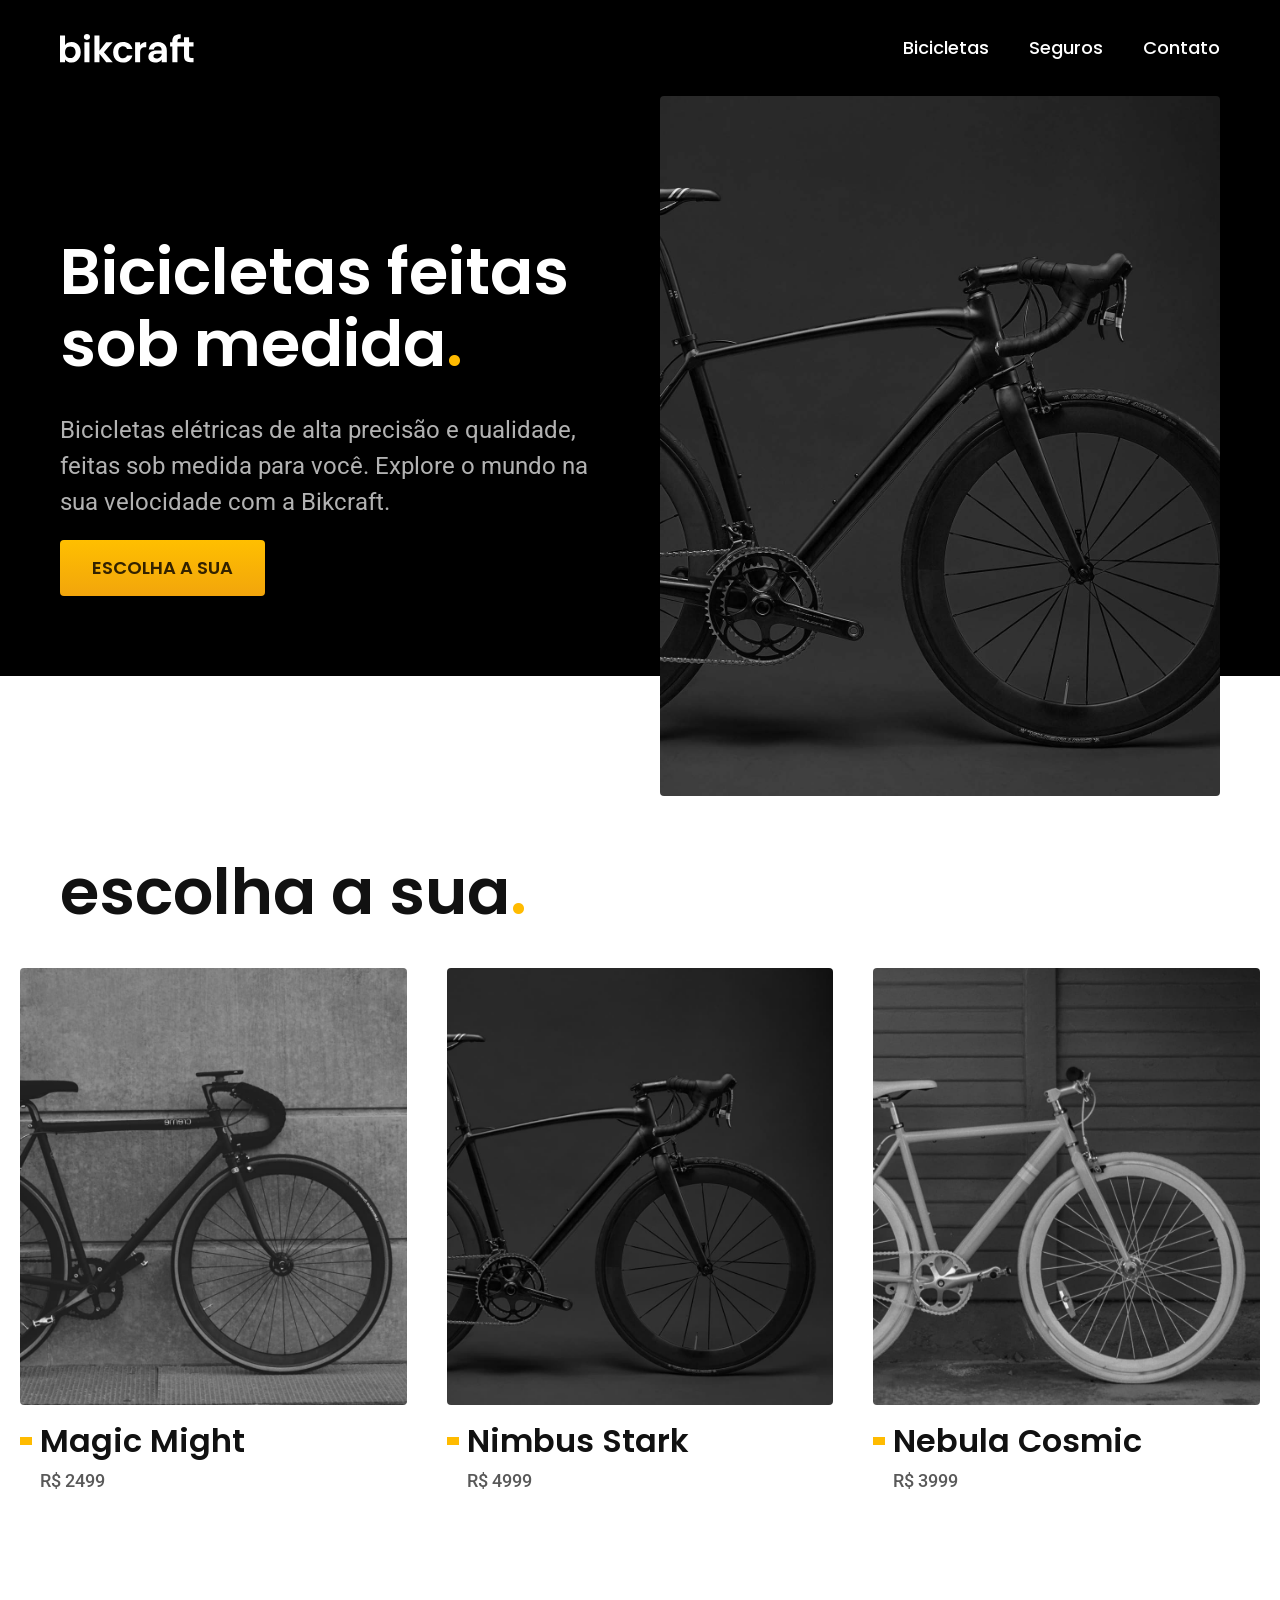
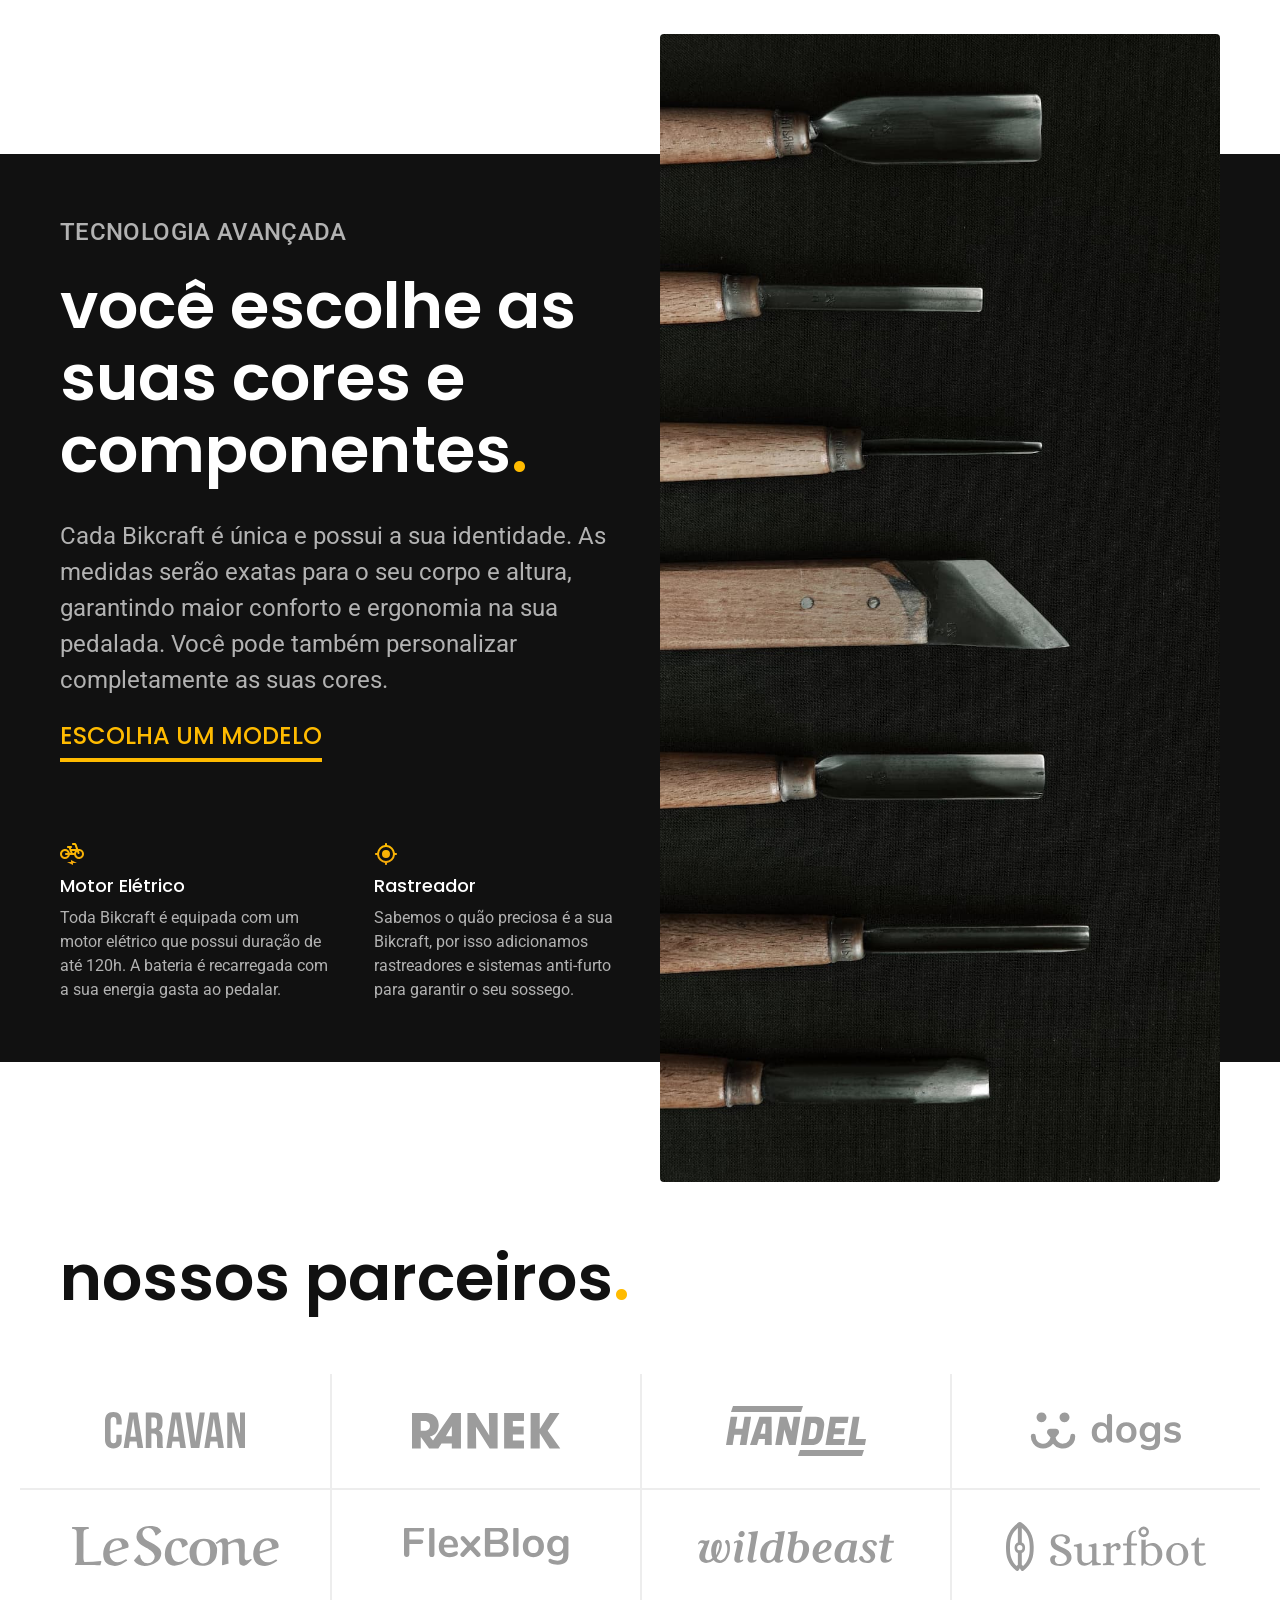
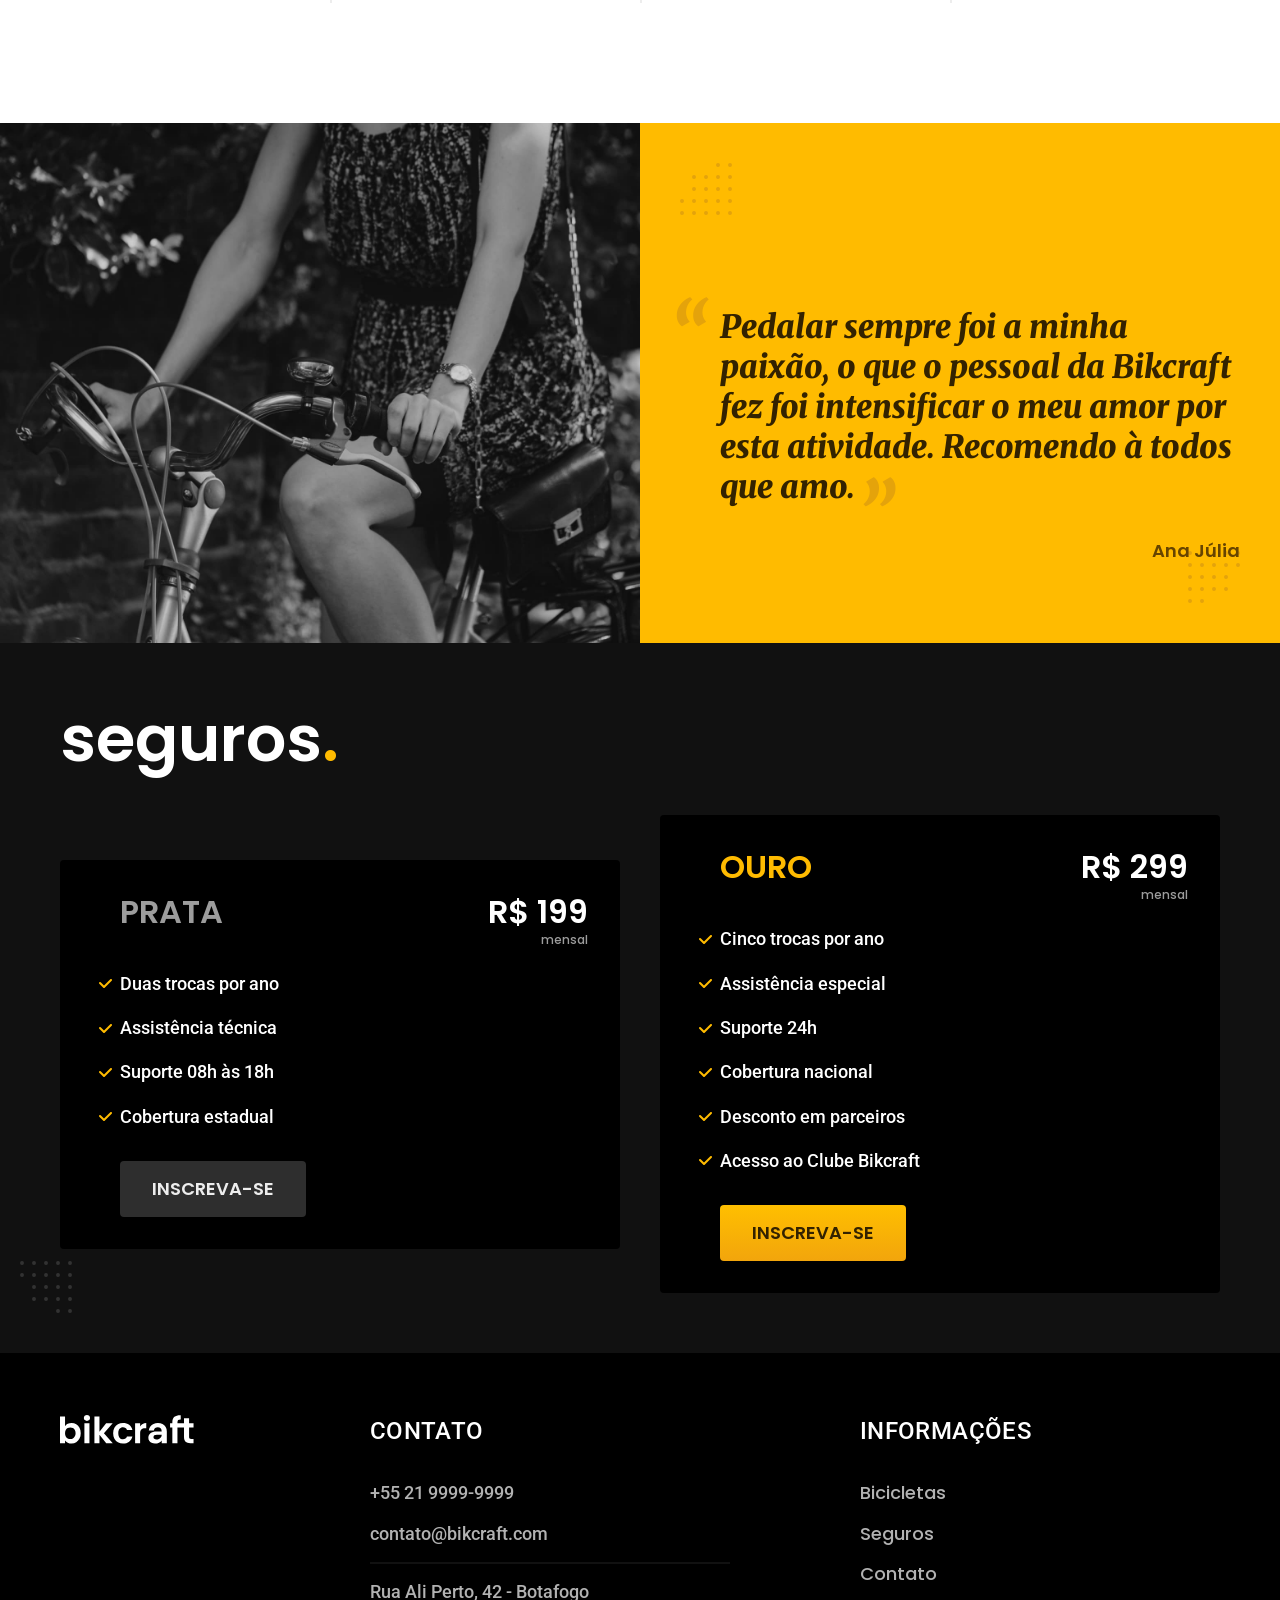
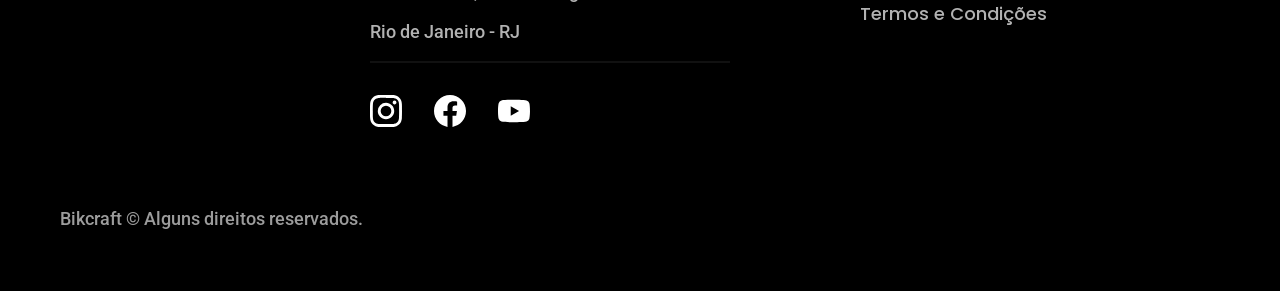
<file: index.html>
<!DOCTYPE html>
<html lang="pt-br">

<head>
  <meta charset="UTF-8">
  <meta name="viewport" content="width=device-width, initial-scale=1.0">
  <title>Bikcraft - Bicicletas Elétricas</title>
  <meta name="description" content="Bicicletas elétricas de alta precisão e qualidade,  feitas sob medida para o cliente. Explore o mundo na sua velocidade com a Bikcraft.">

  <link rel="icon" href="./favicon.svg" type="image/svg+xml">

  <link href="./css/style.css" rel="preload" as="style">
  <link href="./css/style.css" rel="stylesheet">

  <link rel="preconnect" href="https://fonts.googleapis.com">
  <link rel="preconnect" href="https://fonts.gstatic.com" crossorigin>
  <link href="https://fonts.googleapis.com/css2?family=Merriweather:ital,wght@1,900&family=Poppins:wght@500;600&family=Roboto:wght@400;500&display=swap" rel="stylesheet">
</head>

<body id="home">
  <header class="header-bg">
    <div class="header container">
      <a href="./">
        <img src="./img/bikcraft.svg" alt="Bikcraft" width="136" height="32">
      </a>
      <nav aria-label="primaria">
        <ul class="header-menu font-1-m cor-0">
          <li><a href="./bicicletas.html">Bicicletas</a></li>
          <li><a href="./seguros.html">Seguros</a></li>
          <li><a href="./contato.html">Contato</a></li>
        </ul>
      </nav>
    </div>
  </header>

  <main class="introducao-bg">
    <div class="introducao container">
      <div class="introducao-conteudo">
        <h1 class="font-1-xxl cor-0">Bicicletas feitas sob medida<span class="cor-p1">.</span></h1>
        <p class="font-2-l cor-5">Bicicletas elétricas de alta precisão e qualidade, feitas sob medida para você. Explore o mundo na sua velocidade com a Bikcraft.</p>
        <a class="botao" href="./bicicletas.html">Escolha a sua</a>
      </div>
      <picture>
        <source media="(max-width: 800px)" srcset="./img/bicicletas/nimbus.jpg">
        <img src="./img/fotos/introducao.jpg" alt="Bicicleta preta com motor elétrico" width="640" height="800">
      </picture>
    </div>
  </main>

  <article class="bicicletas-lista">
    <h2 class="container font-1-xxl">escolha a sua<span class="cor-p1">.</span></h2>

    <ul>
      <li>
        <a href="./bicicletas/magic.html">
          <img src="./img/bicicletas/magic-home.jpg" alt="Bicicleta preta" width="460" height="520">
          <h3 class="font-1-xl">Magic Might</h3>
          <span class="font-2-m cor-8">R$ 2499</span>
        </a>
      </li>
      <li>
        <a href="./bicicletas/nimbus.html">
          <img src="./img/bicicletas/nimbus-home.jpg" alt="Bicicleta preta" width="460" height="520">
          <h3 class="font-1-xl">Nimbus Stark</h3>
          <span class="font-2-m cor-8">R$ 4999</span>
        </a>
      </li>
      <li>
        <a href="./bicicletas/nebula.html">
          <img src="./img/bicicletas/nebula-home.jpg" alt="Bicicleta branca" width="460" height="520">
          <h3 class="font-1-xl">Nebula Cosmic</h3>
          <span class="font-2-m cor-8">R$ 3999</span>
        </a>
      </li>
    </ul>
  </article>

  <article class="tecnologia-bg">
    <div class="tecnologia container">
      <div class="tecnologia-conteudo">
        <span class="font-2-l-b cor-5">Tecnologia Avançada</span>
        <h2 class="font-1-xxl cor-0">você escolhe as<br>suas cores e<br>componentes<span class="cor-p1">.</span></h2>
        <p class="font-2-l cor-5">Cada Bikcraft é única e possui a sua identidade. As medidas serão exatas para o seu corpo e altura, garantindo maior conforto e ergonomia na sua pedalada. Você pode também personalizar completamente as suas cores.</p>
        <a class="link" href="./bicicletas.html">Escolha um modelo</a>
        <div class="tecnologia-vantagens">
          <div>
            <img src="./img/icones/eletrica.svg" alt="" width="24" height="24">
            <h3 class="font-1-m cor-0">Motor Elétrico</h3>
            <p class="font-2-s cor-5">Toda Bikcraft é equipada com um motor elétrico que possui duração de até 120h. A bateria é recarregada com a sua energia gasta ao pedalar.</p>
          </div>
          <div>
            <img src="./img/icones/rastreador.svg" alt="" width="24" height="24">
            <h3 class="font-1-m cor-0">Rastreador</h3>
            <p class="font-2-s cor-5">Sabemos o quão preciosa é a sua Bikcraft, por isso adicionamos rastreadores e sistemas anti-furto para garantir o seu sossego.</p>
          </div>
        </div>
      </div>
      <div class="tecnologia-imagem">
        <img src="./img/fotos/tecnologia.jpg" alt="" width="700" height="1120">
      </div>
    </div>
  </article>

  <section class="parceiros" aria-label="Nossos Parceiros">
    <h2 class="container font-1-xxl">nossos parceiros<span class="cor-p1">.</span></h2>
    <ul>
      <li><img src="./img/parceiros/caravan.svg" alt="Caravan" width="140" height="38"></li>
      <li><img src="./img/parceiros/ranek.svg" alt="Ranek" width="149" height="36"></li>
      <li><img src="./img/parceiros/handel.svg" alt="Handel" width="140" height="50"></li>
      <li><img src="./img/parceiros/dogs.svg" alt="Dogs" width="152" height="39"></li>
      <li><img src="./img/parceiros/lescone.svg" alt="LeScone" width="208" height="41"></li>
      <li><img src="./img/parceiros/flexblog.svg" alt="FlexBlog" width="165" height="38"></li>
      <li><img src="./img/parceiros/wildbeast.svg" alt="Wildbeast" width="196" height="34"></li>
      <li><img src="./img/parceiros/surfbot.svg" alt="Surfbot" width="200" height="49"></li>
    </ul>
  </section>

  <section class="depoimento" aria-label="Depoimento">
    <div>
      <img src="./img/fotos/depoimento.jpg" alt="Pessoa pedalando uma bicileta Bikcraft" width="780" height="680">
    </div>
    <div class="depoimento-conteudo">
      <blockquote class="font-1-xl cor-p5">
        <p>Pedalar sempre foi a minha paixão, o que o pessoal da Bikcraft fez foi intensificar o meu amor por esta atividade. Recomendo à todos que amo.</p>
      </blockquote>
      <span class="font-1-m-b cor-p4">Ana Júlia</span>
    </div>
  </section>

  <article class="seguros-bg">
    <div class="seguros container">
      <h2 class="font-1-xxl cor-0">seguros<span class="cor-p1">.</span></h2>
      <div class="seguros-item">
        <h3 class="font-1-xl cor-6">PRATA</h3>
        <span class="font-1-xl cor-0">R$ 199 <span class="font-1-xs cor-6">mensal</span></span>
        <ul class="font-2-m cor-0">
          <li>Duas trocas por ano</li>
          <li>Assistência técnica</li>
          <li>Suporte 08h às 18h</li>
          <li>Cobertura estadual</li>
        </ul>
        <a class="botao secundario" href="./orcamento.html?tipo=seguro&produto=prata">Inscreva-se</a>
      </div>
      <div class="seguros-item">
        <h3 class="font-1-xl cor-p1">OURO</h3>
        <span class="font-1-xl cor-0">R$ 299 <span class="font-1-xs cor-6">mensal</span></span>
        <ul class="font-2-m cor-0">
          <li>Cinco trocas por ano</li>
          <li>Assistência especial</li>
          <li>Suporte 24h</li>
          <li>Cobertura nacional</li>
          <li>Desconto em parceiros</li>
          <li>Acesso ao Clube Bikcraft</li>
        </ul>
        <a class="botao" href="./orcamento.html?tipo=seguro&produto=ouro">Inscreva-se</a>
      </div>
    </div>
  </article>

  <footer class="footer-bg">
    <div class="footer container">
      <img src="./img/bikcraft.svg" alt="Bikcraft" width="136" height="32">
      <div class="footer-contato">
        <h3 class="font-2-l-b cor-0">Contato</h3>
        <ul class="font-2-m cor-5">
          <li>+55 21 9999-9999</li>
          <li>contato@bikcraft.com</li>
          <li>Rua Ali Perto, 42 - Botafogo</li>
          <li>Rio de Janeiro - RJ</li>
        </ul>
        <div class="footer-redes">
          <a href="./"><img src="./img/redes/instagram.svg" alt="Instagram" width="32" height="32"></a>
          <a href="./"><img src="./img/redes/facebook.svg" alt="Facebook" width="32" height="32"></a>
          <a href="./"><img src="./img/redes/youtube.svg" alt="Youtube" width="32" height="32"></a>
        </div>
      </div>
      <div class="footer-informacoes">
        <h3 class="font-2-l-b cor-0">Informações</h3>
        <nav>
          <ul class="font-1-m cor-5">
            <li><a href="./bicicletas.html">Bicicletas</a></li>
            <li><a href="./seguros.html">Seguros</a></li>
            <li><a href="./contato.html">Contato</a></li>
            <li><a href="./termos.html">Termos e Condições</a></li>
          </ul>
        </nav>
      </div>
      <p class="font-2-m cor-6 footer-copy">Bikcraft © Alguns direitos reservados.</p>
    </div>
  </footer>

  <script src="./js/script.js"></script>
</body>

</html>
</file>
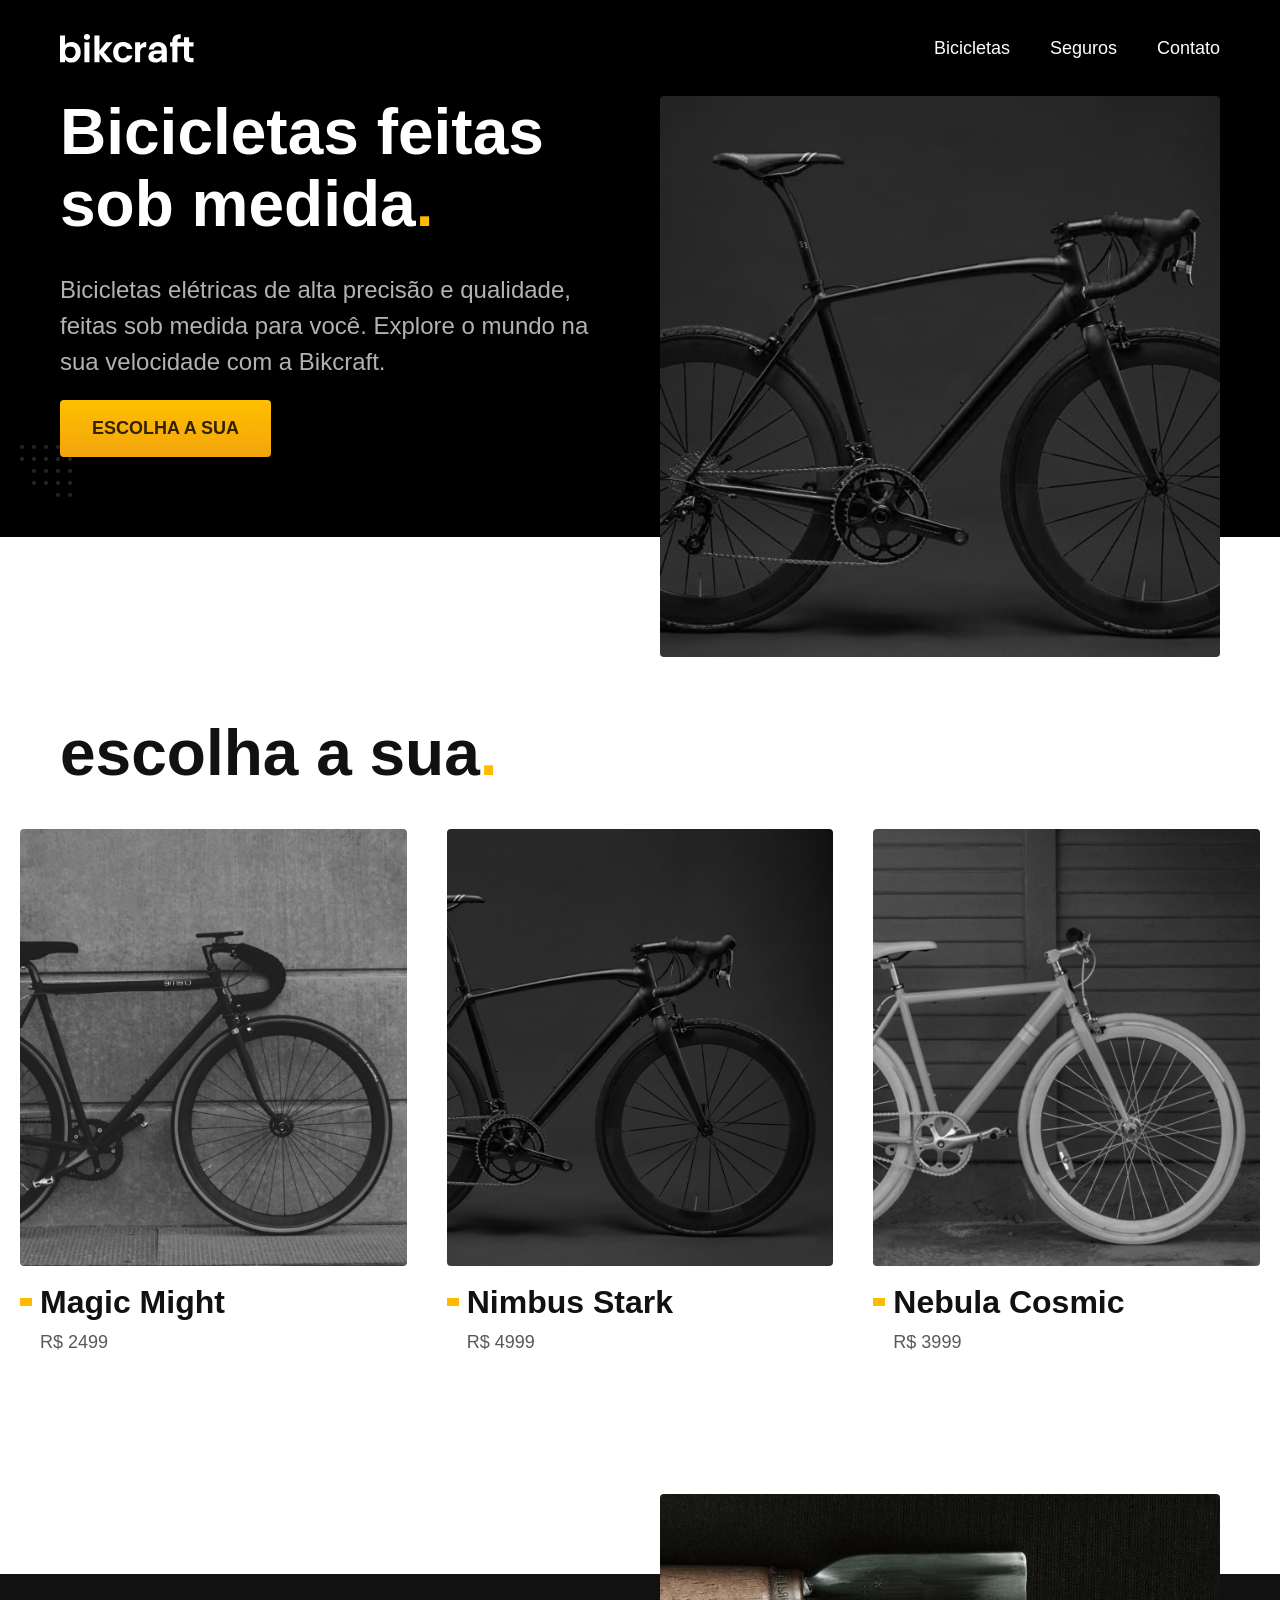
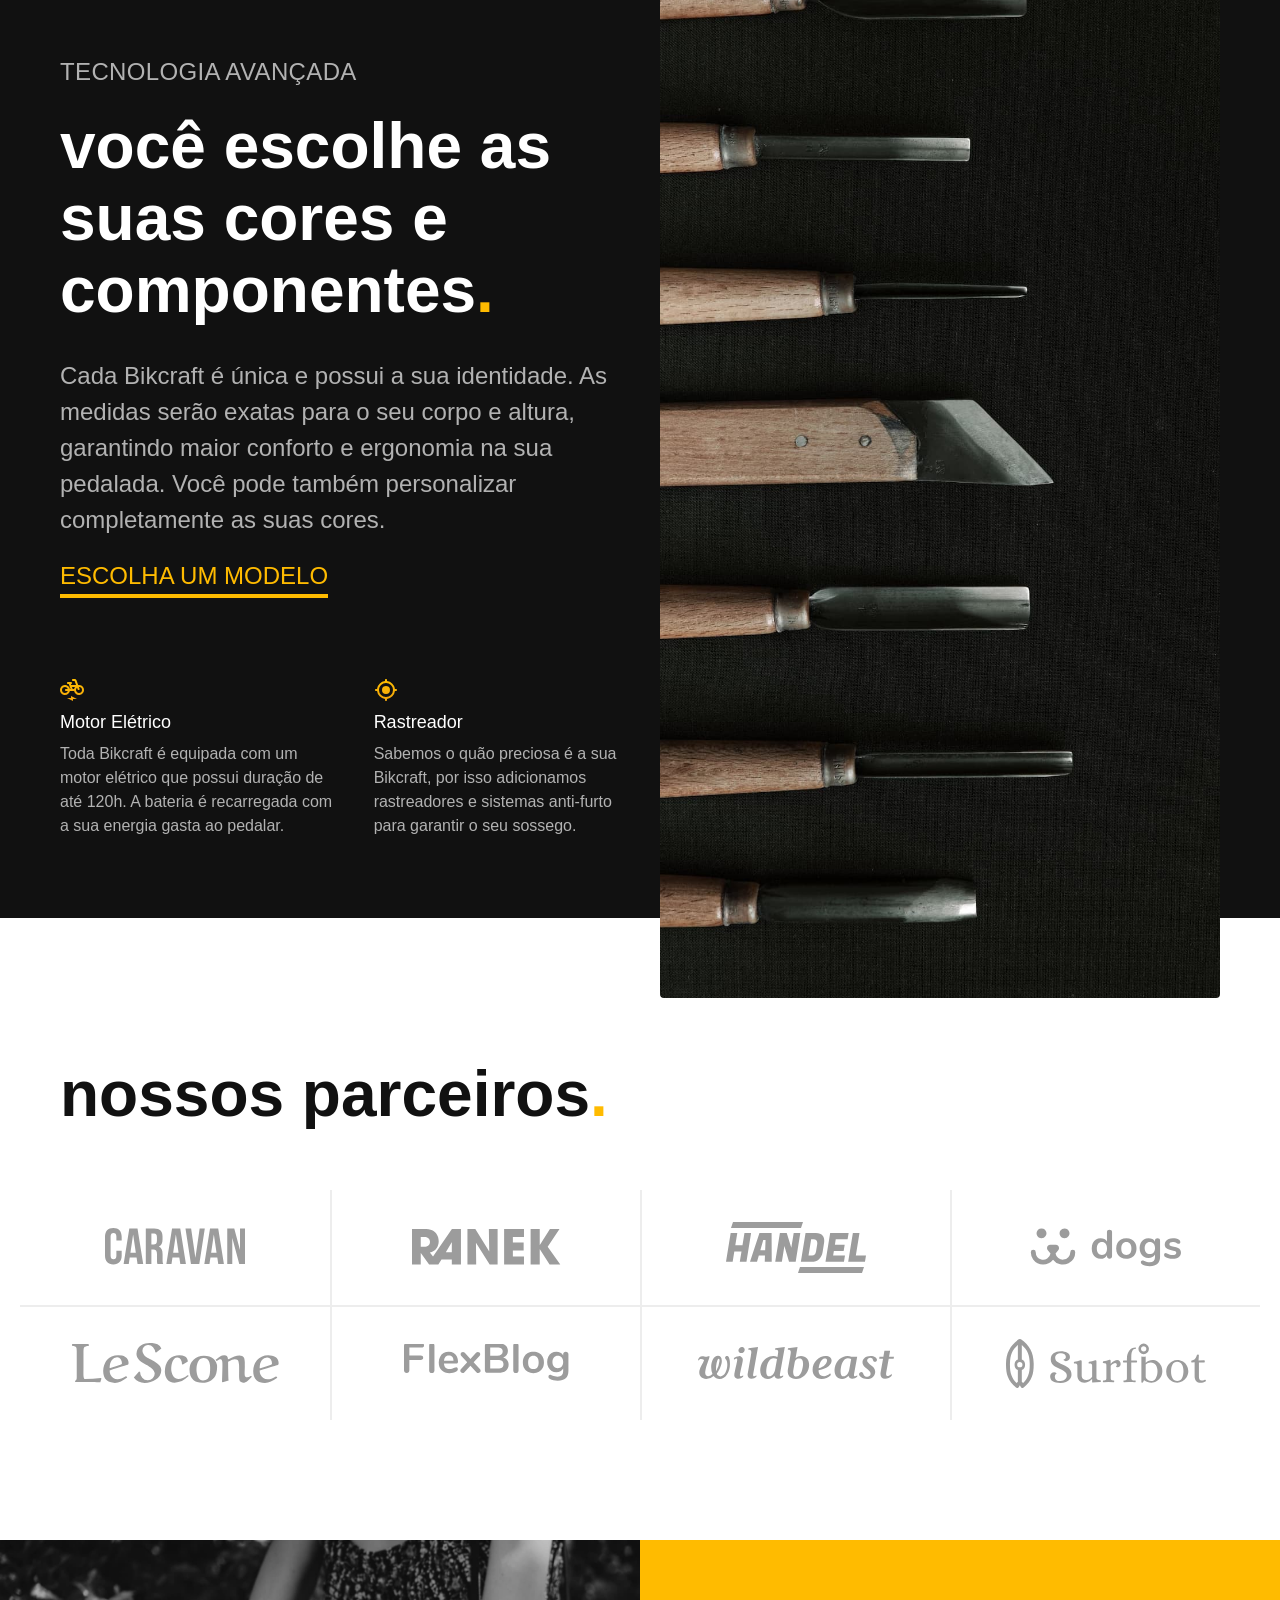
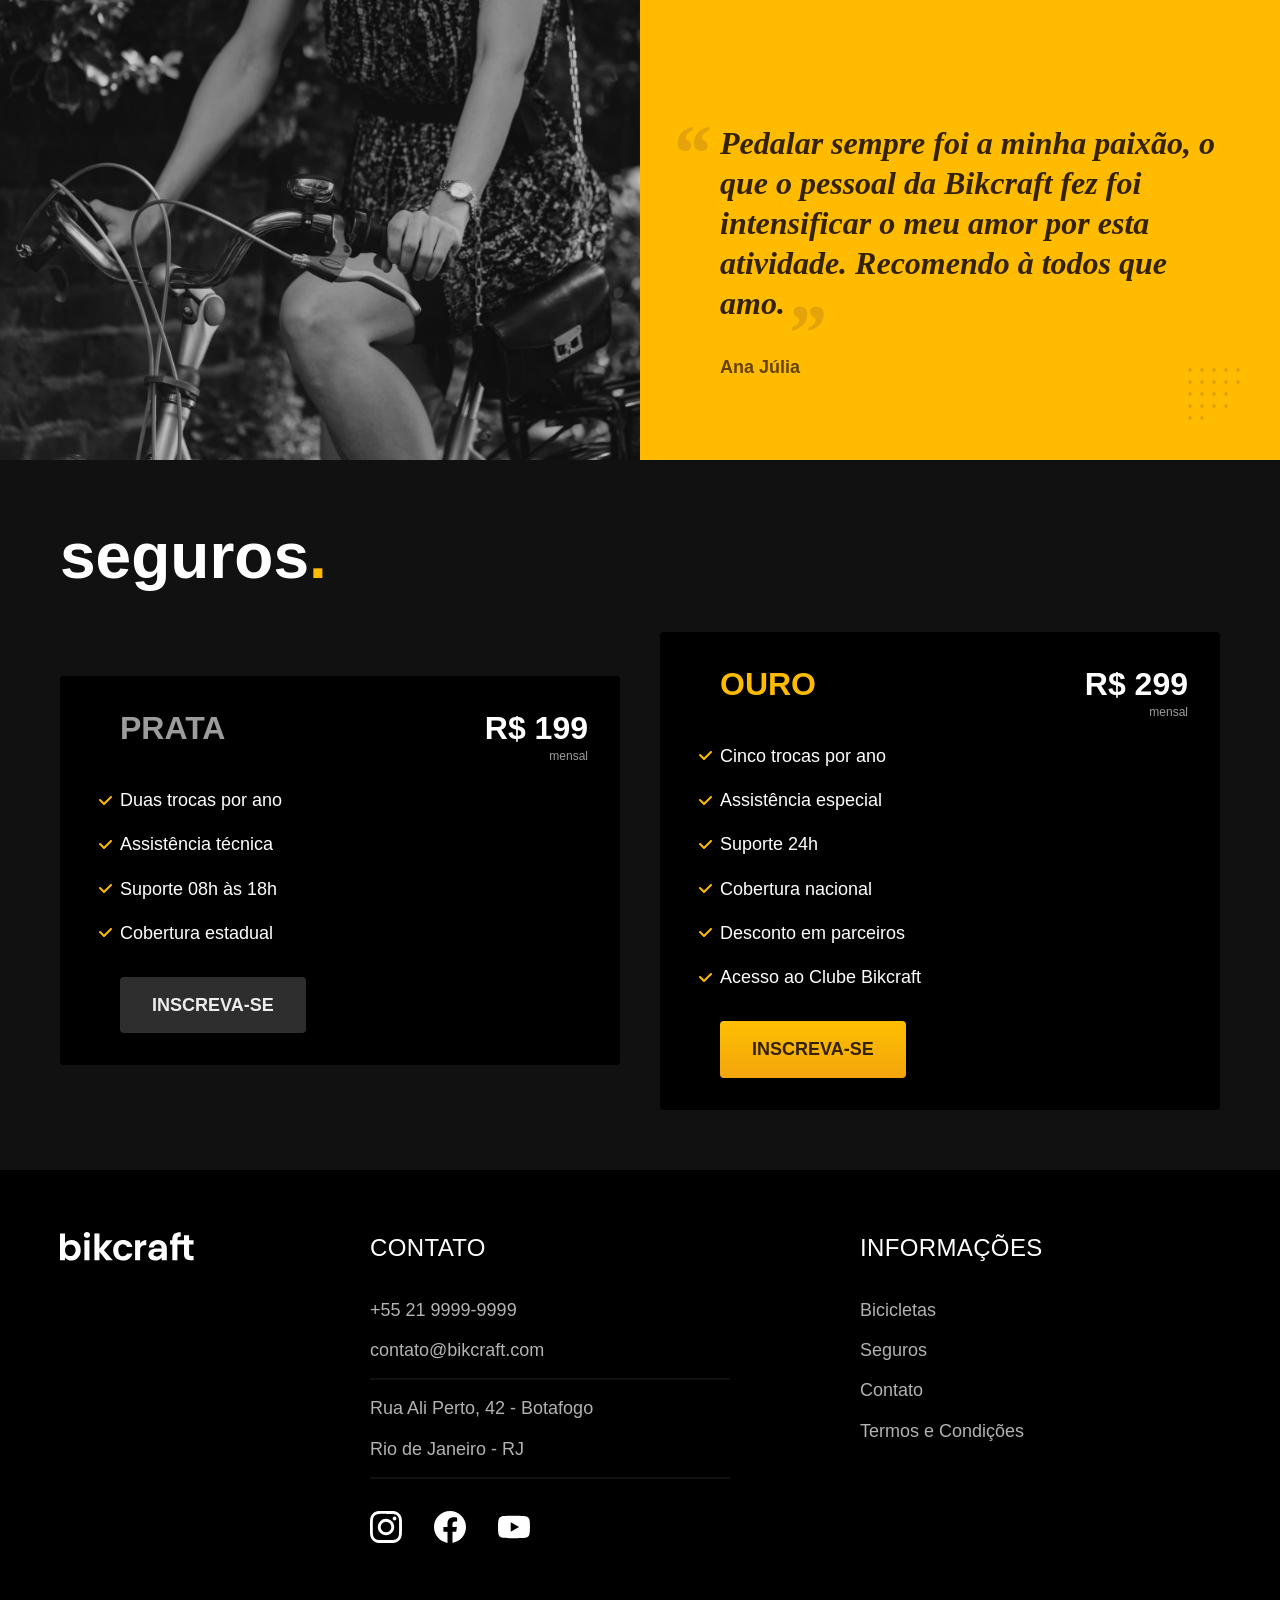
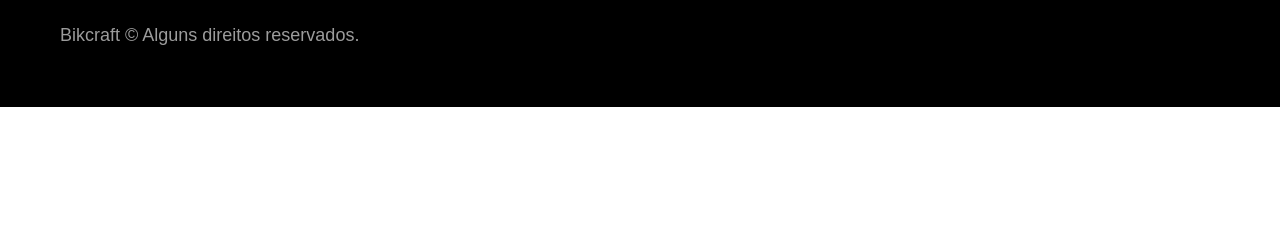
<file: img/bikcraft/index.html>
<!DOCTYPE html>
<html lang="pt-br">

<head>
  <meta charset="UTF-8">
  <meta name="viewport" content="width=device-width, initial-scale=1.0">

  <title>Bikcraft - Bicicletas Elétricas</title>
  <meta name="description" content="Bicicletas elétricas de alta precisão e qualidade, feitas sob medida para o cliente. Explore o mundo na sua velocidade com a Bikcraft.">

  <link rel="preload" href="./css/style.css" as="style">
  <link rel="stylesheet" href="./css/style.css">
</head>

<body>
  <header class="header-bg">
    <div class="header container">
      <a href="./">
        <img src="./img/bikcraft.svg" width="136" height="32" alt="Bikcraft">
      </a>

      <nav aria-label="primaria">
        <ul class="header-menu font-1-m cor-0">
          <li><a href="./bicicletas.html">Bicicletas</a></li>
          <li><a href="./seguros.html">Seguros</a></li>
          <li><a href="./contato.html">Contato</a></li>
        </ul>
      </nav>
    </div>
  </header>

  <main class="introducao-bg">
    <div class="introducao container">
      <div class="introducao-conteudo">
        <h1 class="font-1-xxl cor-0">Bicicletas feitas sob medida<span class="cor-p1">.</span></h1>
        <p class="font-2-l cor-5">Bicicletas elétricas de alta precisão e qualidade, feitas sob medida para você. Explore o mundo na sua velocidade com a Bikcraft.</p>
        <a class="botao" href="./bicicletas.html">Escolha a sua</a>
      </div>
      <picture>
        <source media="(max-width: 800px)" srcset="./img/bicicletas/nimbus.jpg">
        <img src="./img/fotos/introducao.jpg" width="1280" height="1600" alt="Bicicleta elétrica preta.">
      </picture>
    </div>
  </main>

  <article class="bicicletas-lista">
    <h2 class="container font-1-xxl">escolha a sua<span class="cor-p1">.</span></h2>

    <ul>
      <li>
        <a href="./bicicletas/magic.html">
          <img src="./img/bicicletas/magic-home.jpg" alt="Bicicleta preta" width="920" height="1040">
          <h3 class="font-1-xl">Magic Might</h3>
          <span class="font-2-m cor-8">R$ 2499</span>
        </a>
      </li>
      <li>
        <a href="./bicicletas/nimbus.html">
          <img src="./img/bicicletas/nimbus-home.jpg" alt="Bicicleta preta" width="920" height="1040">
          <h3 class="font-1-xl">Nimbus Stark</h3>
          <span class="font-2-m cor-8">R$ 4999</span>
        </a>
      </li>
      <li>
        <a href="./bicicletas/nebula.html">
          <img src="./img/bicicletas/nebula-home.jpg" alt="Bicicleta preta" width="920" height="1040">
          <h3 class="font-1-xl">Nebula Cosmic</h3>
          <span class="font-2-m cor-8">R$ 3999</span>
        </a>
      </li>
    </ul>
  </article>

  <article class="tecnologia-bg">
    <div class="tecnologia container">
      <div class="tecnologia-conteudo">
        <span class="font-2-l-b cor-5">Tecnologia Avançada</span>
        <h2 class="font-1-xxl cor-0">você escolhe as suas cores e componentes<span class="cor-p1">.</span></h2>
        <p class="font-2-l cor-5">Cada Bikcraft é única e possui a sua identidade. As medidas serão exatas para o seu corpo e altura, garantindo maior conforto e ergonomia na sua pedalada. Você pode também personalizar completamente as suas cores.</p>
        <a class="link" href="./bicicletas.html">Escolha um modelo</a>
        <div class="tecnologia-vantagens">
          <div>
            <img src="./img/icones/eletrica.svg" width="24" height="24" alt="">
            <h3 class="font-1-m cor-0">Motor Elétrico</h3>
            <p class="font-2-s cor-5">Toda Bikcraft é equipada com um motor elétrico que possui duração de até 120h. A bateria é recarregada com a sua energia gasta ao pedalar.</p>
          </div>
          <div>
            <img src="./img/icones/rastreador.svg" width="24" height="24" alt="">
            <h3 class="font-1-m cor-0">Rastreador</h3>
            <p class="font-2-s cor-5">Sabemos o quão preciosa é a sua Bikcraft, por isso adicionamos rastreadores e sistemas anti-furto para garantir o seu sossego.</p>
          </div>
        </div>
      </div>
      <div class="tecnologia-imagem">
        <img src="./img/fotos/tecnologia.jpg" width="1200" height="1920" alt="">
      </div>
    </div>
  </article>

  <section class="parceiros" aria-label="Nossos Parceiros">
    <h2 class="container font-1-xxl">nossos parceiros<span class="cor-p1">.</span></h2>

    <ul>
      <li><img src="./img/parceiros/caravan.svg" alt="Caravan" width="140" height="38"></li>
      <li><img src="./img/parceiros/ranek.svg" alt="Ranek" width="149" height="36"></li>
      <li><img src="./img/parceiros/handel.svg" alt="Handel" width="140" height="50"></li>
      <li><img src="./img/parceiros/dogs.svg" alt="Dogs" width="152" height="39"></li>
      <li><img src="./img/parceiros/lescone.svg" alt="LeScone" width="208" height="41"></li>
      <li><img src="./img/parceiros/flexblog.svg" alt="FlexBlog" width="165" height="38"></li>
      <li><img src="./img/parceiros/wildbeast.svg" alt="Wildbeast" width="196" height="34"></li>
      <li><img src="./img/parceiros/surfbot.svg" alt="Surfbot" width="200" height="49"></li>
    </ul>
  </section>

  <section class="depoimento" aria-label="Depoimento">
    <div>
      <img src="./img/fotos/depoimento.jpg" width="1560" height="1360" alt="Pessoa pedalando uma bicicleta Bikcraft">
    </div>
    <div class="depoimento-conteudo">
      <blockquote class="font-1-xl cor-p5">
        <p>Pedalar sempre foi a minha paixão, o que o pessoal da Bikcraft fez foi intensificar o meu amor por esta atividade. Recomendo à todos que amo.</p>
      </blockquote>
      <span class="font-1-m-b cor-p4">Ana Júlia</span>
    </div>
  </section>

  <article class="seguros-bg">
    <div class="seguros container">
      <h2 class="font-1-xxl cor-0">seguros<span class="cor-p1">.</span></h2>
      <div class="seguros-item">
        <h3 class="font-1-xl cor-6">PRATA</h3>
        <span class="font-1-xl cor-0">R$ 199 <span class="font-1-xs cor-6">mensal</span></span>
        <ul class="font-2-m cor-0">
          <li>Duas trocas por ano</li>
          <li>Assistência técnica</li>
          <li>Suporte 08h às 18h</li>
          <li>Cobertura estadual</li>
        </ul>
        <a class="botao secundario" href="./orcamento.html">Inscreva-se</a>
      </div>

      <div class="seguros-item">
        <h3 class="font-1-xl cor-p1">OURO</h3>
        <span class="font-1-xl cor-0">R$ 299 <span class="font-1-xs cor-6">mensal</span></span>
        <ul class="font-2-m cor-0">
          <li>Cinco trocas por ano</li>
          <li>Assistência especial</li>
          <li>Suporte 24h</li>
          <li>Cobertura nacional</li>
          <li>Desconto em parceiros</li>
          <li>Acesso ao Clube Bikcraft</li>
        </ul>
        <a class="botao" href="./orcamento.html">Inscreva-se</a>
      </div>
    </div>
  </article>

  <footer class="footer-bg">
    <div class="footer container">
      <img src="./img/bikcraft.svg" width="136" height="32" alt="Bikcraft">
      <div class="footer-contato">
        <h3 class="font-2-l-b cor-0">Contato</h3>
        <ul class="font-2-m cor-5">
          <li><a href="tel:+552199999999">+55 21 9999-9999</a></li>
          <li><a href="mailto:contato@bikcraft.com">contato@bikcraft.com</a></li>
          <li>Rua Ali Perto, 42 - Botafogo</li>
          <li>Rio de Janeiro - RJ</li>
        </ul>
        <div class="footer-redes">
          <a href="./">
            <img src="./img/redes/instagram.svg" width="32" height="32" alt="Instagram">
          </a>
          <a href="./">
            <img src="./img/redes/facebook.svg" width="32" height="32" alt="Facebook">
          </a>
          <a href="./">
            <img src="./img/redes/youtube.svg" width="32" height="32" alt="Youtube">
          </a>
        </div>
      </div>
      <div class="footer-informacoes">
        <h3 class="font-2-l-b cor-0">Informações</h3>
        <nav>
          <ul class="font-1-m cor-5">
            <li><a href="./bicicletas.html">Bicicletas</a></li>
            <li><a href="./seguros.html">Seguros</a></li>
            <li><a href="./contato.html">Contato</a></li>
            <li><a href="./termos.html">Termos e Condições</a></li>
          </ul>
        </nav>
      </div>
      <p class="footer-copy font-2-m cor-6">Bikcraft © Alguns direitos reservados.</p>
    </div>
  </footer>
</body>

</html>
</file>
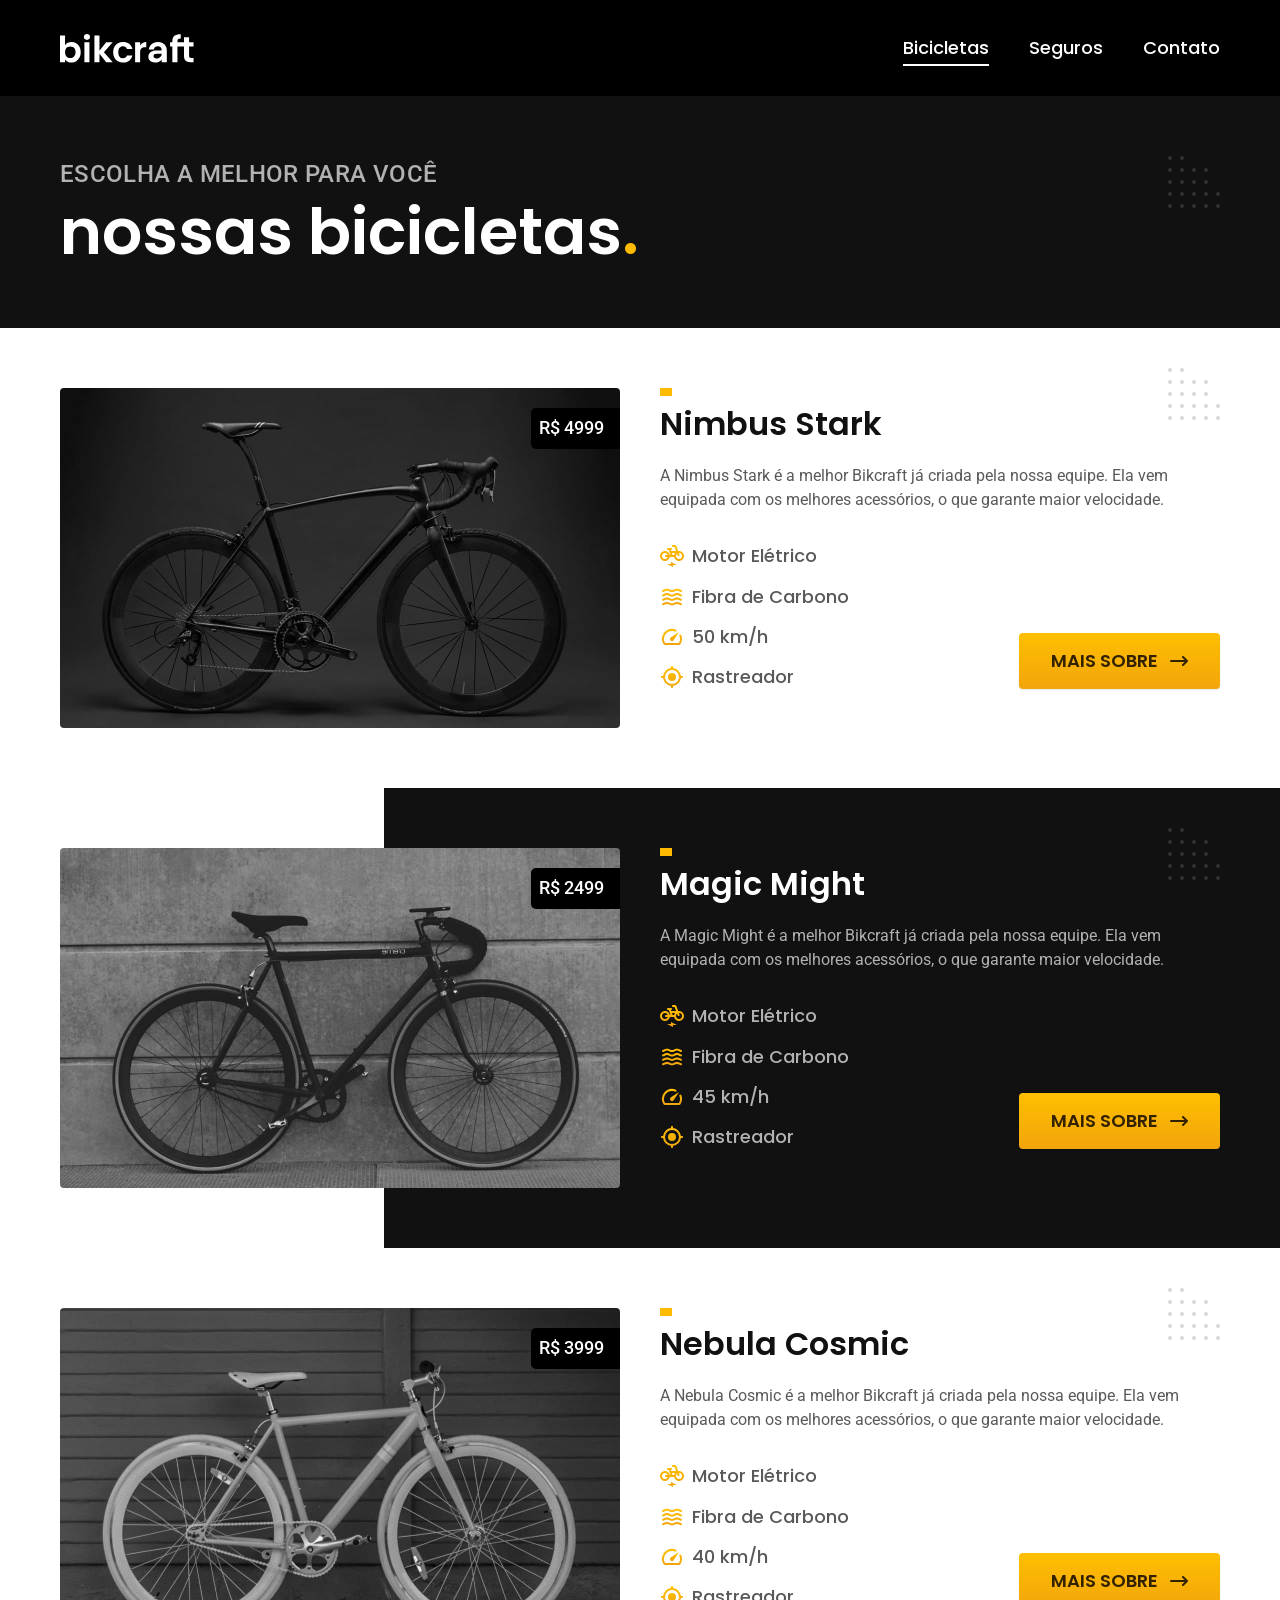
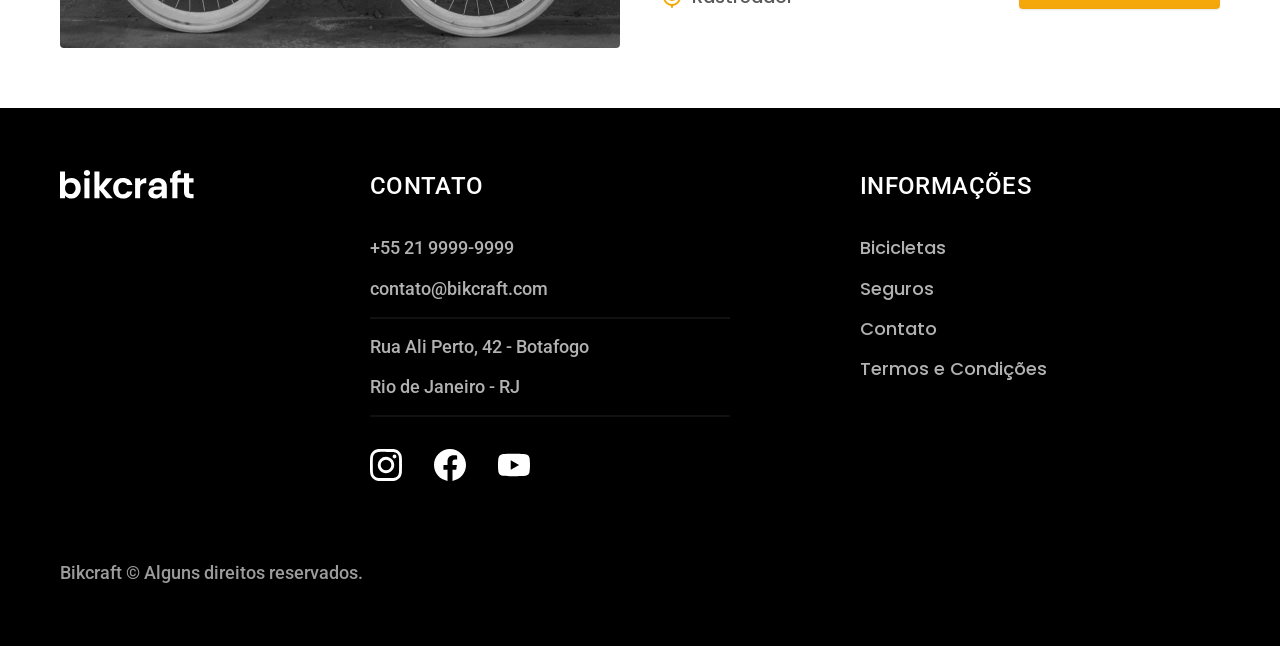
<file: bicicletas.html>
<!DOCTYPE html>
<html lang="pt-br">

<head>
  <meta charset="UTF-8">
  <meta name="viewport" content="width=device-width, initial-scale=1.0">
  <title>Bicicletas | Bikcraft</title>
  <meta name="description" content="Bicicletas elétricas de alta precisão e qualidade,  feitas sob medida para o cliente. Explore o mundo na sua velocidade com a Bikcraft.">

  <link rel="icon" href="./favicon.svg" type="image/svg+xml">

  <link href="./css/style.css" rel="preload" as="style">
  <link href="./css/style.css" rel="stylesheet">

  <link rel="preconnect" href="https://fonts.googleapis.com">
  <link rel="preconnect" href="https://fonts.gstatic.com" crossorigin>
  <link href="https://fonts.googleapis.com/css2?family=Merriweather:ital,wght@1,900&family=Poppins:wght@500;600&family=Roboto:wght@400;500&display=swap" rel="stylesheet">
</head>

<body id="bicicletas">
  <header class="header-bg">
    <div class="header container">
      <a href="./">
        <img src="./img/bikcraft.svg" alt="Bikcraft" width="136" height="32">
      </a>
      <nav aria-label="primaria">
        <ul class="header-menu font-1-m cor-0">
          <li><a href="./bicicletas.html">Bicicletas</a></li>
          <li><a href="./seguros.html">Seguros</a></li>
          <li><a href="./contato.html">Contato</a></li>
        </ul>
      </nav>
    </div>
  </header>

  <main>
    <div class="titulo">
      <div class="container">
        <p class="font-2-l-b cor-5">Escolha a melhor para você</p>
        <h1 class="font-1-xxl cor-0">nossas bicicletas<span class="cor-p1">.</span></h1>
      </div>
    </div>

    <div class="bicicletas-bg">
      <div class="bicicletas container">
        <div class="bicicletas-imagem">
          <img src="./img/bicicletas/nimbus.jpg" alt="Bicicleta preta" width="1120" height="680">
          <span class="font-2-m cor-0">R$ 4999</span>
        </div>
        <div class="bicicletas-conteudo">
          <h2 class="font-1-xl">Nimbus Stark</h2>
          <p class="font-2-s cor-8">A Nimbus Stark é a melhor Bikcraft já criada pela nossa equipe. Ela vem equipada com os melhores acessórios, o que garante maior velocidade.</p>
          <ul class="font-1-m cor-8">
            <li><img src="./img/icones/eletrica.svg" alt=""><span>Motor Elétrico</span></li>
            <li><img src="./img/icones/carbono.svg" alt=""><span>Fibra de Carbono</span></li>
            <li><img src="./img/icones/velocidade.svg" alt=""><span>50 km/h</span></li>
            <li><img src="./img/icones/rastreador.svg" alt=""><span>Rastreador</span></li>
          </ul>
          <a class="botao seta" href="./bicicletas/nimbus.html">Mais Sobre</a>
        </div>
      </div>
    </div>

    <div class="bicicletas-bg">
      <div class="bicicletas container">
        <div class="bicicletas-imagem">
          <img src="./img/bicicletas/magic.jpg" alt="Bicicleta preta" width="1120" height="680">
          <span class="font-2-m cor-0">R$ 2499</span>
        </div>
        <div class="bicicletas-conteudo">
          <h2 class="font-1-xl cor-0">Magic Might</h2>
          <p class="font-2-s cor-5">A Magic Might é a melhor Bikcraft já criada pela nossa equipe. Ela vem equipada com os melhores acessórios, o que garante maior velocidade.</p>
          <ul class="font-1-m cor-5">
            <li><img src="./img/icones/eletrica.svg" alt=""><span>Motor Elétrico</span></li>
            <li><img src="./img/icones/carbono.svg" alt=""><span>Fibra de Carbono</span></li>
            <li><img src="./img/icones/velocidade.svg" alt=""><span>45 km/h</span></li>
            <li><img src="./img/icones/rastreador.svg" alt=""><span>Rastreador</span></li>
          </ul>
          <a class="botao seta" href="./bicicletas/magic.html">Mais Sobre</a>
        </div>
      </div>
    </div>

    <div class="bicicletas-bg">
      <div class="bicicletas container">
        <div class="bicicletas-imagem">
          <img src="./img/bicicletas/nebula.jpg" alt="Bicicleta branca" width="1120" height="680">
          <span class="font-2-m cor-0">R$ 3999</span>
        </div>
        <div class="bicicletas-conteudo">
          <h2 class="font-1-xl">Nebula Cosmic</h2>
          <p class="font-2-s cor-8">A Nebula Cosmic é a melhor Bikcraft já criada pela nossa equipe. Ela vem equipada com os melhores acessórios, o que garante maior velocidade.</p>
          <ul class="font-1-m cor-8">
            <li><img src="./img/icones/eletrica.svg" alt=""><span>Motor Elétrico</span></li>
            <li><img src="./img/icones/carbono.svg" alt=""><span>Fibra de Carbono</span></li>
            <li><img src="./img/icones/velocidade.svg" alt=""><span>40 km/h</span></li>
            <li><img src="./img/icones/rastreador.svg" alt=""><span>Rastreador</span></li>
          </ul>
          <a class="botao seta" href="./bicicletas/nebula.html">Mais Sobre</a>
        </div>
      </div>
    </div>
  </main>

  <footer class="footer-bg">
    <div class="footer container">
      <img src="./img/bikcraft.svg" alt="Bikcraft">
      <div class="footer-contato">
        <h3 class="font-2-l-b cor-0">Contato</h3>
        <ul class="font-2-m cor-5">
          <li>+55 21 9999-9999</li>
          <li>contato@bikcraft.com</li>
          <li>Rua Ali Perto, 42 - Botafogo</li>
          <li>Rio de Janeiro - RJ</li>
        </ul>
        <div class="footer-redes">
          <a href="./"><img src="./img/redes/instagram.svg" alt="Instagram"></a>
          <a href="./"><img src="./img/redes/facebook.svg" alt="Facebook"></a>
          <a href="./"><img src="./img/redes/youtube.svg" alt="Youtube"></a>
        </div>
      </div>
      <div class="footer-informacoes">
        <h3 class="font-2-l-b cor-0">Informações</h3>
        <nav>
          <ul class="font-1-m cor-5">
            <li><a href="./bicicletas.html">Bicicletas</a></li>
            <li><a href="./seguros.html">Seguros</a></li>
            <li><a href="./contato.html">Contato</a></li>
            <li><a href="./termos.html">Termos e Condições</a></li>
          </ul>
        </nav>
      </div>
      <p class="font-2-m cor-6 footer-copy">Bikcraft © Alguns direitos reservados.</p>
    </div>
  </footer>

  <script src="./js/script.js"></script>
</body>

</html>
</file>
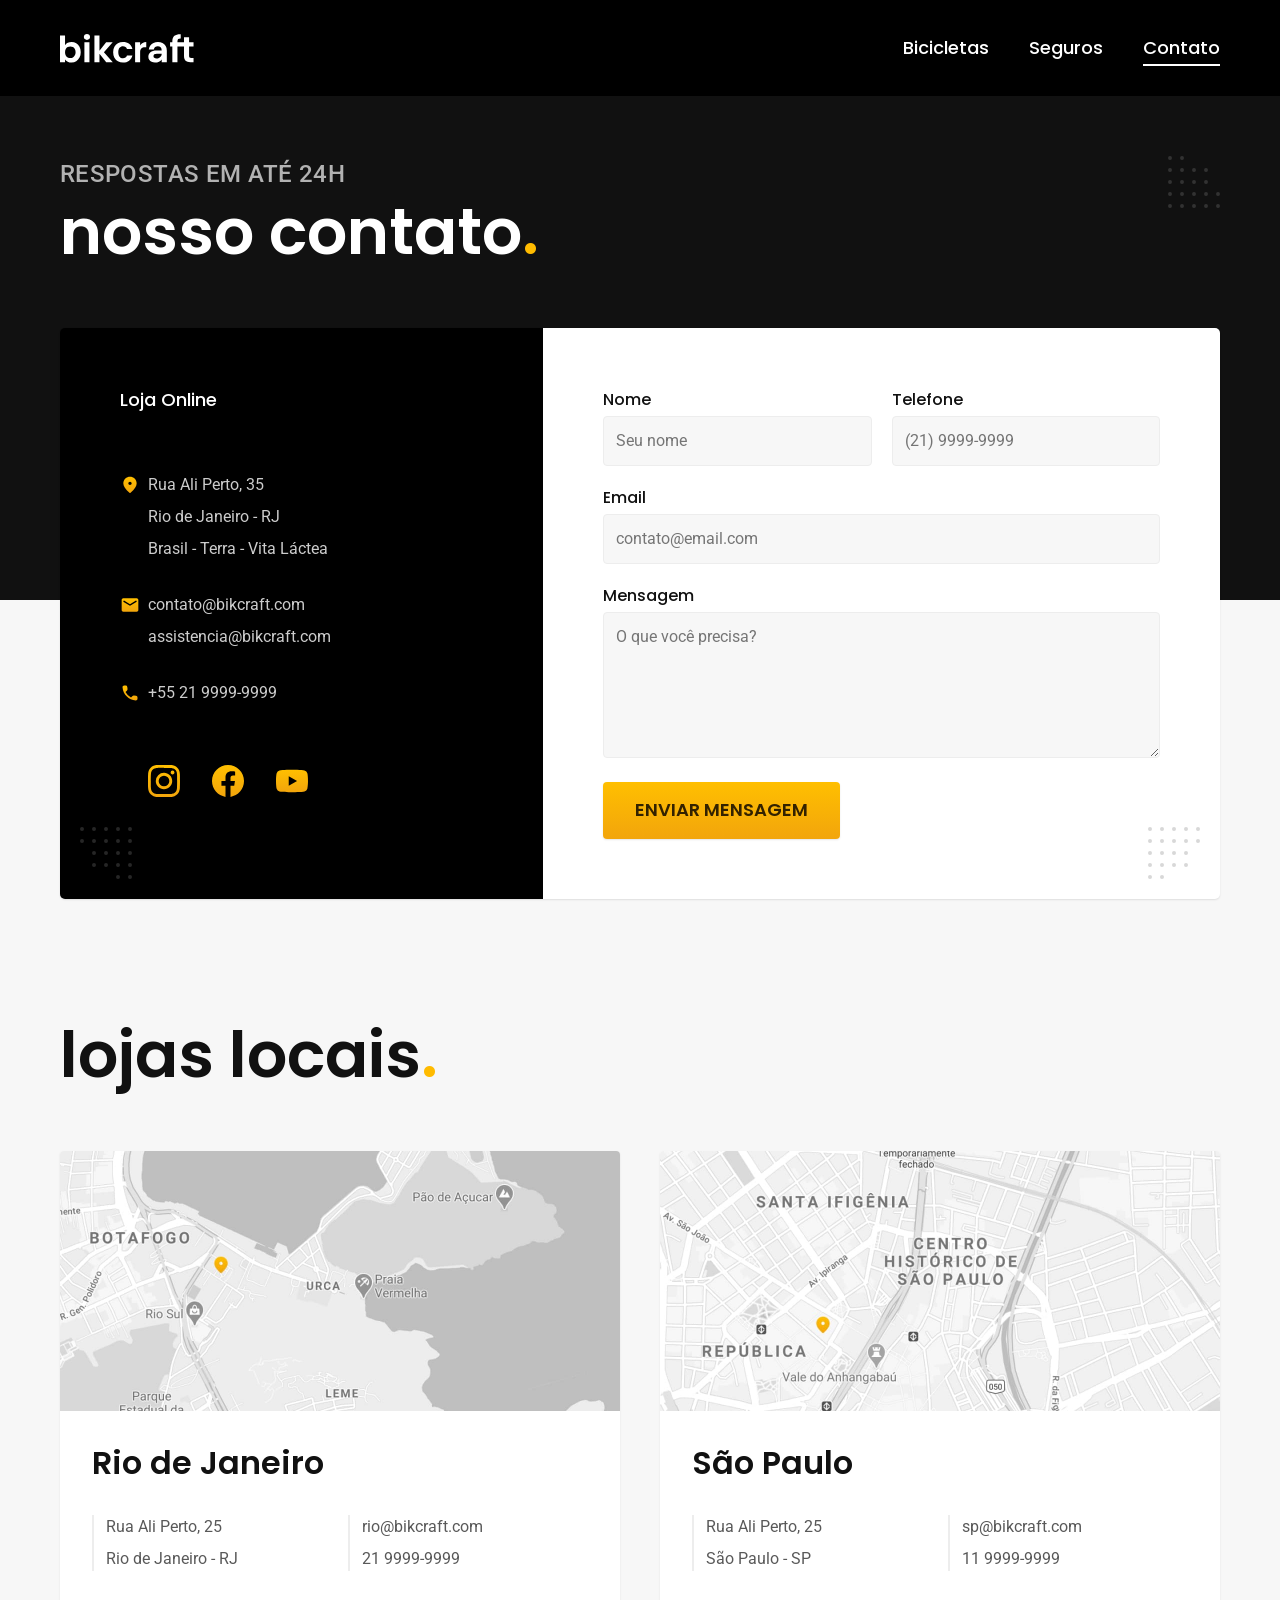
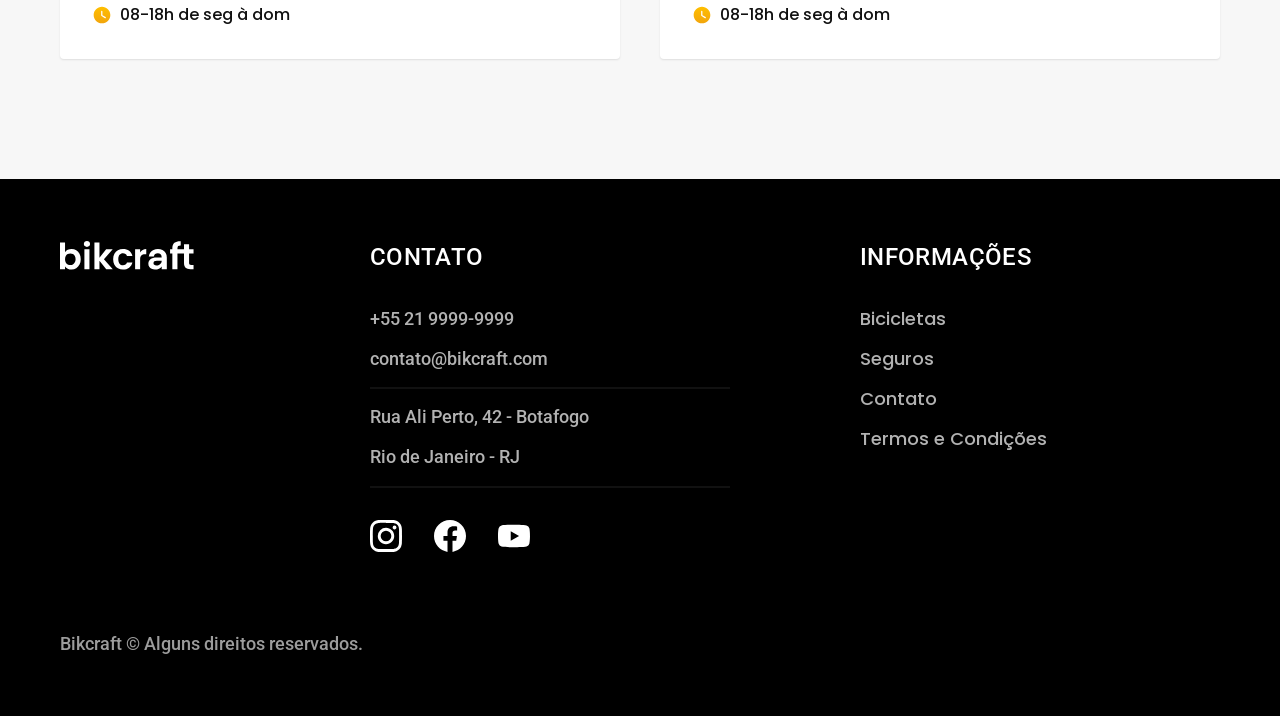
<file: contato.html>
<!DOCTYPE html>
<html lang="pt-br">

<head>
  <meta charset="UTF-8">
  <meta name="viewport" content="width=device-width, initial-scale=1.0">
  <title>Contato | Bikcraft</title>
  <meta name="description" content="Bicicletas elétricas de alta precisão e qualidade,  feitas sob medida para o cliente. Explore o mundo na sua velocidade com a Bikcraft.">

  <link rel="icon" href="./favicon.svg" type="image/svg+xml">

  <link href="./css/style.css" rel="preload" as="style">
  <link href="./css/style.css" rel="stylesheet">

  <link rel="preconnect" href="https://fonts.googleapis.com">
  <link rel="preconnect" href="https://fonts.gstatic.com" crossorigin>
  <link href="https://fonts.googleapis.com/css2?family=Merriweather:ital,wght@1,900&family=Poppins:wght@500;600&family=Roboto:wght@400;500&display=swap" rel="stylesheet">
</head>

<body id="contato">
  <header class="header-bg">
    <div class="header container">
      <a href="./">
        <img src="./img/bikcraft.svg" alt="Bikcraft" width="136" height="32">
      </a>
      <nav aria-label="primaria">
        <ul class="header-menu font-1-m cor-0">
          <li><a href="./bicicletas.html">Bicicletas</a></li>
          <li><a href="./seguros.html">Seguros</a></li>
          <li><a href="./contato.html">Contato</a></li>
        </ul>
      </nav>
    </div>
  </header>

  <main>
    <div class="titulo">
      <div class="container">
        <p class="font-2-l-b cor-5">Respostas em até 24h</p>
        <h1 class="font-1-xxl cor-0">nosso contato<span class="cor-p1">.</span></h1>
      </div>
    </div>

    <div class="contato container">
      <section class="contato-dados" aria-label="Endereço">
        <h2 class="cor-0 font-1-m">Loja Online</h2>
        <div class="contato-endereco font-2-s cor-4">
          <p>Rua Ali Perto, 35</p>
          <p>Rio de Janeiro - RJ</p>
          <p>Brasil - Terra - Vita Láctea</p>
        </div>
        <address class="contato-meios font-2-s cor-4">
          <a href="mailto:contato@bikcraft.com">contato@bikcraft.com</a>
          <a href="mailto:assistencia@bikcraft.com">assistencia@bikcraft.com</a>
          <a href="tel:+552199999999">+55 21 9999-9999</a>
        </address>
        <div class="contato-redes">
          <a href="./"><img src="./img/redes/instagram-p.svg" alt="Instagram"></a>
          <a href="./"><img src="./img/redes/facebook-p.svg" alt="Facebook"></a>
          <a href="./"><img src="./img/redes/youtube-p.svg" alt="Youtube"></a>
        </div>
      </section>
      <section class="contato-formulario" aria-label="Formulário">
        <form class="form" action="./">
          <div>
            <label for="nome">Nome</label>
            <input type="text" id="nome" name="nome" placeholder="Seu nome">
          </div>
          <div>
            <label for="telefone">Telefone</label>
            <input type="text" id="telefone" name="telefone" placeholder="(21) 9999-9999">
          </div>
          <div class="col-2">
            <label for="email">Email</label>
            <input type="email" id="email" name="email" placeholder="contato@email.com">
          </div>
          <div class="col-2">
            <label for="mensagem">Mensagem</label>
            <textarea id="mensagem" name="mensagem" placeholder="O que você precisa?" rows="5"></textarea>
          </div>
          <button class="botao col-2">Enviar Mensagem</button>
        </form>
      </section>
    </div>
  </main>

  <article class="lojas container">
    <h2 class="font-1-xxl">lojas locais<span class="cor-p1">.</span></h2>
    <div class="lojas-item">
      <img src="./img/lojas/rj.jpg" alt="mapa marcando o endereço da loja no Rio de Janeiro" width="560" height="260">
      <div class="lojas-conteudo">
        <h3 class="font-1-xl">Rio de Janeiro</h3>
        <div class="lojas-dados font-2-s cor-8">
          <p>Rua Ali Perto, 25</p>
          <p>Rio de Janeiro - RJ</p>
        </div>
        <div class="lojas-dados font-2-s cor-8">
          <a href="mailto:rio@bikcraft.com">rio@bikcraft.com</a>
          <a href="tel:+552199999999">21 9999-9999</a>
        </div>
        <p class="lojas-tempo font-1-s"><img src="./img/icones/horario.svg" alt="">08-18h de seg à dom</p>
      </div>
    </div>
    <div class="lojas-item">
      <img src="./img/lojas/sp.jpg" alt="mapa marcando o endereço da loja no Rio de Janeiro">
      <div class="lojas-conteudo">
        <h3 class="font-1-xl">São Paulo</h3>
        <div class="lojas-dados font-2-s cor-8">
          <p>Rua Ali Perto, 25</p>
          <p>São Paulo - SP</p>
        </div>
        <div class="lojas-dados font-2-s cor-8">
          <a href="mailto:rio@bikcraft.com">sp@bikcraft.com</a>
          <a href="tel:+551199999999">11 9999-9999</a>
        </div>
        <p class="lojas-tempo font-1-s"><img src="./img/icones/horario.svg" alt="">08-18h de seg à dom</p>
      </div>
    </div>
  </article>

  <footer class="footer-bg">
    <div class="footer container">
      <img src="./img/bikcraft.svg" alt="Bikcraft">
      <div class="footer-contato">
        <h3 class="font-2-l-b cor-0">Contato</h3>
        <ul class="font-2-m cor-5">
          <li>+55 21 9999-9999</li>
          <li>contato@bikcraft.com</li>
          <li>Rua Ali Perto, 42 - Botafogo</li>
          <li>Rio de Janeiro - RJ</li>
        </ul>
        <div class="footer-redes">
          <a href="./"><img src="./img/redes/instagram.svg" alt="Instagram"></a>
          <a href="./"><img src="./img/redes/facebook.svg" alt="Facebook"></a>
          <a href="./"><img src="./img/redes/youtube.svg" alt="Youtube"></a>
        </div>
      </div>
      <div class="footer-informacoes">
        <h3 class="font-2-l-b cor-0">Informações</h3>
        <nav>
          <ul class="font-1-m cor-5">
            <li><a href="./bicicletas.html">Bicicletas</a></li>
            <li><a href="./seguros.html">Seguros</a></li>
            <li><a href="./contato.html">Contato</a></li>
            <li><a href="./termos.html">Termos e Condições</a></li>
          </ul>
        </nav>
      </div>
      <p class="font-2-m cor-6 footer-copy">Bikcraft © Alguns direitos reservados.</p>
    </div>
  </footer>

  <script src="./js/script.js"></script>
</body>

</html>
</file>
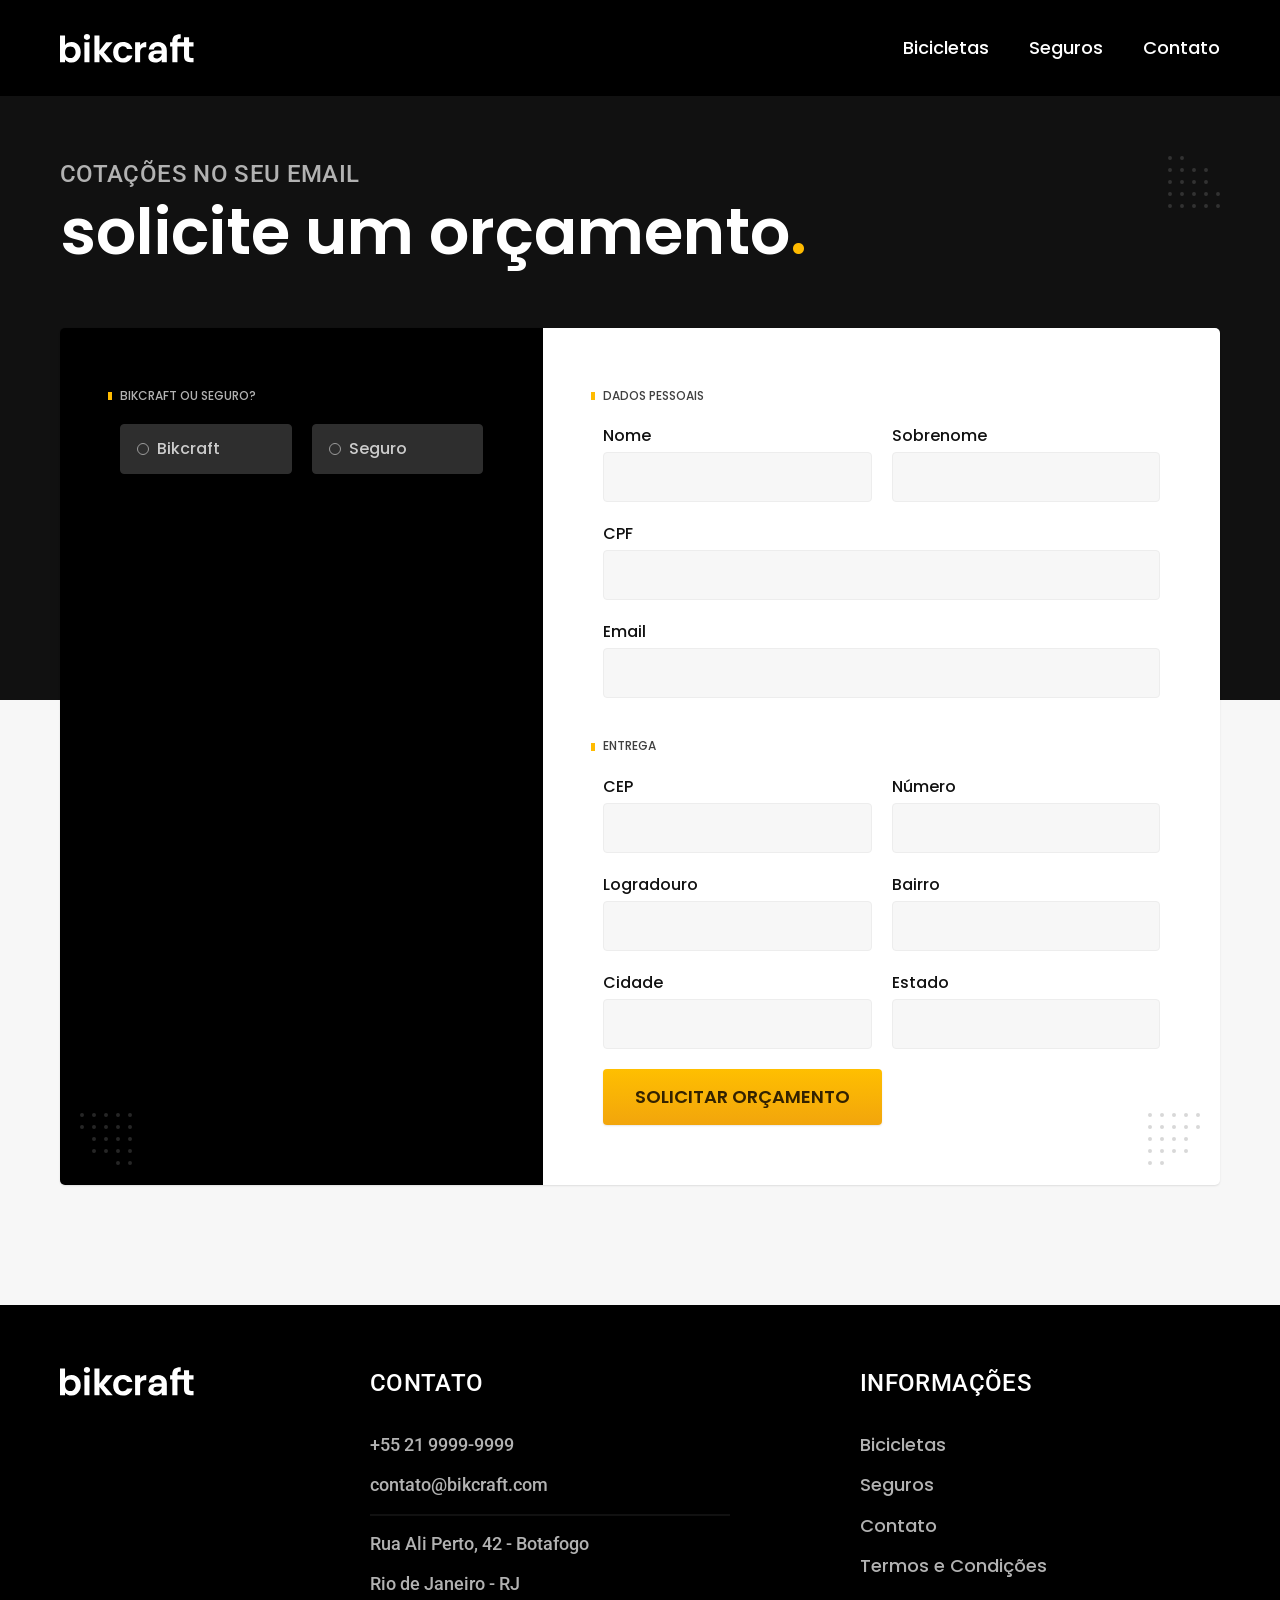
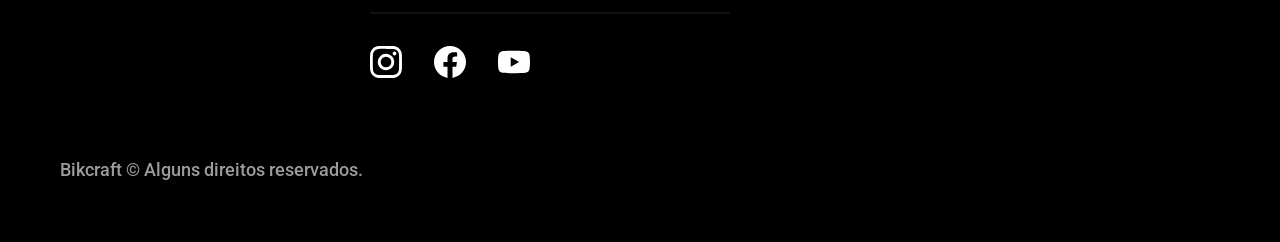
<file: orcamento.html>
<!DOCTYPE html>
<html lang="pt-br">

<head>
  <meta charset="UTF-8">
  <meta name="viewport" content="width=device-width, initial-scale=1.0">
  <title>Orçamento | Bikcraft</title>
  <meta name="description" content="Bicicletas elétricas de alta precisão e qualidade,  feitas sob medida para o cliente. Explore o mundo na sua velocidade com a Bikcraft.">

  <link rel="icon" href="./favicon.svg" type="image/svg+xml">

  <link href="./css/style.css" rel="preload" as="style">
  <link href="./css/style.css" rel="stylesheet">

  <link rel="preconnect" href="https://fonts.googleapis.com">
  <link rel="preconnect" href="https://fonts.gstatic.com" crossorigin>
  <link href="https://fonts.googleapis.com/css2?family=Merriweather:ital,wght@1,900&family=Poppins:wght@500;600&family=Roboto:wght@400;500&display=swap" rel="stylesheet">
</head>

<body id="orcamento">
  <header class="header-bg">
    <div class="header container">
      <a href="./">
        <img src="./img/bikcraft.svg" alt="Bikcraft" width="136" height="32">
      </a>
      <nav aria-label="primaria">
        <ul class="header-menu font-1-m cor-0">
          <li><a href="./bicicletas.html">Bicicletas</a></li>
          <li><a href="./seguros.html">Seguros</a></li>
          <li><a href="./contato.html">Contato</a></li>
        </ul>
      </nav>
    </div>
  </header>

  <main>
    <div class="titulo">
      <div class="container">
        <p class="font-2-l-b cor-5">Cotações no seu email</p>
        <h1 class="font-1-xxl cor-0">solicite um orçamento<span class="cor-p1">.</span></h1>
      </div>
    </div>

    <form class="orcamento container" action="./">
      <!-- Produto -->
      <div class="orcamento-produto">
        <h2 class="font-1-xs cor-5">Bikcraft ou Seguro?</h2>

        <input type="radio" name="tipo" value="bikcraft" id="bikcraft">
        <label for="bikcraft">Bikcraft</label>

        <input type="radio" name="tipo" value="seguro" id="seguro">
        <label for="seguro">Seguro</label>

        <div class="orcamento-conteudo" id="orcamento-bikcraft">
          <h2 class="font-1-xs cor-5">Escolha a sua:</h2>

          <input type="radio" name="produto" value="nimbus" id="nimbus">
          <label for="nimbus">Nimbus Stark <span>R$ 4999</span></label>
          <div class="radio-detalhes">
            <ul class="font-1-xs cor-8">
              <li><img src="./img/icones/eletrica.svg" alt=""> Motor Elétrico</li>
              <li><img src="./img/icones/carbono.svg" alt=""> Fibra de Carbono</li>
              <li><img src="./img/icones/velocidade.svg" alt=""> 50 km/h</li>
              <li><img src="./img/icones/rastreador.svg" alt=""> Rastreador</li>
            </ul>
            <img src="./img/bicicletas/nimbus.jpg" alt="Bicicleta preta">
          </div>

          <input type="radio" name="produto" value="magic" id="magic">
          <label for="magic">Magic Might <span>R$ 2499</span></label>
          <div class="radio-detalhes">
            <ul class="font-1-xs cor-8">
              <li><img src="./img/icones/eletrica.svg" alt=""> Motor Elétrico</li>
              <li><img src="./img/icones/carbono.svg" alt=""> Fibra de Carbono</li>
              <li><img src="./img/icones/velocidade.svg" alt=""> 45 km/h</li>
              <li><img src="./img/icones/rastreador.svg" alt=""> Rastreador</li>
            </ul>
            <img src="./img/bicicletas/magic.jpg" alt="Bicicleta preta">
          </div>

          <input type="radio" name="produto" value="nebula" id="nebula">
          <label for="nebula">Nebula Cosmic <span>R$ 3999</span></label>
          <div class="radio-detalhes">
            <ul class="font-1-xs cor-8">
              <li><img src="./img/icones/eletrica.svg" alt=""> Motor Elétrico</li>
              <li><img src="./img/icones/carbono.svg" alt=""> Fibra de Carbono</li>
              <li><img src="./img/icones/velocidade.svg" alt=""> 40 km/h</li>
              <li><img src="./img/icones/rastreador.svg" alt=""> Rastreador</li>
            </ul>
            <img src="./img/bicicletas/nebula.jpg" alt="Bicicleta preta">
          </div>
        </div>

        <div class="orcamento-conteudo" id="orcamento-seguro">
          <h2 class="font-1-xs cor-5">Escolha o plano:</h2>

          <input type="radio" name="produto" value="prata" id="prata">
          <label for="prata" class="font-1-s cor-4">Prata <span>R$ 199</span></label>

          <input type="radio" name="produto" value="ouro" id="ouro">
          <label for="ouro" class="font-1-s cor-4">Ouro <span>R$ 299</span></label>
        </div>
      </div>

      <!-- Dados -->
      <div class="orcamento-dados form">
        <h2 class="font-1-xs cor-9 col-2">dados pessoais</h2>
        <div>
          <label for="nome">Nome</label>
          <input type="text" id="nome" name="nome">
        </div>
        <div>
          <label for="sobrenome">Sobrenome</label>
          <input type="text" id="sobrenome" name="sobrenome">
        </div>
        <div class="col-2">
          <label for="CPF">CPF</label>
          <input type="text" id="CPF" name="CPF">
        </div>
        <div class="col-2">
          <label for="email">Email</label>
          <input type="text" id="email" name="email">
        </div>
        <h2 class="font-1-xs cor-9 col-2">entrega</h2>
        <div>
          <label for="cep">CEP</label>
          <input type="text" id="cep" name="cep">
        </div>
        <div>
          <label for="numero">Número</label>
          <input type="text" id="numero" name="numero">
        </div>
        <div>
          <label for="logradouro">Logradouro</label>
          <input type="text" id="logradouro" name="logradouro">
        </div>
        <div>
          <label for="bairro">Bairro</label>
          <input type="text" id="bairro" name="bairro">
        </div>
        <div>
          <label for="cidade">Cidade</label>
          <input type="text" id="cidade" name="cidade">
        </div>
        <div>
          <label for="estado">Estado</label>
          <input type="text" id="estado" name="estado">
        </div>
        <button class="botao col-2">Solicitar Orçamento</button>
      </div>
    </form>
  </main>

  <footer class="footer-bg">
    <div class="footer container">
      <img src="./img/bikcraft.svg" alt="Bikcraft">
      <div class="footer-contato">
        <h3 class="font-2-l-b cor-0">Contato</h3>
        <ul class="font-2-m cor-5">
          <li>+55 21 9999-9999</li>
          <li>contato@bikcraft.com</li>
          <li>Rua Ali Perto, 42 - Botafogo</li>
          <li>Rio de Janeiro - RJ</li>
        </ul>
        <div class="footer-redes">
          <a href="./"><img src="./img/redes/instagram.svg" alt="Instagram"></a>
          <a href="./"><img src="./img/redes/facebook.svg" alt="Facebook"></a>
          <a href="./"><img src="./img/redes/youtube.svg" alt="Youtube"></a>
        </div>
      </div>
      <div class="footer-informacoes">
        <h3 class="font-2-l-b cor-0">Informações</h3>
        <nav>
          <ul class="font-1-m cor-5">
            <li><a href="./bicicletas.html">Bicicletas</a></li>
            <li><a href="./seguros.html">Seguros</a></li>
            <li><a href="./contato.html">Contato</a></li>
            <li><a href="./termos.html">Termos e Condições</a></li>
          </ul>
        </nav>
      </div>
      <p class="font-2-m cor-6 footer-copy">Bikcraft © Alguns direitos reservados.</p>
    </div>
  </footer>

  <script src="./js/script.js"></script>
</body>

</html>
</file>
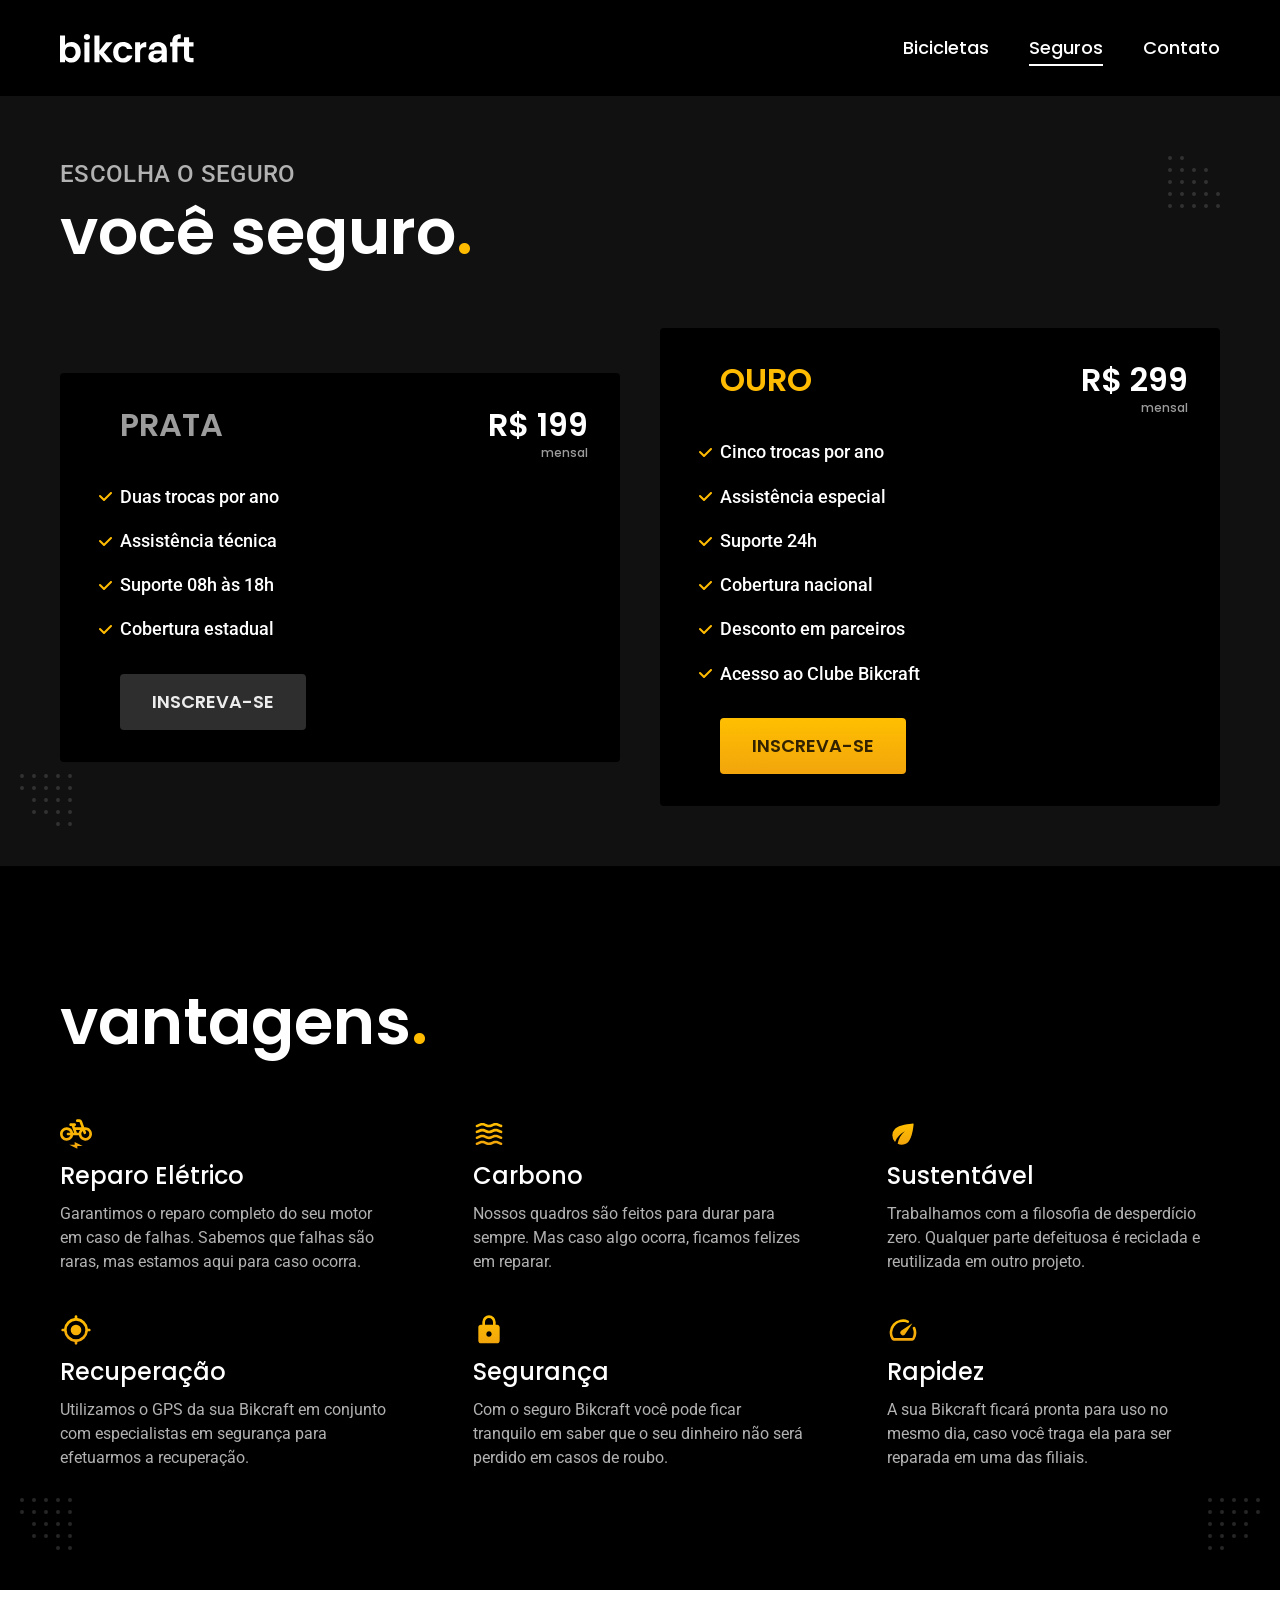
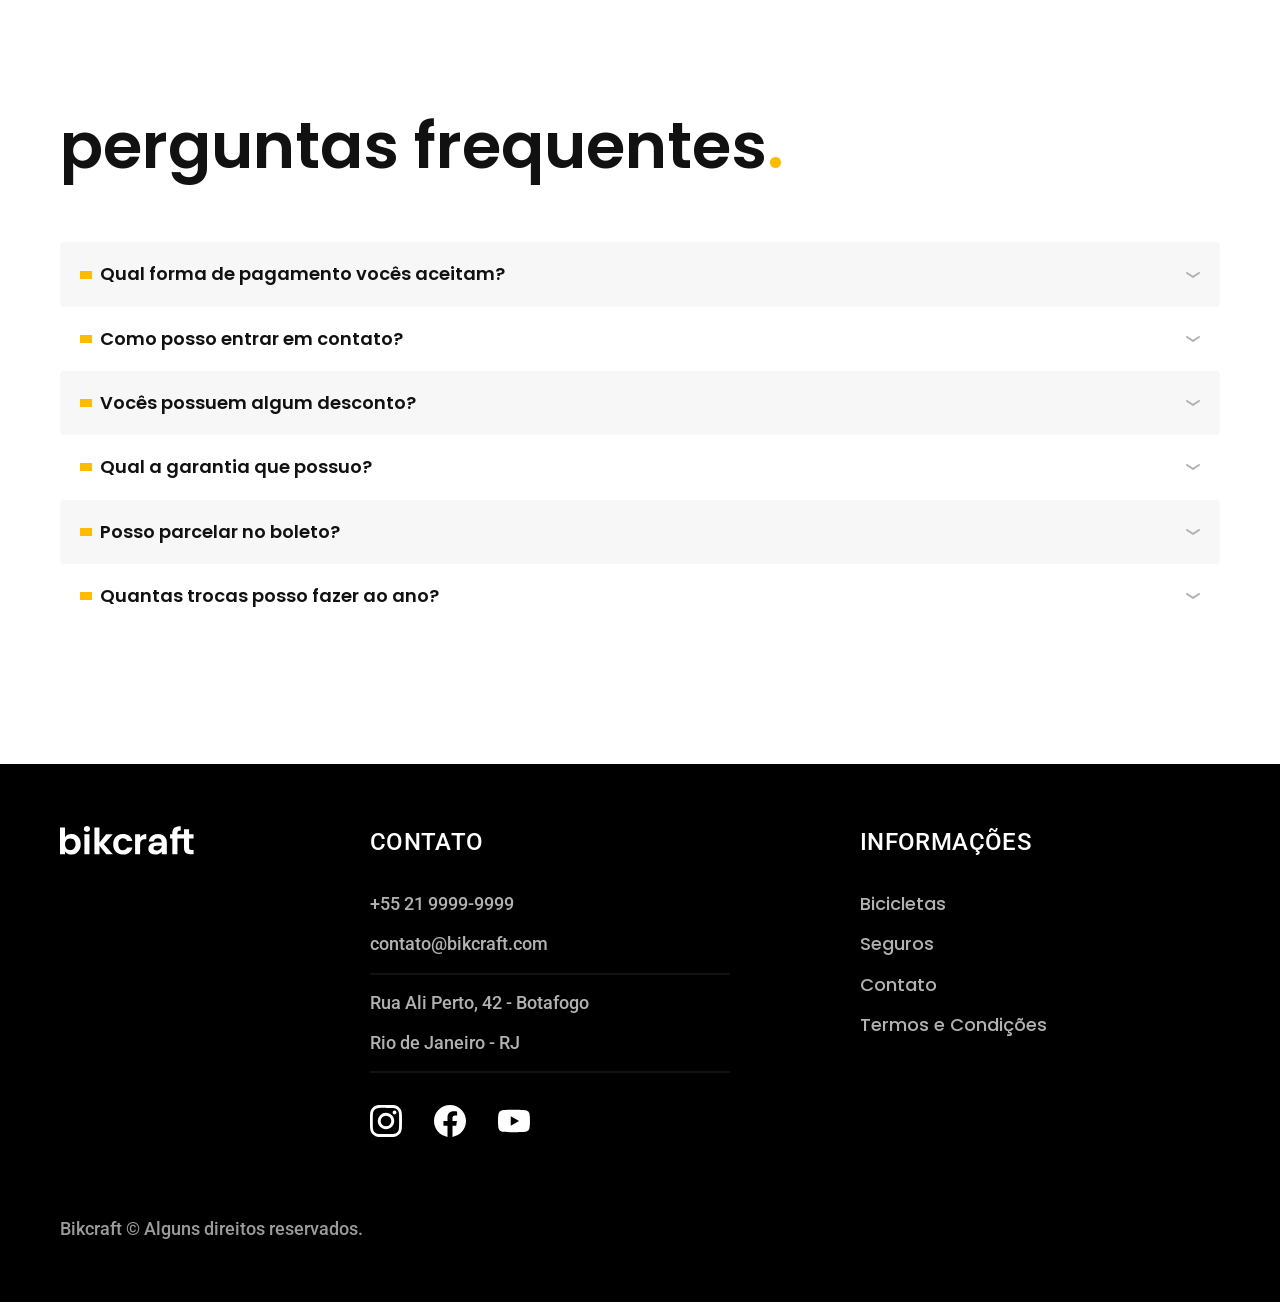
<file: seguros.html>
<!DOCTYPE html>
<html lang="pt-br">

<head>
  <meta charset="UTF-8">
  <meta name="viewport" content="width=device-width, initial-scale=1.0">
  <title>Seguros | Bikcraft</title>
  <meta name="description" content="Bicicletas elétricas de alta precisão e qualidade,  feitas sob medida para o cliente. Explore o mundo na sua velocidade com a Bikcraft.">

  <link rel="icon" href="./favicon.svg" type="image/svg+xml">

  <link href="./css/style.css" rel="preload" as="style">
  <link href="./css/style.css" rel="stylesheet">

  <link rel="preconnect" href="https://fonts.googleapis.com">
  <link rel="preconnect" href="https://fonts.gstatic.com" crossorigin>
  <link href="https://fonts.googleapis.com/css2?family=Merriweather:ital,wght@1,900&family=Poppins:wght@500;600&family=Roboto:wght@400;500&display=swap" rel="stylesheet">
</head>

<body id="seguros">
  <header class="header-bg">
    <div class="header container">
      <a href="./">
        <img src="./img/bikcraft.svg" alt="Bikcraft" width="136" height="32">
      </a>
      <nav aria-label="primaria">
        <ul class="header-menu font-1-m cor-0">
          <li><a href="./bicicletas.html">Bicicletas</a></li>
          <li><a href="./seguros.html">Seguros</a></li>
          <li><a href="./contato.html">Contato</a></li>
        </ul>
      </nav>
    </div>
  </header>

  <main class="seguros-bg">
    <div class="titulo">
      <div class="container">
        <p class="font-2-l-b cor-5">Escolha o seguro</p>
        <h1 class="font-1-xxl cor-0">você seguro<span class="cor-p1">.</span></h1>
      </div>
    </div>

    <div class="seguros container">
      <div class="seguros-item">
        <h3 class="font-1-xl cor-6">PRATA</h3>
        <span class="font-1-xl cor-0">R$ 199 <span class="font-1-xs cor-6">mensal</span></span>
        <ul class="font-2-m cor-0">
          <li>Duas trocas por ano</li>
          <li>Assistência técnica</li>
          <li>Suporte 08h às 18h</li>
          <li>Cobertura estadual</li>
        </ul>
        <a class="botao secundario" href="./orcamento.html?tipo=seguro&produto=prata">Inscreva-se</a>
      </div>
      <div class="seguros-item">
        <h3 class="font-1-xl cor-p1">OURO</h3>
        <span class="font-1-xl cor-0">R$ 299 <span class="font-1-xs cor-6">mensal</span></span>
        <ul class="font-2-m cor-0">
          <li>Cinco trocas por ano</li>
          <li>Assistência especial</li>
          <li>Suporte 24h</li>
          <li>Cobertura nacional</li>
          <li>Desconto em parceiros</li>
          <li>Acesso ao Clube Bikcraft</li>
        </ul>
        <a class="botao" href="./orcamento.html?tipo=seguro&produto=ouro">Inscreva-se</a>
      </div>
    </div>
  </main>

  <article class="vantagens-bg">
    <div class="vantagens container">
      <h2 class="font-1-xxl cor-0">vantagens<span class="cor-p1">.</span></h2>
      <ul>
        <li>
          <img src="./img/icones/eletrica.svg" alt="">
          <h3 class="font-1-l cor-0">Reparo Elétrico</h3>
          <p class="font-2-s cor-5">Garantimos o reparo completo do seu motor em caso de falhas. Sabemos que falhas são raras, mas estamos aqui para caso ocorra.</p>
        </li>
        <li>
          <img src="./img/icones/carbono.svg" alt="">
          <h3 class="font-1-l cor-0">Carbono</h3>
          <p class="font-2-s cor-5">Nossos quadros são feitos para durar para sempre. Mas caso algo ocorra, ficamos felizes em reparar.</p>
        </li>
        <li>
          <img src="./img/icones/sustentavel.svg" alt="">
          <h3 class="font-1-l cor-0">Sustentável</h3>
          <p class="font-2-s cor-5">Trabalhamos com a filosofia de desperdício zero. Qualquer parte defeituosa é reciclada e reutilizada em outro projeto.</p>
        </li>
        <li>
          <img src="./img/icones/rastreador.svg" alt="">
          <h3 class="font-1-l cor-0">Recuperação</h3>
          <p class="font-2-s cor-5">Utilizamos o GPS da sua Bikcraft em conjunto com especialistas em segurança para efetuarmos a recuperação.</p>
        </li>
        <li>
          <img src="./img/icones/seguro.svg" alt="">
          <h3 class="font-1-l cor-0">Segurança</h3>
          <p class="font-2-s cor-5">Com o seguro Bikcraft você pode ficar tranquilo em saber que o seu dinheiro não será perdido em casos de roubo.</p>
        </li>
        <li>
          <img src="./img/icones/velocidade.svg" alt="">
          <h3 class="font-1-l cor-0">Rapidez</h3>
          <p class="font-2-s cor-5">A sua Bikcraft ficará pronta para uso no mesmo dia, caso você traga ela para ser reparada em uma das filiais.</p>
        </li>
      </ul>
    </div>
  </article>

  <article class="perguntas container">
    <h2 class="font-1-xxl">perguntas frequentes<span class="cor-p1">.</span></h2>
    <dl>
      <div>
        <dt class="font-1-m-b">Qual forma de pagamento vocês aceitam?</dt>
        <dd class="font-2-s cor-9">Aceitamos pagamentos parcelados em todos os cartões de crédito. Para pagamentos à vista também aceitarmos PIX e Boleto através do PagSeguro.</dd>
      </div>
      <div>
        <dt class="font-1-m-b">Como posso entrar em contato?</dt>
        <dd class="font-2-s cor-9">Aceitamos pagamentos parcelados em todos os cartões de crédito. Para pagamentos à vista também aceitarmos PIX e Boleto através do PagSeguro.</dd>
      </div>
      <div>
        <dt class="font-1-m-b">Vocês possuem algum desconto?</dt>
        <dd class="font-2-s cor-9">Aceitamos pagamentos parcelados em todos os cartões de crédito. Para pagamentos à vista também aceitarmos PIX e Boleto através do PagSeguro.</dd>
      </div>
      <div>
        <dt class="font-1-m-b">Qual a garantia que possuo?</dt>
        <dd class="font-2-s cor-9">Aceitamos pagamentos parcelados em todos os cartões de crédito. Para pagamentos à vista também aceitarmos PIX e Boleto através do PagSeguro.</dd>
      </div>
      <div>
        <dt class="font-1-m-b">Posso parcelar no boleto?</dt>
        <dd class="font-2-s cor-9">Aceitamos pagamentos parcelados em todos os cartões de crédito. Para pagamentos à vista também aceitarmos PIX e Boleto através do PagSeguro.</dd>
      </div>
      <div>
        <dt class="font-1-m-b">Quantas trocas posso fazer ao ano?</dt>
        <dd class="font-2-s cor-9">Aceitamos pagamentos parcelados em todos os cartões de crédito. Para pagamentos à vista também aceitarmos PIX e Boleto através do PagSeguro.</dd>
      </div>
    </dl>
  </article>

  <footer class="footer-bg">
    <div class="footer container">
      <img src="./img/bikcraft.svg" alt="Bikcraft">
      <div class="footer-contato">
        <h3 class="font-2-l-b cor-0">Contato</h3>
        <ul class="font-2-m cor-5">
          <li>+55 21 9999-9999</li>
          <li>contato@bikcraft.com</li>
          <li>Rua Ali Perto, 42 - Botafogo</li>
          <li>Rio de Janeiro - RJ</li>
        </ul>
        <div class="footer-redes">
          <a href="./"><img src="./img/redes/instagram.svg" alt="Instagram"></a>
          <a href="./"><img src="./img/redes/facebook.svg" alt="Facebook"></a>
          <a href="./"><img src="./img/redes/youtube.svg" alt="Youtube"></a>
        </div>
      </div>
      <div class="footer-informacoes">
        <h3 class="font-2-l-b cor-0">Informações</h3>
        <nav>
          <ul class="font-1-m cor-5">
            <li><a href="./bicicletas.html">Bicicletas</a></li>
            <li><a href="./seguros.html">Seguros</a></li>
            <li><a href="./contato.html">Contato</a></li>
            <li><a href="./termos.html">Termos e Condições</a></li>
          </ul>
        </nav>
      </div>
      <p class="font-2-m cor-6 footer-copy">Bikcraft © Alguns direitos reservados.</p>
    </div>
  </footer>

  <script src="./js/script.js"></script>
</body>

</html>
</file>
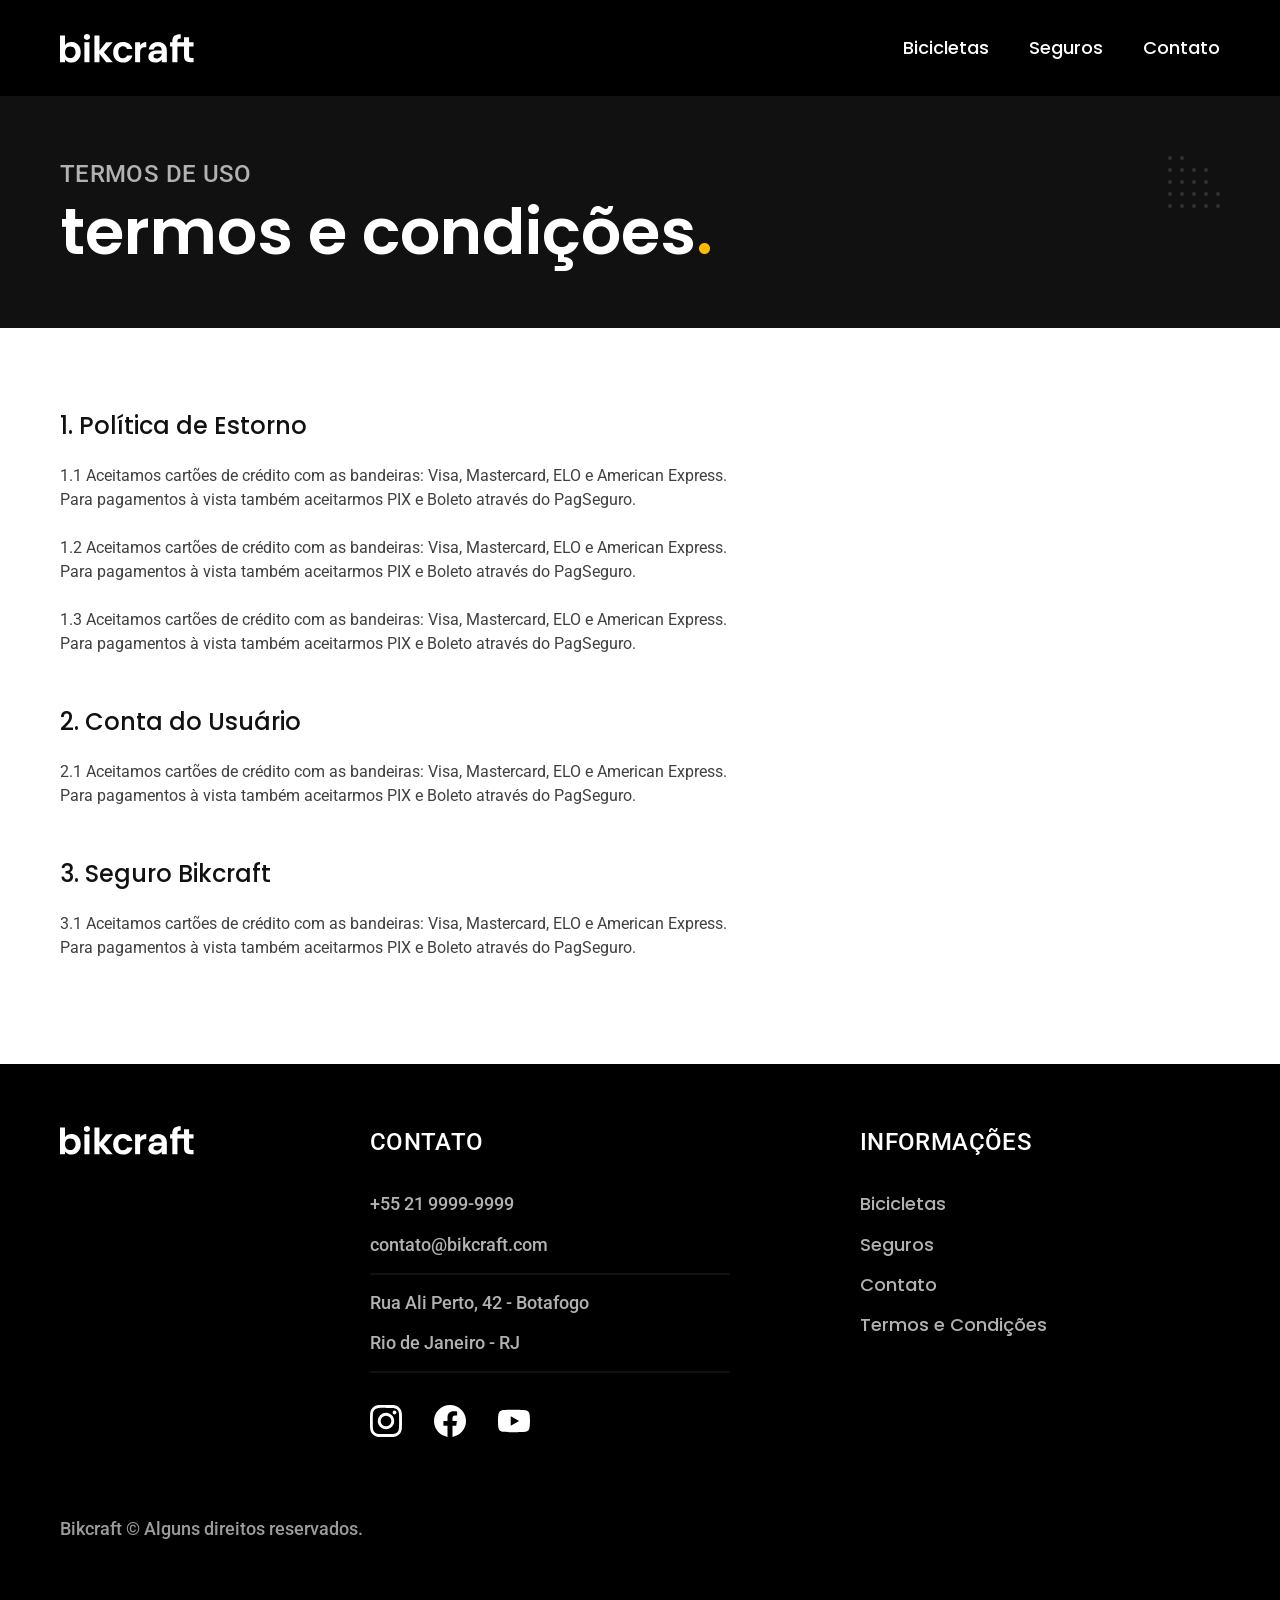
<file: termos.html>
<!DOCTYPE html>
<html lang="pt-br">

<head>
  <meta charset="UTF-8">
  <meta name="viewport" content="width=device-width, initial-scale=1.0">
  <title>Termos e Condições | Bikcraft</title>
  <meta name="description" content="Bicicletas elétricas de alta precisão e qualidade,  feitas sob medida para o cliente. Explore o mundo na sua velocidade com a Bikcraft.">

  <link rel="icon" href="./favicon.svg" type="image/svg+xml">

  <link href="./css/style.css" rel="preload" as="style">
  <link href="./css/style.css" rel="stylesheet">

  <link rel="preconnect" href="https://fonts.googleapis.com">
  <link rel="preconnect" href="https://fonts.gstatic.com" crossorigin>
  <link href="https://fonts.googleapis.com/css2?family=Merriweather:ital,wght@1,900&family=Poppins:wght@500;600&family=Roboto:wght@400;500&display=swap" rel="stylesheet">
</head>

<body id="termos">
  <header class="header-bg">
    <div class="header container">
      <a href="./">
        <img src="./img/bikcraft.svg" alt="Bikcraft" width="136" height="32">
      </a>
      <nav aria-label="primaria">
        <ul class="header-menu font-1-m cor-0">
          <li><a href="./bicicletas.html">Bicicletas</a></li>
          <li><a href="./seguros.html">Seguros</a></li>
          <li><a href="./contato.html">Contato</a></li>
        </ul>
      </nav>
    </div>
  </header>

  <main>
    <div class="titulo">
      <div class="container">
        <p class="font-2-l-b cor-5">Termos de uso</p>
        <h1 class="font-1-xxl cor-0">termos e condições<span class="cor-p1">.</span></h1>
      </div>
    </div>

    <div class="termos font-2-s cor-10 container">
      <h2 class="font-1-l cor-11">1. Política de Estorno</h2>
      <p>1.1 Aceitamos cartões de crédito com as bandeiras: Visa, Mastercard, ELO e American Express. Para pagamentos à vista também aceitarmos PIX e Boleto através do PagSeguro.</p>
      <p>1.2 Aceitamos cartões de crédito com as bandeiras: Visa, Mastercard, ELO e American Express. Para pagamentos à vista também aceitarmos PIX e Boleto através do PagSeguro.</p>
      <p>1.3 Aceitamos cartões de crédito com as bandeiras: Visa, Mastercard, ELO e American Express. Para pagamentos à vista também aceitarmos PIX e Boleto através do PagSeguro.</p>
      <h2 class="font-1-l cor-11">2. Conta do Usuário</h2>
      <p>2.1 Aceitamos cartões de crédito com as bandeiras: Visa, Mastercard, ELO e American Express. Para pagamentos à vista também aceitarmos PIX e Boleto através do PagSeguro.</p>
      <h2 class="font-1-l cor-11">3. Seguro Bikcraft</h2>
      <p>3.1 Aceitamos cartões de crédito com as bandeiras: Visa, Mastercard, ELO e American Express. Para pagamentos à vista também aceitarmos PIX e Boleto através do PagSeguro.</p>
    </div>
  </main>

  <footer class="footer-bg">
    <div class="footer container">
      <img src="./img/bikcraft.svg" alt="Bikcraft">
      <div class="footer-contato">
        <h3 class="font-2-l-b cor-0">Contato</h3>
        <ul class="font-2-m cor-5">
          <li>+55 21 9999-9999</li>
          <li>contato@bikcraft.com</li>
          <li>Rua Ali Perto, 42 - Botafogo</li>
          <li>Rio de Janeiro - RJ</li>
        </ul>
        <div class="footer-redes">
          <a href="./"><img src="./img/redes/instagram.svg" alt="Instagram"></a>
          <a href="./"><img src="./img/redes/facebook.svg" alt="Facebook"></a>
          <a href="./"><img src="./img/redes/youtube.svg" alt="Youtube"></a>
        </div>
      </div>
      <div class="footer-informacoes">
        <h3 class="font-2-l-b cor-0">Informações</h3>
        <nav>
          <ul class="font-1-m cor-5">
            <li><a href="./bicicletas.html">Bicicletas</a></li>
            <li><a href="./seguros.html">Seguros</a></li>
            <li><a href="./contato.html">Contato</a></li>
            <li><a href="./termos.html">Termos e Condições</a></li>
          </ul>
        </nav>
      </div>
      <p class="font-2-m cor-6 footer-copy">Bikcraft © Alguns direitos reservados.</p>
    </div>
  </footer>

  <script src="./js/script.js"></script>
</body>

</html>
</file>
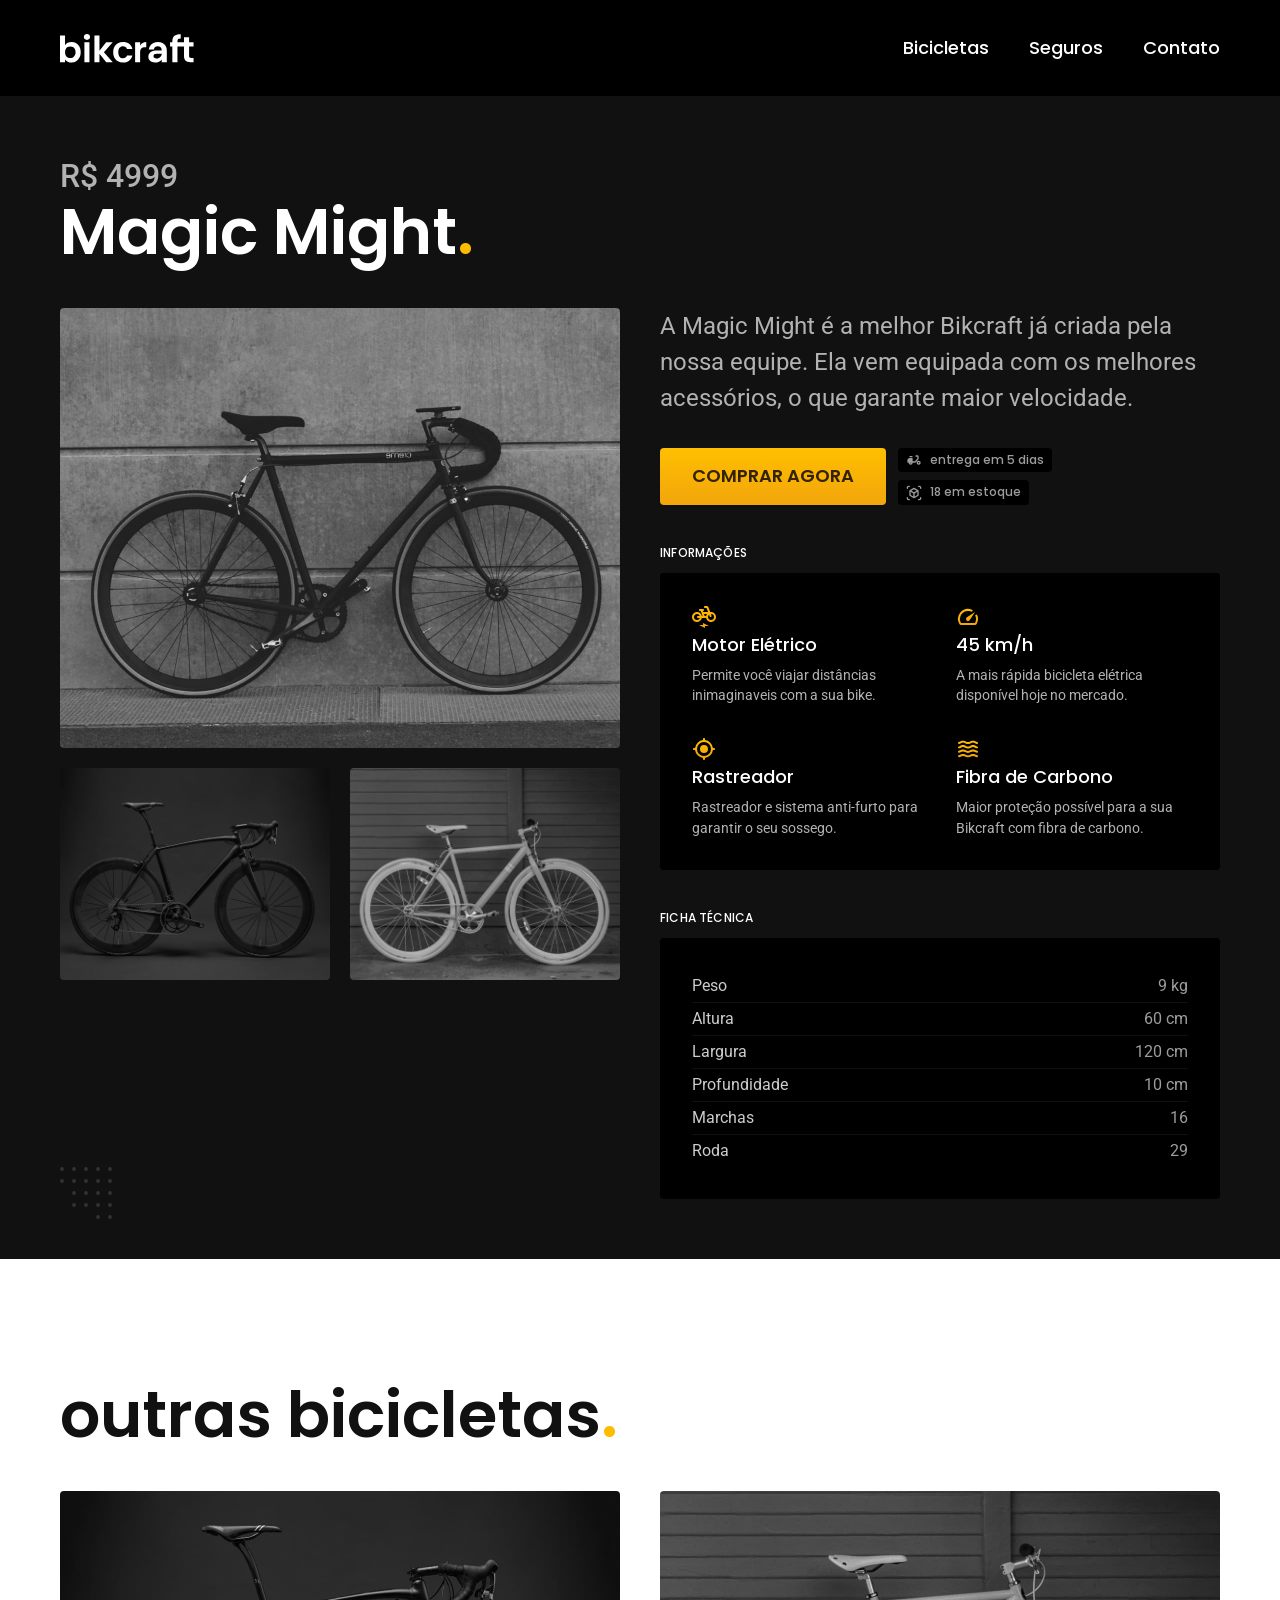
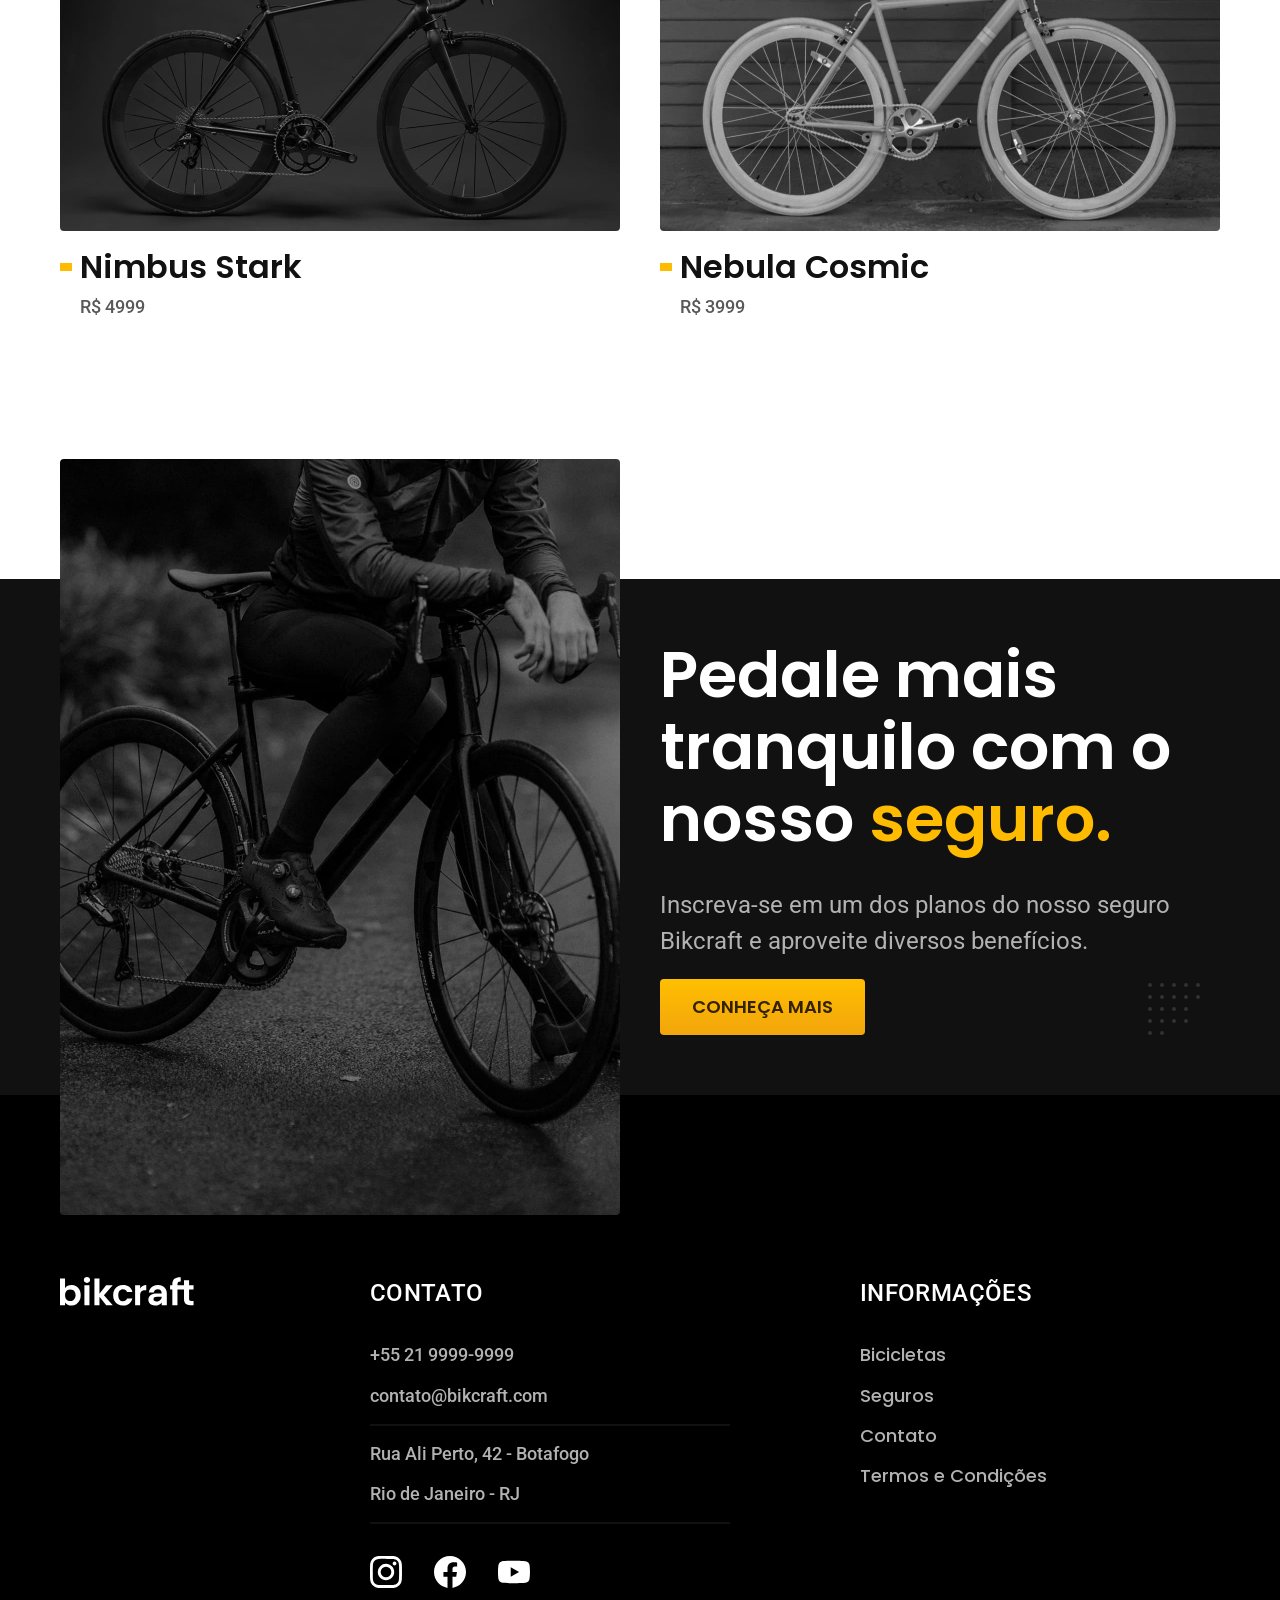
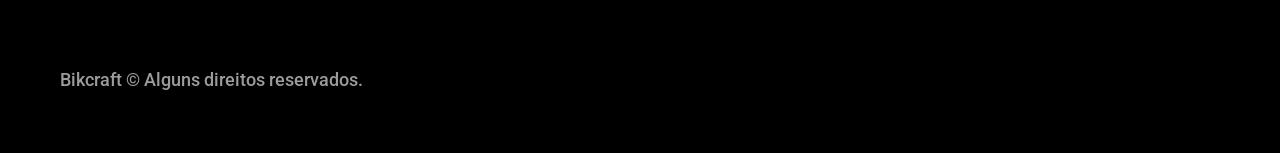
<file: bicicletas/magic.html>
<!DOCTYPE html>
<html lang="pt-br">

<head>
  <meta charset="UTF-8">
  <meta name="viewport" content="width=device-width, initial-scale=1.0">
  <title>Magic | Bikcraft</title>
  <meta name="description" content="Bicicletas elétricas de alta precisão e qualidade, feitas sob medida para o cliente. Explore o mundo na sua velocidade com a Bikcraft.">

  <link rel="icon" href="./favicon.svg" type="image/svg+xml">

  <link href="../css/style.css" rel="preload" as="style">
  <link href="../css/style.css" rel="stylesheet">

  <link rel="preconnect" href="https://fonts.googleapis.com">
  <link rel="preconnect" href="https://fonts.gstatic.com" crossorigin>
  <link href="https://fonts.googleapis.com/css2?family=Merriweather:ital,wght@1,900&family=Poppins:wght@500;600&family=Roboto:wght@400;500&display=swap" rel="stylesheet">
</head>

<body id="bicicleta">
  <header class="header-bg">
    <div class="header container">
      <a href="../">
        <img src="../img/bikcraft.svg" alt="Bikcraft" width="136" height="32">
      </a>
      <nav aria-label="primaria">
        <ul class="header-menu font-1-m cor-0">
          <li><a href="../bicicletas.html">Bicicletas</a></li>
          <li><a href="../seguros.html">Seguros</a></li>
          <li><a href="../contato.html">Contato</a></li>
        </ul>
      </nav>
    </div>
  </header>

  <main class="bicicleta-bg">
    <div class="bicicleta container">
      <div class="bicicleta-titulo">
        <span class="font-2-xl cor-5">R$ 4999</span>
        <h1 class="font-1-xxl cor-0">Magic Might<span class="cor-p1">.</span></h1>
      </div>
      <div class="bicicleta-imagens">
        <img src="../img/bicicleta/nimbus2.jpg" alt="Bicicleta preta" width="560" height="440">
        <img src="../img/bicicleta/nimbus1.jpg" alt="Bicicleta preta" width="560" height="440">
        <img src="../img/bicicleta/nimbus3.jpg" alt="Bicicleta branca" width="560" height="440">
      </div>
      <div class="bicicleta-conteudo">
        <p class="font-2-l cor-5">A Magic Might é a melhor Bikcraft já criada pela nossa equipe. Ela vem equipada com os melhores acessórios, o que garante maior velocidade.</p>
        <div class="bicicleta-comprar">
          <a class="botao" href="../orcamento.html?tipo=bikcraft&produto=magic">Comprar Agora</a>
          <span class="font-1-xs cor-6"><img src="../img/icones/entrega.svg" alt=""> entrega em 5 dias</span>
          <span class="font-1-xs cor-6"><img src="../img/icones/estoque.svg" alt=""> 18 em estoque</span>
        </div>
        <h2 class="font-1-xs cor-0">Informações</h2>
        <ul class="bicicleta-informacoes">
          <li>
            <img src="../img/icones/eletrica.svg" alt="">
            <h3 class="font-1-m cor-0">Motor Elétrico</h3>
            <p class="font-2-xs cor-5">Permite você viajar distâncias inimaginaveis com a sua bike.</p>
          </li>
          <li>
            <img src="../img/icones/velocidade.svg" alt="">
            <h3 class="font-1-m cor-0">45 km/h</h3>
            <p class="font-2-xs cor-5">A mais rápida bicicleta elétrica disponível hoje no mercado.</p>
          </li>
          <li>
            <img src="../img/icones/rastreador.svg" alt="">
            <h3 class="font-1-m cor-0">Rastreador</h3>
            <p class="font-2-xs cor-5">Rastreador e sistema anti-furto para garantir o seu sossego.</p>
          </li>
          <li>
            <img src="../img/icones/carbono.svg" alt="">
            <h3 class="font-1-m cor-0">Fibra de Carbono</h3>
            <p class="font-2-xs cor-5">Maior proteção possível para a sua Bikcraft com fibra de carbono.</p>
          </li>
        </ul>
        <h2 class="font-1-xs cor-0">Ficha Técnica</h2>
        <ul class="bicicleta-ficha font-2-s cor-4">
          <li>Peso <span>9 kg</span></li>
          <li>Altura <span>60 cm</span></li>
          <li>Largura <span>120 cm</span></li>
          <li>Profundidade <span>10 cm</span></li>
          <li>Marchas <span>16</span></li>
          <li>Roda <span>29</span></li>
        </ul>
      </div>
    </div>
  </main>

  <article class="bicicletas-lista container">
    <h2 class="font-1-xxl">outras bicicletas<span class="cor-p1">.</span></h2>
    <ul>
      <li>
        <a href="./nimbus.html">
          <img src="../img/bicicletas/nimbus.jpg" alt="Bicicleta preta">
          <h3 class="font-1-xl">Nimbus Stark</h3>
          <span class="font-2-m cor-8">R$ 4999</span>
        </a>
      </li>
      <li>
        <a href="./nebula.html">
          <img src="../img/bicicletas/nebula.jpg" alt="Bicicleta branca">
          <h3 class="font-1-xl">Nebula Cosmic</h3>
          <span class="font-2-m cor-8">R$ 3999</span>
        </a>
      </li>
    </ul>
  </article>

  <article class="seguro-bg">
    <div class="seguro container">
      <div class="seguro-imagem">
        <img src="../img/fotos/seguros.jpg" alt="Pessoa parada em cima de uma bicicleta">
      </div>
      <div class="seguro-conteudo">
        <h2 class="font-1-xxl cor-0">Pedale mais tranquilo com o nosso <span class="cor-p1">seguro.</span></h2>
        <p class="font-2-l cor-5">Inscreva-se em um dos planos do nosso seguro Bikcraft e aproveite diversos benefícios.</p>
        <a class="botao" href="../seguros.html">Conheça Mais</a>
      </div>
    </div>
  </article>

  <footer class="footer-bg">
    <div class="footer container">
      <img src="../img/bikcraft.svg" alt="Bikcraft">
      <div class="footer-contato">
        <h3 class="font-2-l-b cor-0">Contato</h3>
        <ul class="font-2-m cor-5">
          <li>+55 21 9999-9999</li>
          <li>contato@bikcraft.com</li>
          <li>Rua Ali Perto, 42 - Botafogo</li>
          <li>Rio de Janeiro - RJ</li>
        </ul>
        <div class="footer-redes">
          <a href="./"><img src="../img/redes/instagram.svg" alt="Instagram"></a>
          <a href="./"><img src="../img/redes/facebook.svg" alt="Facebook"></a>
          <a href="./"><img src="../img/redes/youtube.svg" alt="Youtube"></a>
        </div>
      </div>
      <div class="footer-informacoes">
        <h3 class="font-2-l-b cor-0">Informações</h3>
        <nav>
          <ul class="font-1-m cor-5">
            <li><a href="../bicicletas.html">Bicicletas</a></li>
            <li><a href="../seguros.html">Seguros</a></li>
            <li><a href="../contato.html">Contato</a></li>
            <li><a href="../termos.html">Termos e Condições</a></li>
          </ul>
        </nav>
      </div>
      <p class="font-2-m cor-6 footer-copy">Bikcraft © Alguns direitos reservados.</p>
    </div>
  </footer>

  <script src="../js/script.js"></script>
</body>

</html>
</file>
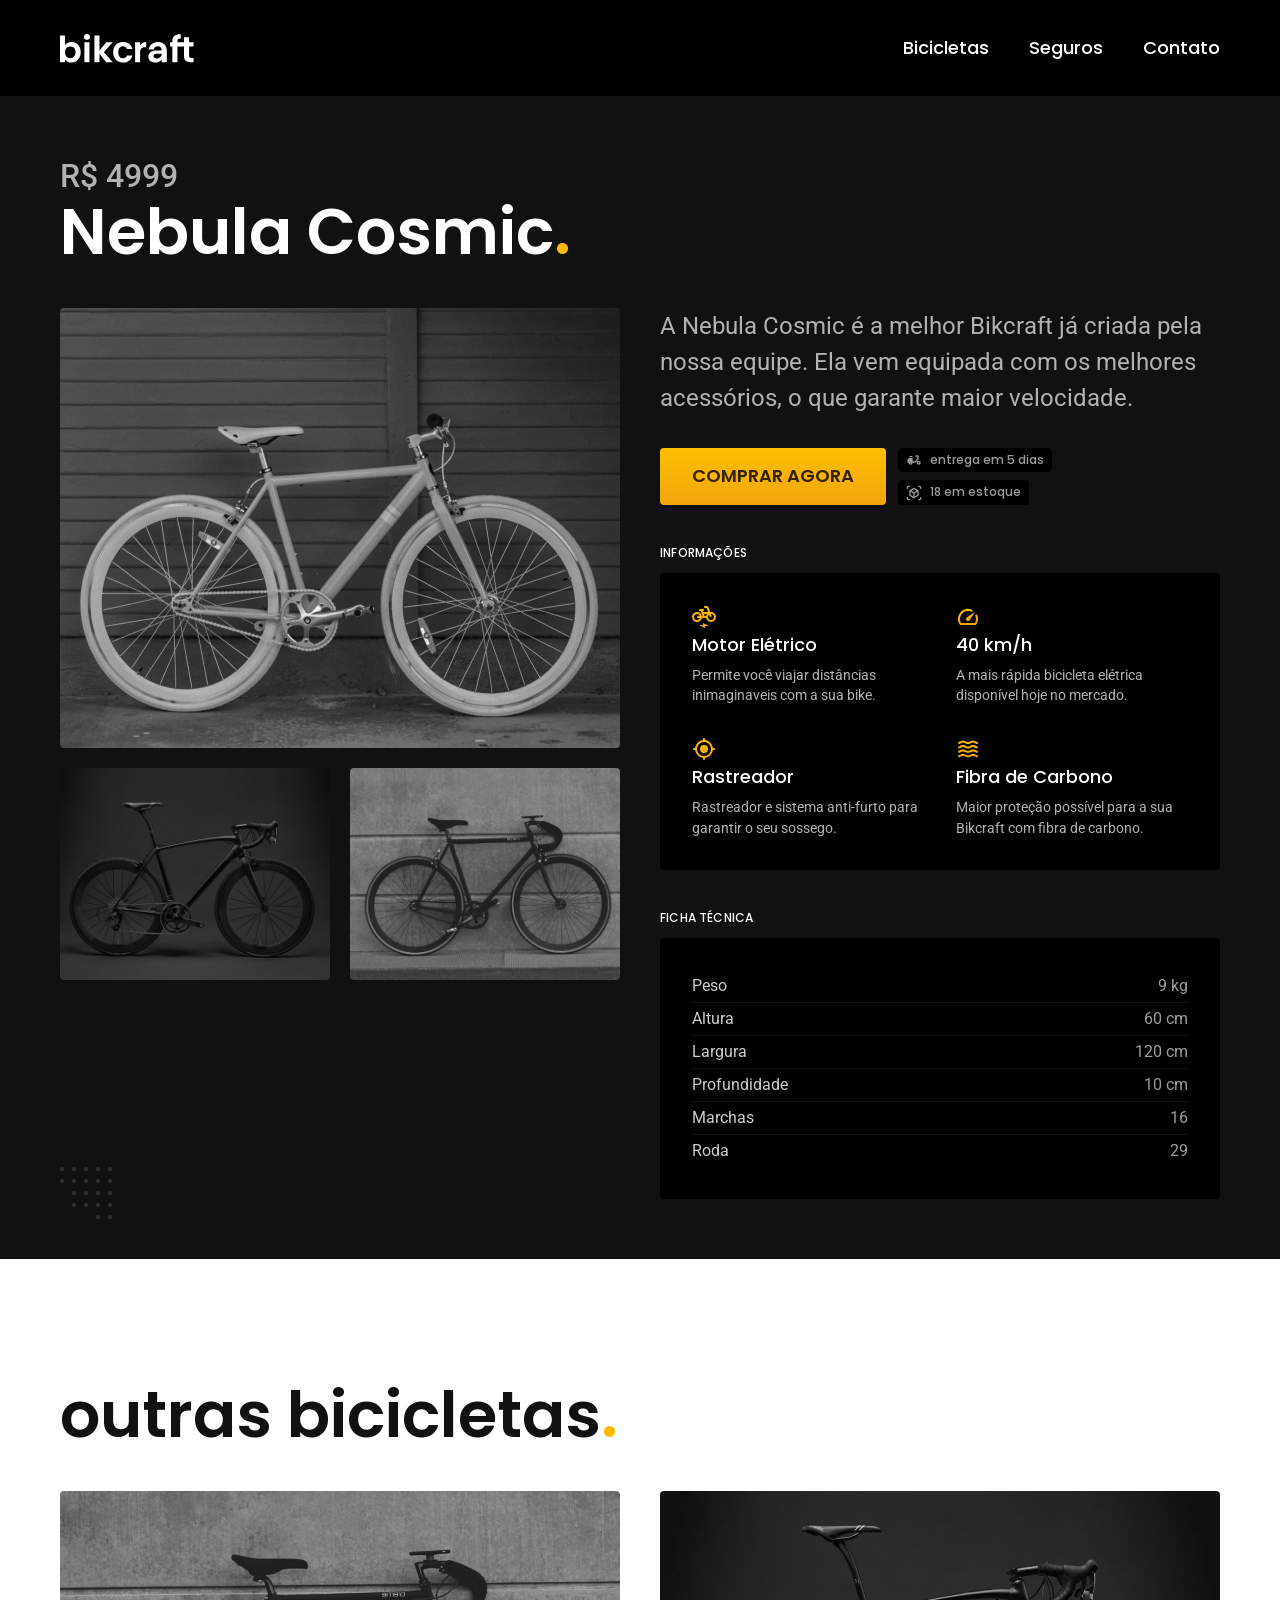
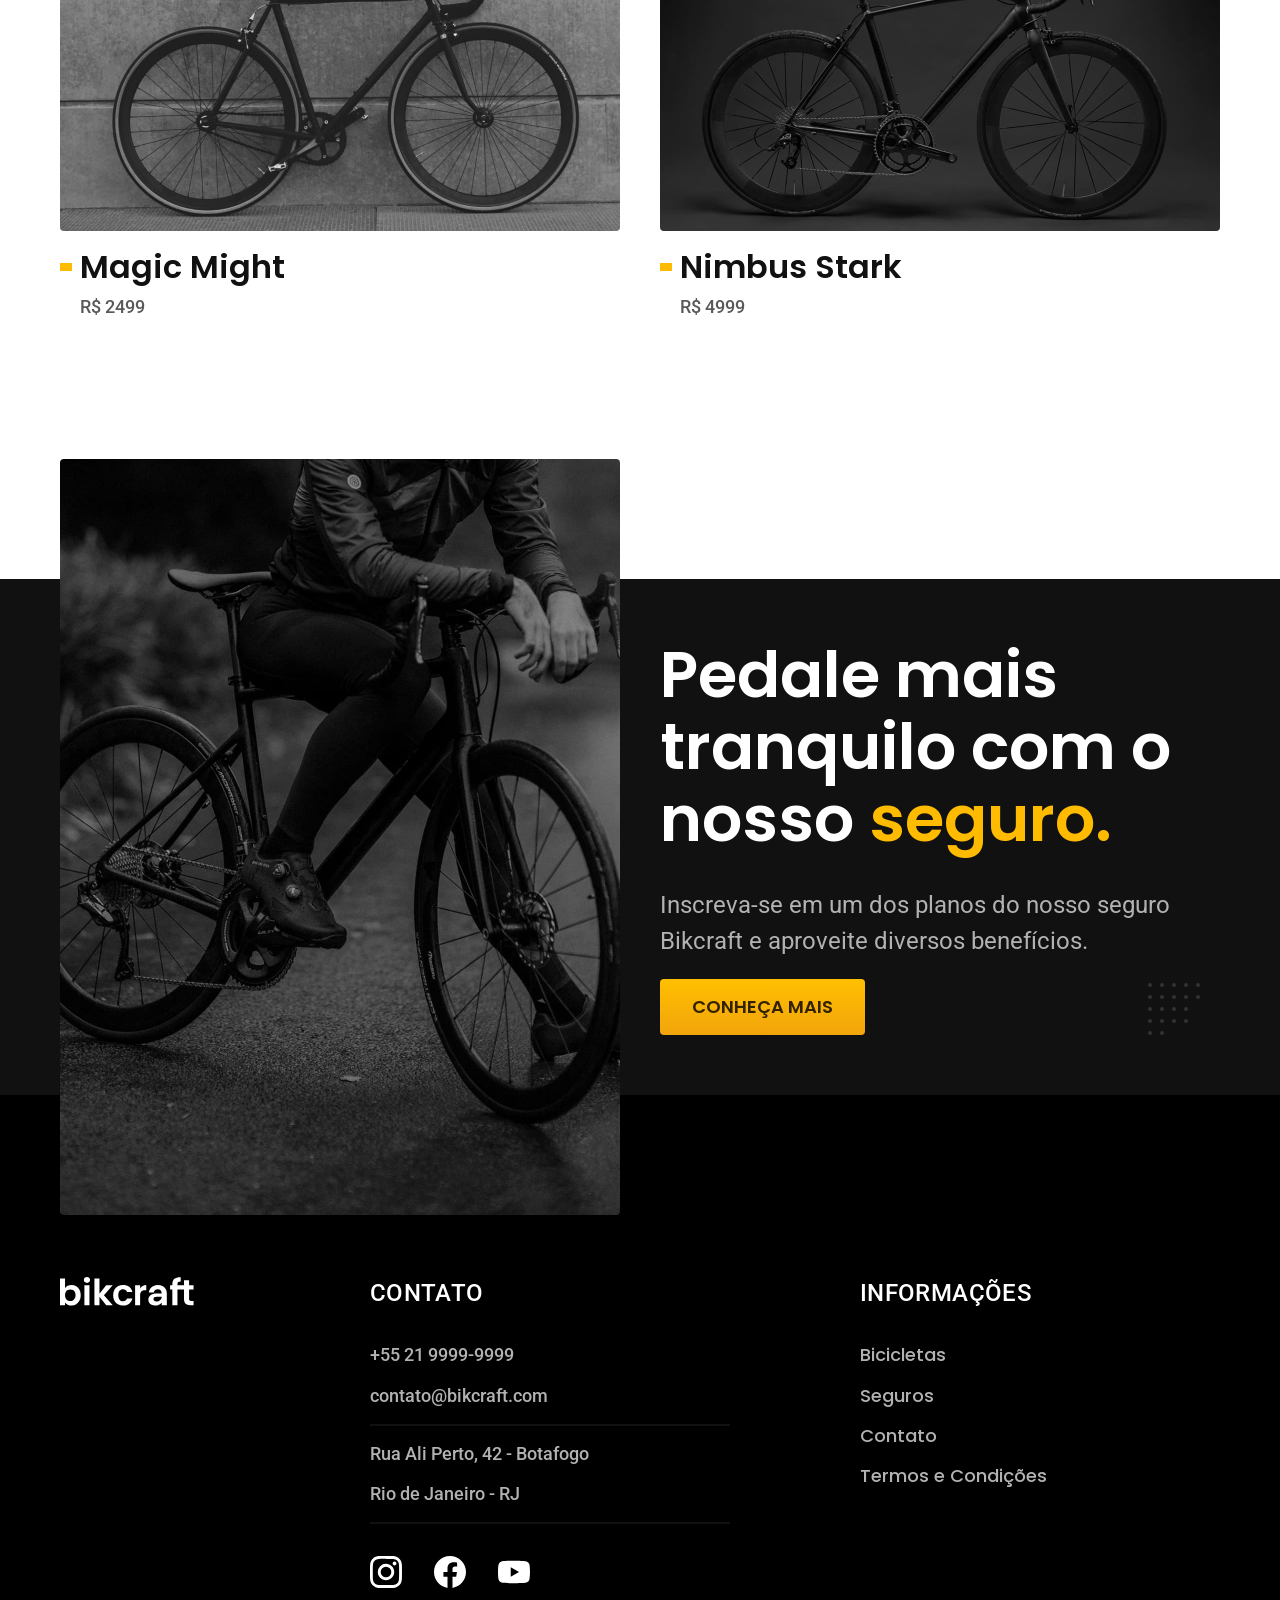
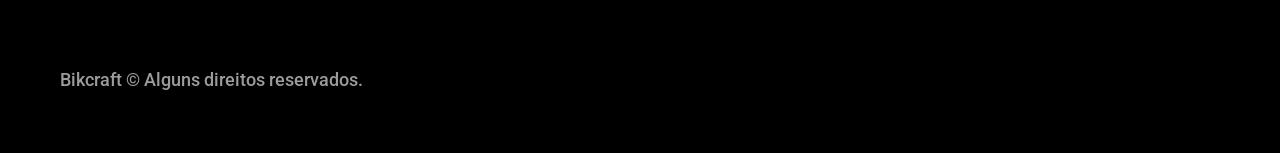
<file: bicicletas/nebula.html>
<!DOCTYPE html>
<html lang="pt-br">

<head>
  <meta charset="UTF-8">
  <meta name="viewport" content="width=device-width, initial-scale=1.0">
  <title>Nebula | Bikcraft</title>
  <meta name="description" content="Bicicletas elétricas de alta precisão e qualidade,  feitas sob medida para o cliente. Explore o mundo na sua velocidade com a Bikcraft.">

  <link rel="icon" href="./favicon.svg" type="image/svg+xml">

  <link href="../css/style.css" rel="preload" as="style">
  <link href="../css/style.css" rel="stylesheet">

  <link rel="preconnect" href="https://fonts.googleapis.com">
  <link rel="preconnect" href="https://fonts.gstatic.com" crossorigin>
  <link href="https://fonts.googleapis.com/css2?family=Merriweather:ital,wght@1,900&family=Poppins:wght@500;600&family=Roboto:wght@400;500&display=swap" rel="stylesheet">
</head>

<body id="bicicleta">
  <header class="header-bg">
    <div class="header container">
      <a href="../">
        <img src="../img/bikcraft.svg" alt="Bikcraft" width="136" height="32">
      </a>
      <nav aria-label="primaria">
        <ul class="header-menu font-1-m cor-0">
          <li><a href="../bicicletas.html">Bicicletas</a></li>
          <li><a href="../seguros.html">Seguros</a></li>
          <li><a href="../contato.html">Contato</a></li>
        </ul>
      </nav>
    </div>
  </header>

  <main class="bicicleta-bg">
    <div class="bicicleta container">
      <div class="bicicleta-titulo">
        <span class="font-2-xl cor-5">R$ 4999</span>
        <h1 class="font-1-xxl cor-0">Nebula Cosmic<span class="cor-p1">.</span></h1>
      </div>
      <div class="bicicleta-imagens">
        <img src="../img/bicicleta/nimbus3.jpg" alt="Bicicleta branca" width="560" height="440">
        <img src="../img/bicicleta/nimbus1.jpg" alt="Bicicleta preta" width="1120" height="880">
        <img src="../img/bicicleta/nimbus2.jpg" alt="Bicicleta preta" width="560" height="440">
      </div>
      <div class="bicicleta-conteudo">
        <p class="font-2-l cor-5">A Nebula Cosmic é a melhor Bikcraft já criada pela nossa equipe. Ela vem equipada com os melhores acessórios, o que garante maior velocidade.</p>
        <div class="bicicleta-comprar">
          <a class="botao" href="../orcamento.html?tipo=bikcraft&produto=nebula">Comprar Agora</a>
          <span class="font-1-xs cor-6"><img src="../img/icones/entrega.svg" alt=""> entrega em 5 dias</span>
          <span class="font-1-xs cor-6"><img src="../img/icones/estoque.svg" alt=""> 18 em estoque</span>
        </div>
        <h2 class="font-1-xs cor-0">Informações</h2>
        <ul class="bicicleta-informacoes">
          <li>
            <img src="../img/icones/eletrica.svg" alt="">
            <h3 class="font-1-m cor-0">Motor Elétrico</h3>
            <p class="font-2-xs cor-5">Permite você viajar distâncias inimaginaveis com a sua bike.</p>
          </li>
          <li>
            <img src="../img/icones/velocidade.svg" alt="">
            <h3 class="font-1-m cor-0">40 km/h</h3>
            <p class="font-2-xs cor-5">A mais rápida bicicleta elétrica disponível hoje no mercado.</p>
          </li>
          <li>
            <img src="../img/icones/rastreador.svg" alt="">
            <h3 class="font-1-m cor-0">Rastreador</h3>
            <p class="font-2-xs cor-5">Rastreador e sistema anti-furto para garantir o seu sossego.</p>
          </li>
          <li>
            <img src="../img/icones/carbono.svg" alt="">
            <h3 class="font-1-m cor-0">Fibra de Carbono</h3>
            <p class="font-2-xs cor-5">Maior proteção possível para a sua Bikcraft com fibra de carbono.</p>
          </li>
        </ul>
        <h2 class="font-1-xs cor-0">Ficha Técnica</h2>
        <ul class="bicicleta-ficha font-2-s cor-4">
          <li>Peso <span>9 kg</span></li>
          <li>Altura <span>60 cm</span></li>
          <li>Largura <span>120 cm</span></li>
          <li>Profundidade <span>10 cm</span></li>
          <li>Marchas <span>16</span></li>
          <li>Roda <span>29</span></li>
        </ul>
      </div>
    </div>
  </main>

  <article class="bicicletas-lista container">
    <h2 class="font-1-xxl">outras bicicletas<span class="cor-p1">.</span></h2>

    <ul>
      <li>
        <a href="./magic.html">
          <img src="../img/bicicletas/magic.jpg" alt="Bicicleta preta">
          <h3 class="font-1-xl">Magic Might</h3>
          <span class="font-2-m cor-8">R$ 2499</span>
        </a>
      </li>
      <li>
        <a href="./nimbus.html">
          <img src="../img/bicicletas/nimbus.jpg" alt="Bicicleta preta">
          <h3 class="font-1-xl">Nimbus Stark</h3>
          <span class="font-2-m cor-8">R$ 4999</span>
        </a>
      </li>
    </ul>
  </article>

  <article class="seguro-bg">
    <div class="seguro container">
      <div class="seguro-imagem">
        <img src="../img/fotos/seguros.jpg" alt="Pessoa parada em cima de uma bicicleta">
      </div>
      <div class="seguro-conteudo">
        <h2 class="font-1-xxl cor-0">Pedale mais tranquilo com o nosso <span class="cor-p1">seguro.</span></h2>
        <p class="font-2-l cor-5">Inscreva-se em um dos planos do nosso seguro Bikcraft e aproveite diversos benefícios.</p>
        <a class="botao" href="../seguros.html">Conheça Mais</a>
      </div>
    </div>
  </article>

  <footer class="footer-bg">
    <div class="footer container">
      <img src="../img/bikcraft.svg" alt="Bikcraft">
      <div class="footer-contato">
        <h3 class="font-2-l-b cor-0">Contato</h3>
        <ul class="font-2-m cor-5">
          <li>+55 21 9999-9999</li>
          <li>contato@bikcraft.com</li>
          <li>Rua Ali Perto, 42 - Botafogo</li>
          <li>Rio de Janeiro - RJ</li>
        </ul>
        <div class="footer-redes">
          <a href="./"><img src="../img/redes/instagram.svg" alt="Instagram"></a>
          <a href="./"><img src="../img/redes/facebook.svg" alt="Facebook"></a>
          <a href="./"><img src="../img/redes/youtube.svg" alt="Youtube"></a>
        </div>
      </div>
      <div class="footer-informacoes">
        <h3 class="font-2-l-b cor-0">Informações</h3>
        <nav>
          <ul class="font-1-m cor-5">
            <li><a href="../bicicletas.html">Bicicletas</a></li>
            <li><a href="../seguros.html">Seguros</a></li>
            <li><a href="../contato.html">Contato</a></li>
            <li><a href="../termos.html">Termos e Condições</a></li>
          </ul>
        </nav>
      </div>
      <p class="font-2-m cor-6 footer-copy">Bikcraft © Alguns direitos reservados.</p>
    </div>
  </footer>

  <script src="../js/script.js"></script>
</body>

</html>
</file>
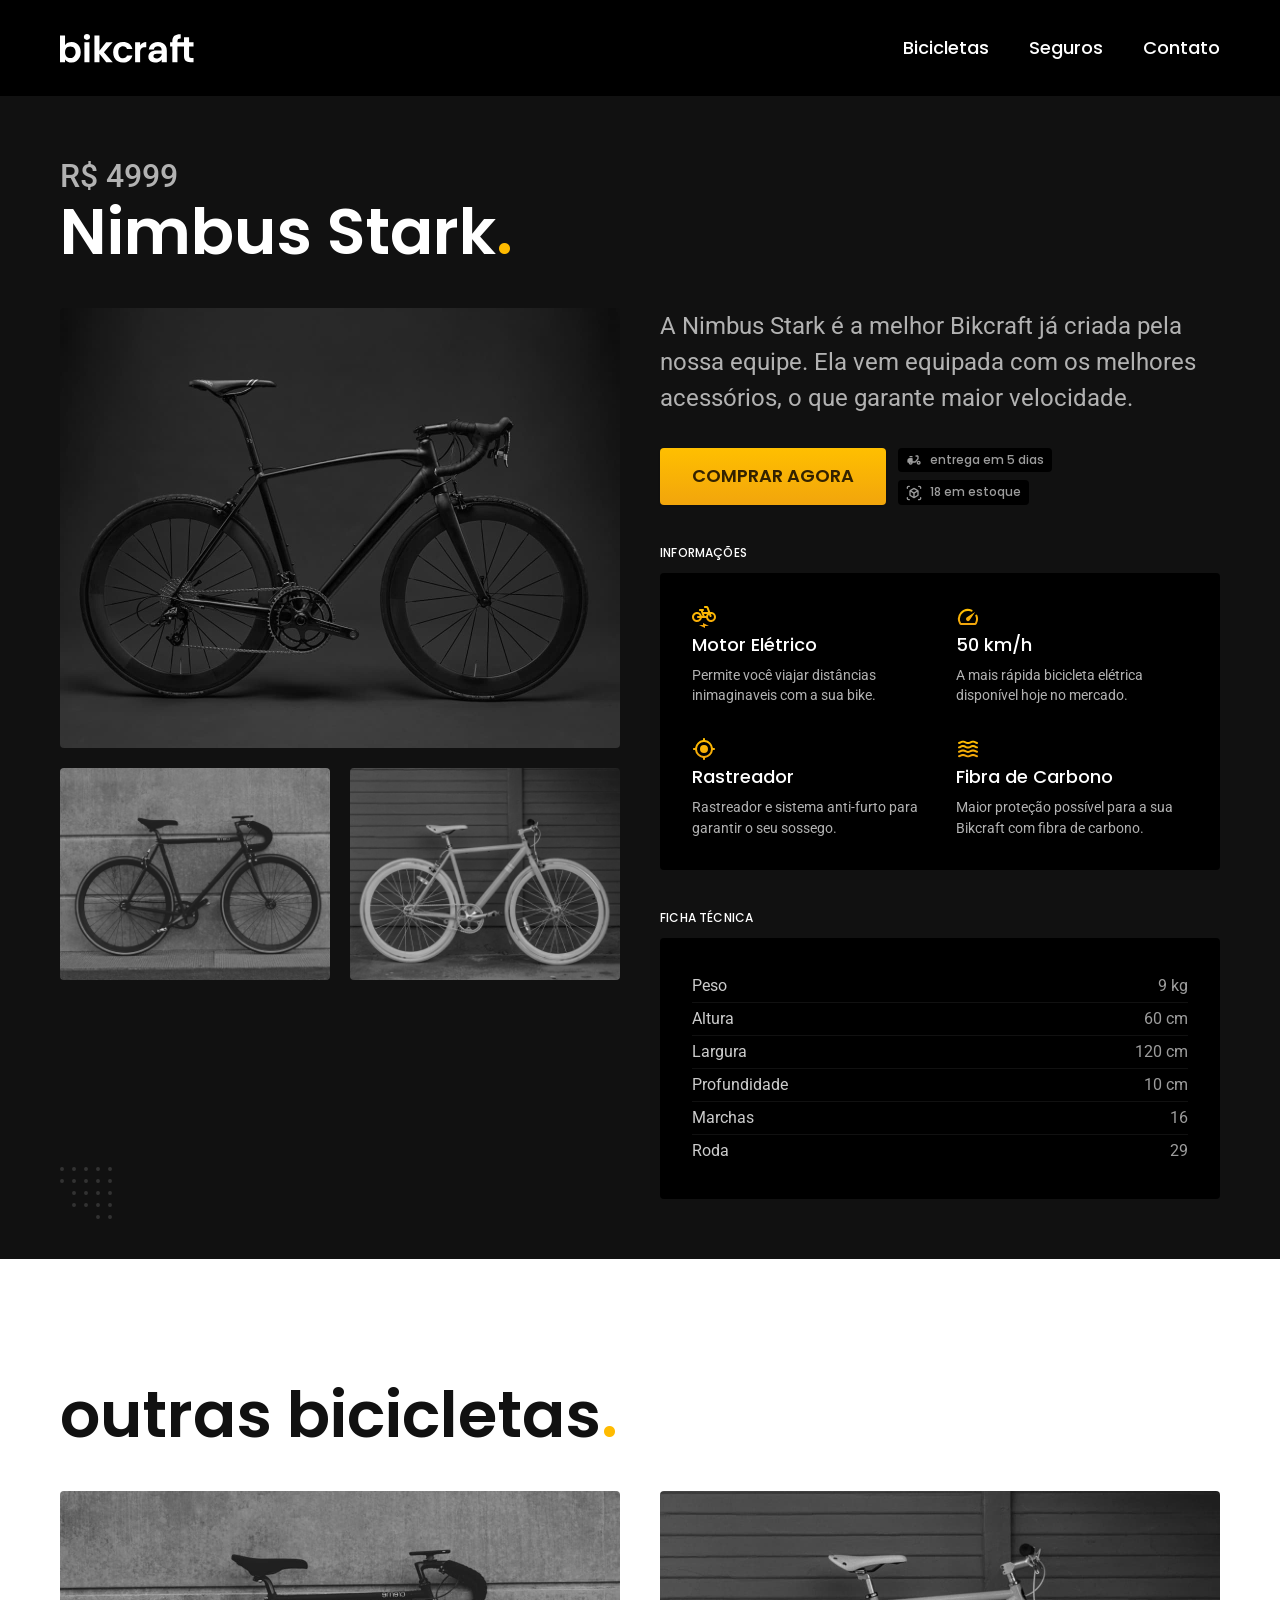
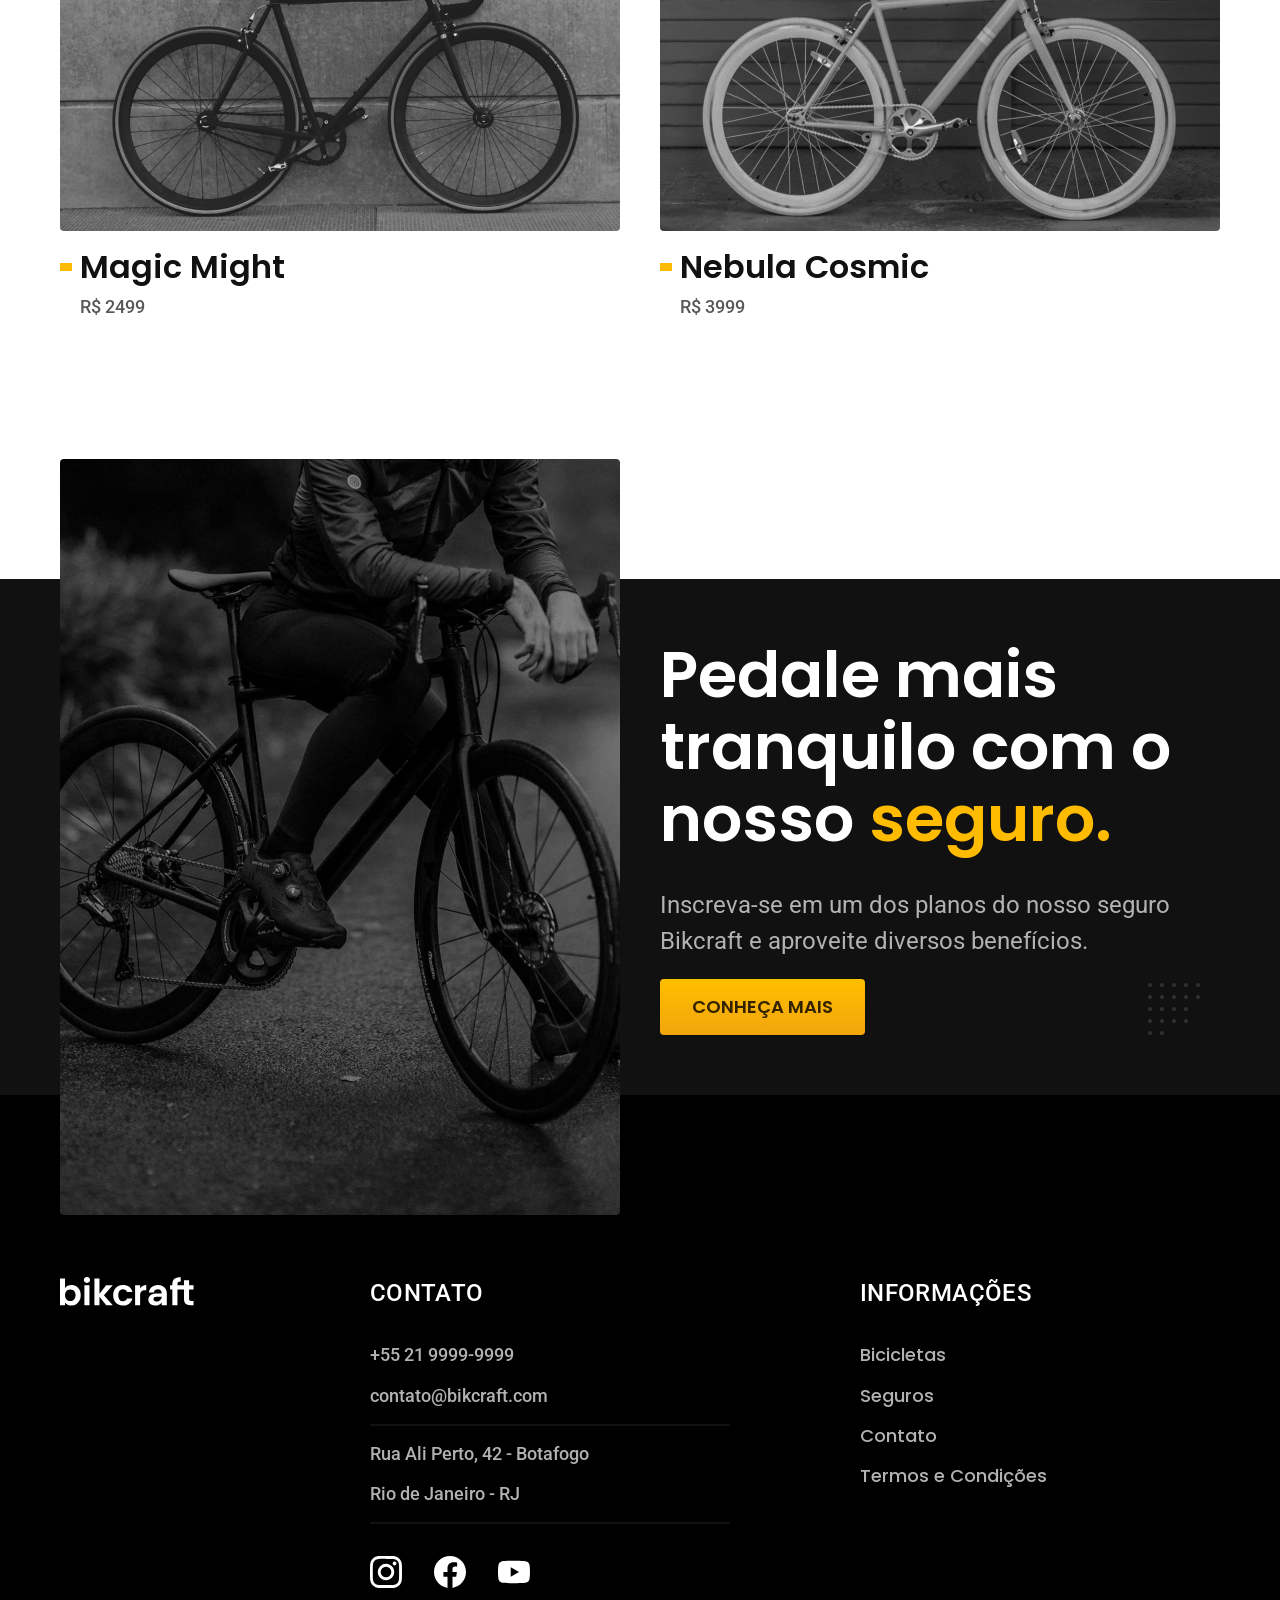
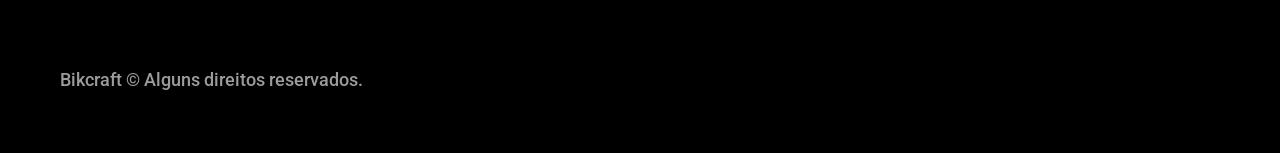
<file: bicicletas/nimbus.html>
<!DOCTYPE html>
<html lang="pt-br">

<head>
  <meta charset="UTF-8">
  <meta name="viewport" content="width=device-width, initial-scale=1.0">
  <title>Nimbus | Bikcraft</title>
  <meta name="description" content="Bicicletas elétricas de alta precisão e qualidade,  feitas sob medida para o cliente. Explore o mundo na sua velocidade com a Bikcraft.">

  <link rel="icon" href="./favicon.svg" type="image/svg+xml">

  <link href="../css/style.css" rel="preload" as="style">
  <link href="../css/style.css" rel="stylesheet">

  <link rel="preconnect" href="https://fonts.googleapis.com">
  <link rel="preconnect" href="https://fonts.gstatic.com" crossorigin>
  <link href="https://fonts.googleapis.com/css2?family=Merriweather:ital,wght@1,900&family=Poppins:wght@500;600&family=Roboto:wght@400;500&display=swap" rel="stylesheet">
</head>

<body id="bicicleta">
  <header class="header-bg">
    <div class="header container">
      <a href="../">
        <img src="../img/bikcraft.svg" alt="Bikcraft" width="136" height="32">
      </a>
      <nav aria-label="primaria">
        <ul class="header-menu font-1-m cor-0">
          <li><a href="../bicicletas.html">Bicicletas</a></li>
          <li><a href="../seguros.html">Seguros</a></li>
          <li><a href="../contato.html">Contato</a></li>
        </ul>
      </nav>
    </div>
  </header>

  <main class="bicicleta-bg">
    <div class="bicicleta container">
      <div class="bicicleta-titulo">
        <span class="font-2-xl cor-5">R$ 4999</span>
        <h1 class="font-1-xxl cor-0">Nimbus Stark<span class="cor-p1">.</span></h1>
      </div>
      <div class="bicicleta-imagens">
        <img src="../img/bicicleta/nimbus1.jpg" alt="Bicicleta preta" width="560" height="440">
        <img src="../img/bicicleta/nimbus2.jpg" alt="Bicicleta branca" width="560" height="440">
        <img src="../img/bicicleta/nimbus3.jpg" alt="Bicicleta preta" width="560" height="440">
      </div>
      <div class="bicicleta-conteudo">
        <p class="font-2-l cor-5">A Nimbus Stark é a melhor Bikcraft já criada pela nossa equipe. Ela vem equipada com os melhores acessórios, o que garante maior velocidade.</p>
        <div class="bicicleta-comprar">
          <a class="botao" href="../orcamento.html?tipo=bikcraft&produto=nimbus">Comprar Agora</a>
          <span class="font-1-xs cor-6"><img src="../img/icones/entrega.svg" alt=""> entrega em 5 dias</span>
          <span class="font-1-xs cor-6"><img src="../img/icones/estoque.svg" alt=""> 18 em estoque</span>
        </div>
        <h2 class="font-1-xs cor-0">Informações</h2>
        <ul class="bicicleta-informacoes">
          <li>
            <img src="../img/icones/eletrica.svg" alt="">
            <h3 class="font-1-m cor-0">Motor Elétrico</h3>
            <p class="font-2-xs cor-5">Permite você viajar distâncias inimaginaveis com a sua bike.</p>
          </li>
          <li>
            <img src="../img/icones/velocidade.svg" alt="">
            <h3 class="font-1-m cor-0">50 km/h</h3>
            <p class="font-2-xs cor-5">A mais rápida bicicleta elétrica disponível hoje no mercado.</p>
          </li>
          <li>
            <img src="../img/icones/rastreador.svg" alt="">
            <h3 class="font-1-m cor-0">Rastreador</h3>
            <p class="font-2-xs cor-5">Rastreador e sistema anti-furto para garantir o seu sossego.</p>
          </li>
          <li>
            <img src="../img/icones/carbono.svg" alt="">
            <h3 class="font-1-m cor-0">Fibra de Carbono</h3>
            <p class="font-2-xs cor-5">Maior proteção possível para a sua Bikcraft com fibra de carbono.</p>
          </li>
        </ul>
        <h2 class="font-1-xs cor-0">Ficha Técnica</h2>
        <ul class="bicicleta-ficha font-2-s cor-4">
          <li>Peso <span>9 kg</span></li>
          <li>Altura <span>60 cm</span></li>
          <li>Largura <span>120 cm</span></li>
          <li>Profundidade <span>10 cm</span></li>
          <li>Marchas <span>16</span></li>
          <li>Roda <span>29</span></li>
        </ul>
      </div>
    </div>
  </main>

  <article class="bicicletas-lista container">
    <h2 class="font-1-xxl">outras bicicletas<span class="cor-p1">.</span></h2>
    <ul>
      <li>
        <a href="./magic.html">
          <img src="../img/bicicletas/magic.jpg" alt="Bicicleta preta">
          <h3 class="font-1-xl">Magic Might</h3>
          <span class="font-2-m cor-8">R$ 2499</span>
        </a>
      </li>
      <li>
        <a href="./nebula.html">
          <img src="../img/bicicletas/nebula.jpg" alt="Bicicleta branca">
          <h3 class="font-1-xl">Nebula Cosmic</h3>
          <span class="font-2-m cor-8">R$ 3999</span>
        </a>
      </li>
    </ul>
  </article>

  <article class="seguro-bg">
    <div class="seguro container">
      <div class="seguro-imagem">
        <img src="../img/fotos/seguros.jpg" alt="Pessoa parada em cima de uma bicicleta">
      </div>
      <div class="seguro-conteudo">
        <h2 class="font-1-xxl cor-0">Pedale mais tranquilo com o nosso <span class="cor-p1">seguro.</span></h2>
        <p class="font-2-l cor-5">Inscreva-se em um dos planos do nosso seguro Bikcraft e aproveite diversos benefícios.</p>
        <a class="botao" href="../seguros.html">Conheça Mais</a>
      </div>
    </div>
  </article>

  <footer class="footer-bg">
    <div class="footer container">
      <img src="../img/bikcraft.svg" alt="Bikcraft">
      <div class="footer-contato">
        <h3 class="font-2-l-b cor-0">Contato</h3>
        <ul class="font-2-m cor-5">
          <li>+55 21 9999-9999</li>
          <li>contato@bikcraft.com</li>
          <li>Rua Ali Perto, 42 - Botafogo</li>
          <li>Rio de Janeiro - RJ</li>
        </ul>
        <div class="footer-redes">
          <a href="./"><img src="../img/redes/instagram.svg" alt="Instagram"></a>
          <a href="./"><img src="../img/redes/facebook.svg" alt="Facebook"></a>
          <a href="./"><img src="../img/redes/youtube.svg" alt="Youtube"></a>
        </div>
      </div>
      <div class="footer-informacoes">
        <h3 class="font-2-l-b cor-0">Informações</h3>
        <nav>
          <ul class="font-1-m cor-5">
            <li><a href="../bicicletas.html">Bicicletas</a></li>
            <li><a href="../seguros.html">Seguros</a></li>
            <li><a href="../contato.html">Contato</a></li>
            <li><a href="../termos.html">Termos e Condições</a></li>
          </ul>
        </nav>
      </div>
      <p class="font-2-m cor-6 footer-copy">Bikcraft © Alguns direitos reservados.</p>
    </div>
  </footer>

  <script src="../js/script.js"></script>
</body>

</html>
</file>
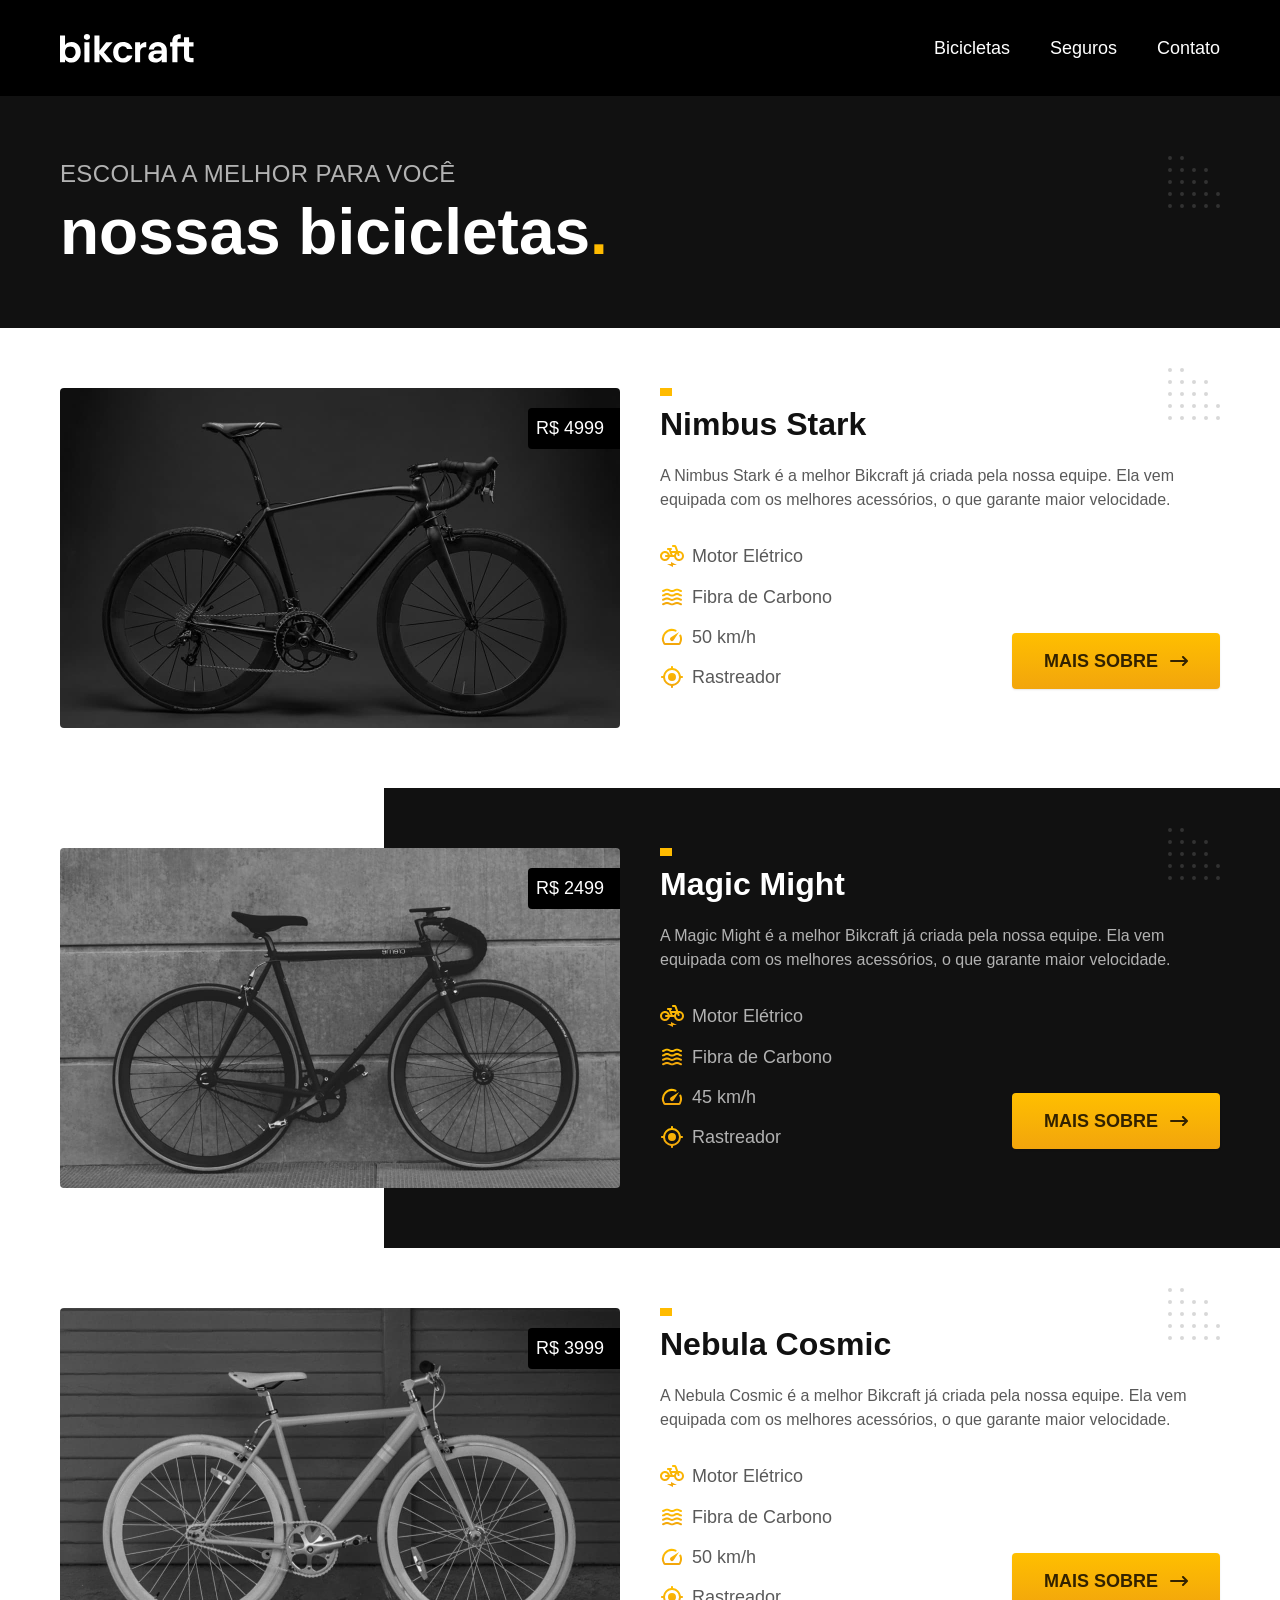
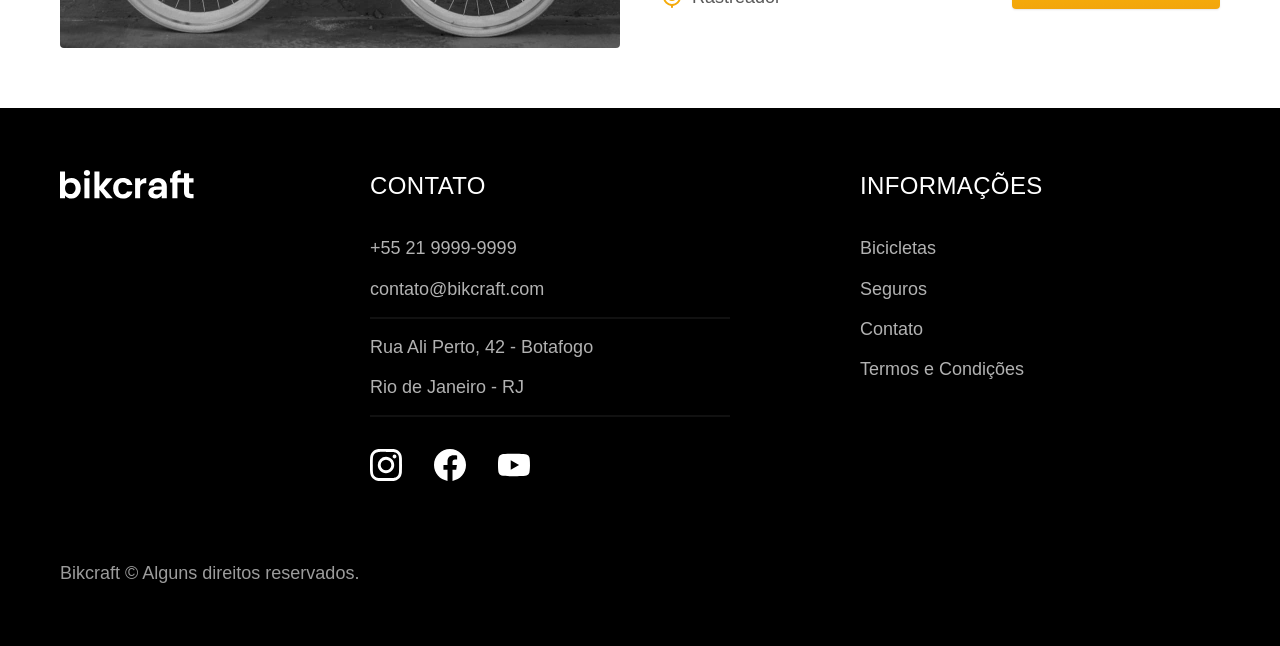
<file: img/bikcraft/bicicletas.html>
<!DOCTYPE html>
<html lang="pt-br">

<head>
  <meta charset="UTF-8">
  <meta name="viewport" content="width=device-width, initial-scale=1.0">

  <title>Bicicletas | Bikcraft</title>
  <meta name="description" content="Bicicletas">

  <link rel="preload" href="./css/style.css" as="style">
  <link rel="stylesheet" href="./css/style.css">
</head>

<body id="bicicletas">
  <header class="header-bg">
    <div class="header container">
      <a href="./">
        <img src="./img/bikcraft.svg" alt="Bikcraft">
      </a>

      <nav aria-label="primaria">
        <ul class="header-menu font-1-m cor-0">
          <li><a href="./bicicletas.html">Bicicletas</a></li>
          <li><a href="./seguros.html">Seguros</a></li>
          <li><a href="./contato.html">Contato</a></li>
        </ul>
      </nav>
    </div>
  </header>

  <main>
    <div class="titulo-bg">
      <div class="titulo container">
        <p class="font-2-l-b cor-5">Escolha a melhor para você</p>
        <h1 class="font-1-xxl cor-0">nossas bicicletas<span class="cor-p1">.</span></h1>
      </div>
    </div>

    <div class="bicicletas container">
      <div class="bicicletas-imagem">
        <img src="./img/bicicletas/nimbus.jpg" alt="Bicicleta preta">
        <span class="font-2-m cor-0">R$ 4999</span>
      </div>
      <div class="bicicletas-conteudo">
        <h2 class="font-1-xl">Nimbus Stark</h2>
        <p class="font-2-s cor-8">A Nimbus Stark é a melhor Bikcraft já criada pela nossa equipe. Ela vem equipada com os melhores acessórios, o que garante maior velocidade.</p>
        <ul class="font-1-m cor-8">
          <li>
            <img src="./img/icones/eletrica.svg" alt="">
            Motor Elétrico
          </li>
          <li>
            <img src="./img/icones/carbono.svg" alt="">
            Fibra de Carbono
          </li>
          <li>
            <img src="./img/icones/velocidade.svg" alt="">
            50 km/h
          </li>
          <li>
            <img src="./img/icones/rastreador.svg" alt="">
            Rastreador
          </li>
        </ul>
        <a class="botao seta" href="./bicicletas/nimbus.html">Mais Sobre</a>
      </div>
    </div>

    <div class="bicicletas-bg">
      <div class="bicicletas container">
        <div class="bicicletas-imagem">
          <img src="./img/bicicletas/magic.jpg" alt="Bicicleta preta">
          <span class="font-2-m cor-0">R$ 2499</span>
        </div>
        <div class="bicicletas-conteudo">
          <h2 class="font-1-xl cor-0">Magic Might</h2>
          <p class="font-2-s cor-5">A Magic Might é a melhor Bikcraft já criada pela nossa equipe. Ela vem equipada com os melhores acessórios, o que garante maior velocidade.</p>
          <ul class="font-1-m cor-5">
            <li>
              <img src="./img/icones/eletrica.svg" alt="">
              Motor Elétrico
            </li>
            <li>
              <img src="./img/icones/carbono.svg" alt="">
              Fibra de Carbono
            </li>
            <li>
              <img src="./img/icones/velocidade.svg" alt="">
              45 km/h
            </li>
            <li>
              <img src="./img/icones/rastreador.svg" alt="">
              Rastreador
            </li>
          </ul>
          <a class="botao seta" href="./bicicletas/magic.html">Mais Sobre</a>
        </div>
      </div>
    </div>

    <div class="bicicletas container">
      <div class="bicicletas-imagem">
        <img src="./img/bicicletas/nebula.jpg" alt="Bicicleta preta">
        <span class="font-2-m cor-0">R$ 3999</span>
      </div>
      <div class="bicicletas-conteudo">
        <h2 class="font-1-xl">Nebula Cosmic</h2>
        <p class="font-2-s cor-8">A Nebula Cosmic é a melhor Bikcraft já criada pela nossa equipe. Ela vem equipada com os melhores acessórios, o que garante maior velocidade.</p>
        <ul class="font-1-m cor-8">
          <li>
            <img src="./img/icones/eletrica.svg" alt="">
            Motor Elétrico
          </li>
          <li>
            <img src="./img/icones/carbono.svg" alt="">
            Fibra de Carbono
          </li>
          <li>
            <img src="./img/icones/velocidade.svg" alt="">
            50 km/h
          </li>
          <li>
            <img src="./img/icones/rastreador.svg" alt="">
            Rastreador
          </li>
        </ul>
        <a class="botao seta" href="./bicicletas/nebula.html">Mais Sobre</a>
      </div>
    </div>

  </main>

  <footer class="footer-bg">
    <div class="footer container">
      <img src="./img/bikcraft.svg" alt="Bikcraft">
      <div class="footer-contato">
        <h3 class="font-2-l-b cor-0">Contato</h3>
        <ul class="font-2-m cor-5">
          <li><a href="tel:+552199999999">+55 21 9999-9999</a></li>
          <li><a href="mailto:contato@bikcraft.com">contato@bikcraft.com</a></li>
          <li>Rua Ali Perto, 42 - Botafogo</li>
          <li>Rio de Janeiro - RJ</li>
        </ul>
        <div class="footer-redes">
          <a href="./">
            <img src="./img/redes/instagram.svg" alt="Instagram">
          </a>
          <a href="./">
            <img src="./img/redes/facebook.svg" alt="Facebook">
          </a>
          <a href="./">
            <img src="./img/redes/youtube.svg" alt="Youtube">
          </a>
        </div>
      </div>
      <div class="footer-informacoes">
        <h3 class="font-2-l-b cor-0">Informações</h3>
        <nav>
          <ul class="font-1-m cor-5">
            <li><a href="./bicicletas.html">Bicicletas</a></li>
            <li><a href="./seguros.html">Seguros</a></li>
            <li><a href="./contato.html">Contato</a></li>
            <li><a href="./termos.html">Termos e Condições</a></li>
          </ul>
        </nav>
      </div>
      <p class="footer-copy font-2-m cor-6">Bikcraft © Alguns direitos reservados.</p>
    </div>
  </footer>
</body>

</html>
</file>
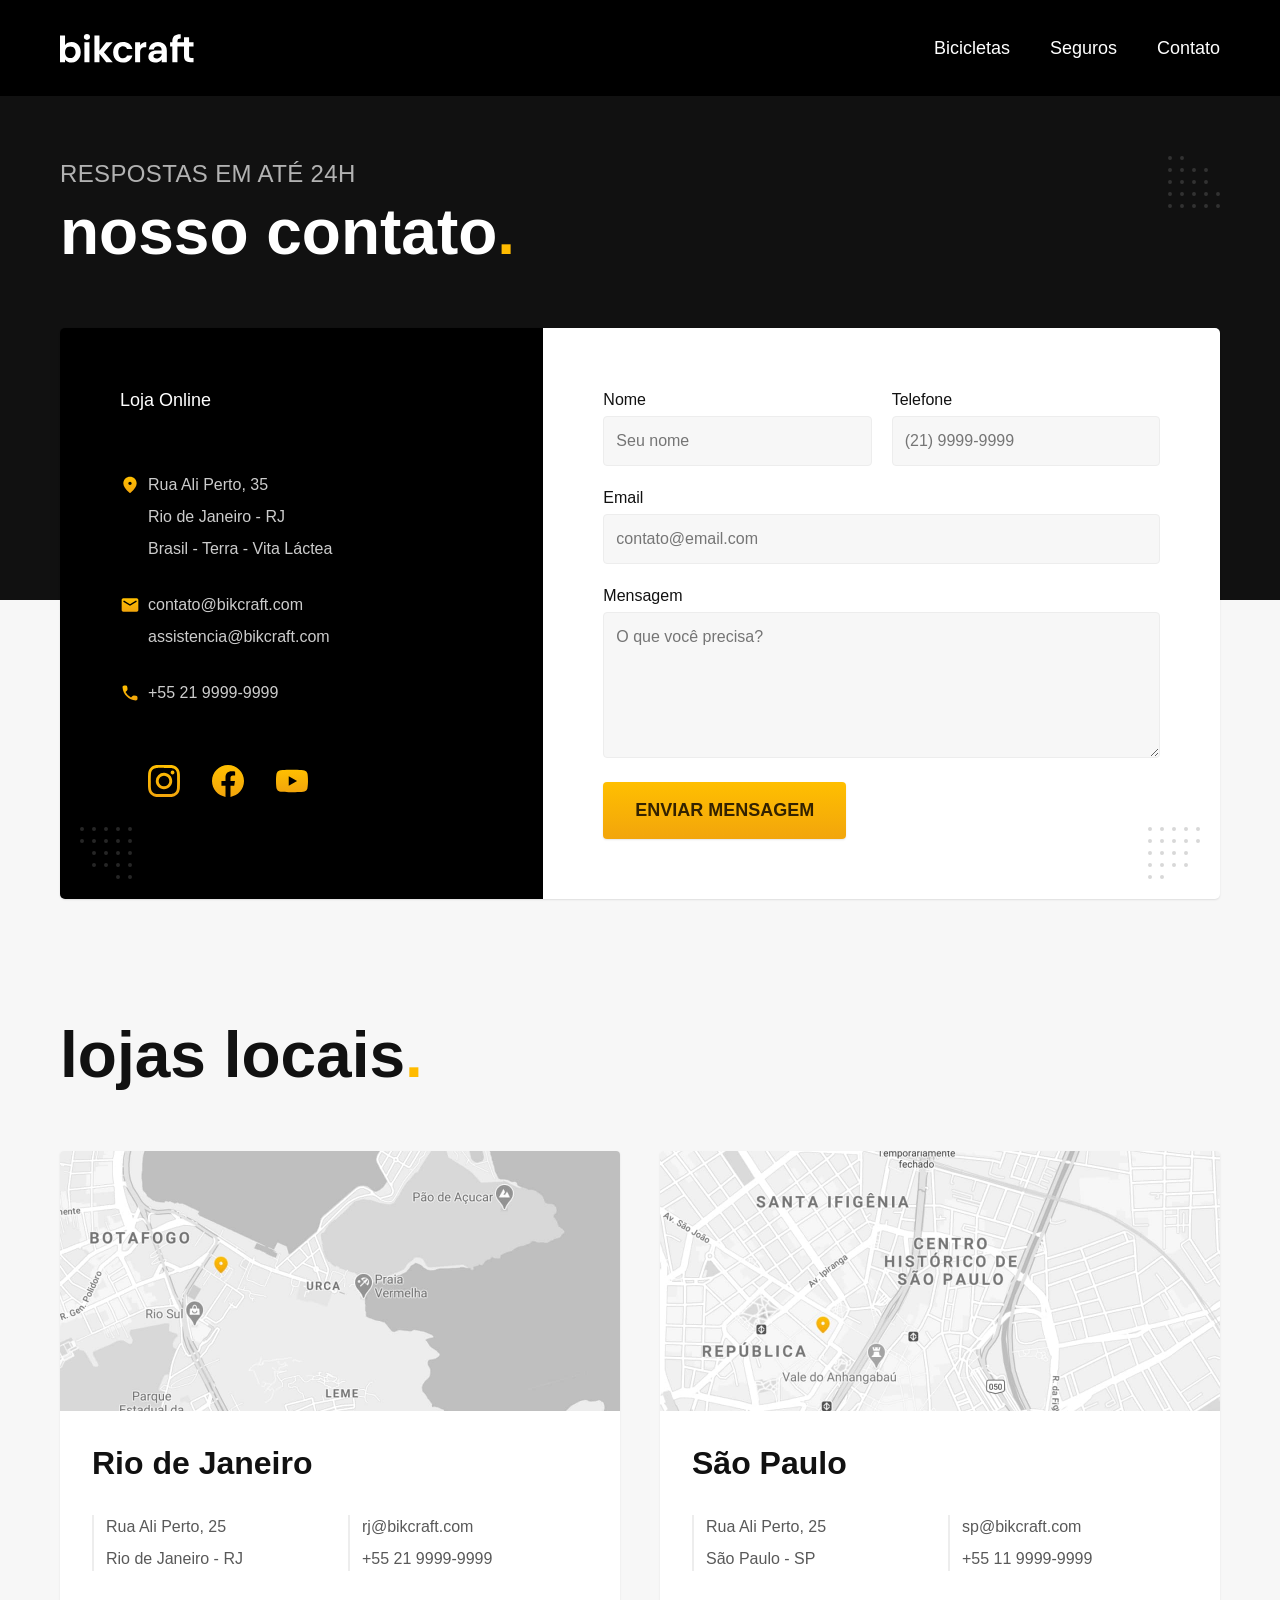
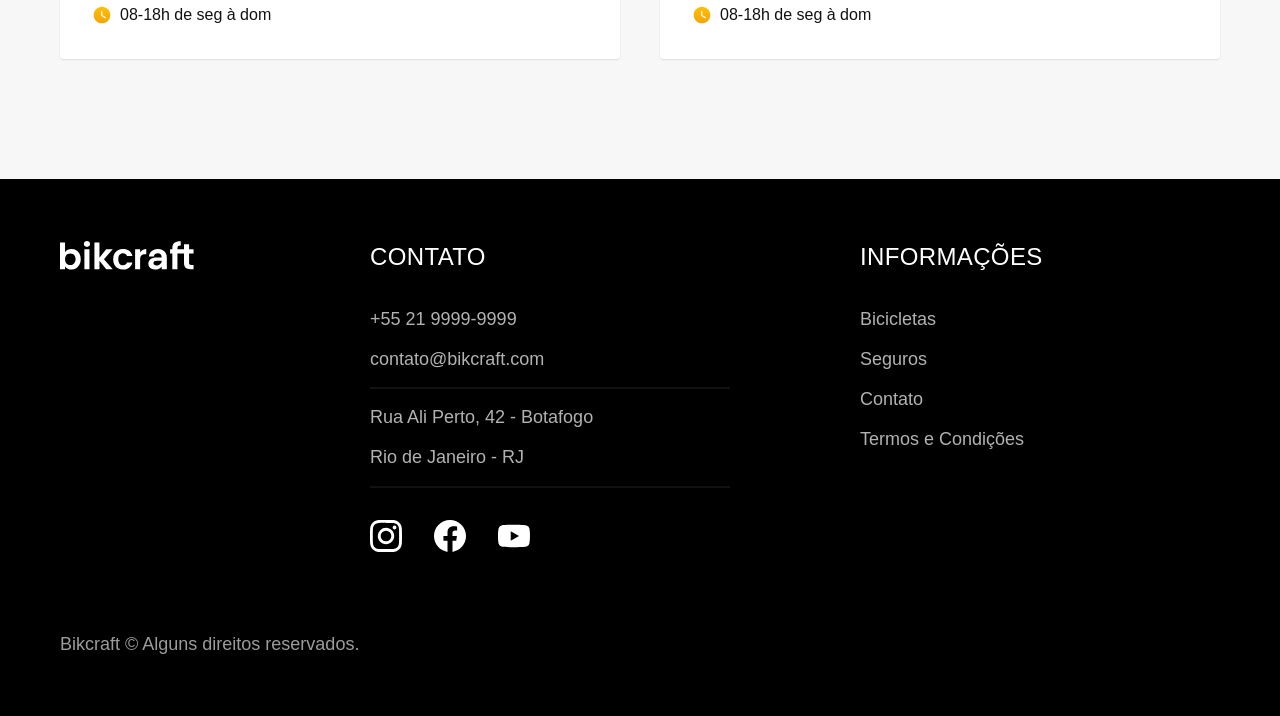
<file: img/bikcraft/contato.html>
<!DOCTYPE html>
<html lang="pt-br">

<head>
  <meta charset="UTF-8">
  <meta name="viewport" content="width=device-width, initial-scale=1.0">

  <title>Contato | Bikcraft</title>
  <meta name="description" content="Contato.">

  <link rel="preload" href="./css/style.css" as="style">
  <link rel="stylesheet" href="./css/style.css">
</head>

<body id="contato">
  <header class="header-bg">
    <div class="header container">
      <a href="./">
        <img src="./img/bikcraft.svg" alt="Bikcraft">
      </a>

      <nav aria-label="primaria">
        <ul class="header-menu font-1-m cor-0">
          <li><a href="./bicicletas.html">Bicicletas</a></li>
          <li><a href="./seguros.html">Seguros</a></li>
          <li><a href="./contato.html">Contato</a></li>
        </ul>
      </nav>
    </div>
  </header>

  <main>
    <div class="titulo-bg">
      <div class="titulo container">
        <p class="font-2-l-b cor-5">Respostas em até 24h</p>
        <h1 class="font-1-xxl cor-0">nosso contato<span class="cor-p1">.</span></h1>
      </div>
    </div>

    <div class="contato container">
      <section class="contato-dados" aria-label="Endereço">
        <h2 class="font-1-m cor-0">Loja Online</h2>
        <div class="contato-endereco font-2-s cor-4">
          <p>Rua Ali Perto, 35</p>
          <p>Rio de Janeiro - RJ</p>
          <p>Brasil - Terra - Vita Láctea</p>
        </div>
        <address class="contato-meios font-2-s cor-4">
          <a href="mailto:contato@bikcraft.com">contato@bikcraft.com</a>
          <a href="mailto:assistencia@bikcraft.com">assistencia@bikcraft.com</a>
          <a href="tel:+552199999999">+55 21 9999-9999</a>
        </address>
        <div class="contato-redes">
          <a href="./">
            <img src="./img/redes/instagram-p.svg" alt="Instagram">
          </a>
          <a href="./">
            <img src="./img/redes/facebook-p.svg" alt="Facebook">
          </a>
          <a href="./">
            <img src="./img/redes/youtube-p.svg" alt="Youtube">
          </a>
        </div>
      </section>
      <section class="contato-formulario" aria-label="Formulário">
        <form class="form" action="./contato.html">
          <div>
            <label for="nome">Nome</label>
            <input type="text" id="nome" name="nome" placeholder="Seu nome">
          </div>
          <div>
            <label for="telefone">Telefone</label>
            <input type="text" id="telefone" name="telefone" placeholder="(21) 9999-9999">
          </div>
          <div class="col-2">
            <label for="email">Email</label>
            <input type="email" id="email" name="email" placeholder="contato@email.com">
          </div>
          <div class="col-2">
            <label for="mensagem">Mensagem</label>
            <textarea rows="5" id="mensagem" name="mensagem" placeholder="O que você precisa?"></textarea>
          </div>
          <button class="botao col-2">Enviar Mensagem</button>
        </form>
      </section>
    </div>
  </main>

  <article class="lojas container">
    <h2 class="font-1-xxl">lojas locais<span class="cor-p1">.</span></h2>
    <div class="lojas-item">
      <img src="./img/lojas/rj.jpg" alt="mapa marcando o endereço em Rua Ali Perto, 25 - Rio de Janeiro - RJ">
      <div class="lojas-conteudo">
        <h3 class="font-1-xl">Rio de Janeiro</h3>
        <div class="lojas-dados font-2-s cor-8">
          <p>Rua Ali Perto, 25</p>
          <p>Rio de Janeiro - RJ</p>
        </div>
        <div class="lojas-dados font-2-s cor-8">
          <a href="mailto:rj@bikcraft.com">rj@bikcraft.com</a>
          <a href="tel:+552199999999">+55 21 9999-9999</a>
        </div>
        <p class="lojas-tempo font-1-s"><img src="./img/icones/horario.svg" alt="">08-18h de seg à dom</p>
      </div>
    </div>

    <div class="lojas-item">
      <img src="./img/lojas/sp.jpg" alt="mapa marcando o endereço em Rua Ali Perto, 25 - São Paulo - SP">
      <div class="lojas-conteudo">
        <h3 class="font-1-xl">São Paulo</h3>
        <div class="lojas-dados font-2-s cor-8">
          <p>Rua Ali Perto, 25</p>
          <p>São Paulo - SP</p>
        </div>
        <div class="lojas-dados font-2-s cor-8">
          <a href="mailto:sp@bikcraft.com">sp@bikcraft.com</a>
          <a href="tel:+551199999999">+55 11 9999-9999</a>
        </div>
        <p class="lojas-tempo font-1-s"><img src="./img/icones/horario.svg" alt="">08-18h de seg à dom</p>
      </div>
    </div>
  </article>

  <footer class="footer-bg">
    <div class="footer container">
      <img src="./img/bikcraft.svg" alt="Bikcraft">
      <div class="footer-contato">
        <h3 class="font-2-l-b cor-0">Contato</h3>
        <ul class="font-2-m cor-5">
          <li><a href="tel:+552199999999">+55 21 9999-9999</a></li>
          <li><a href="mailto:contato@bikcraft.com">contato@bikcraft.com</a></li>
          <li>Rua Ali Perto, 42 - Botafogo</li>
          <li>Rio de Janeiro - RJ</li>
        </ul>
        <div class="footer-redes">
          <a href="./">
            <img src="./img/redes/instagram.svg" alt="Instagram">
          </a>
          <a href="./">
            <img src="./img/redes/facebook.svg" alt="Facebook">
          </a>
          <a href="./">
            <img src="./img/redes/youtube.svg" alt="Youtube">
          </a>
        </div>
      </div>
      <div class="footer-informacoes">
        <h3 class="font-2-l-b cor-0">Informações</h3>
        <nav>
          <ul class="font-1-m cor-5">
            <li><a href="./bicicletas.html">Bicicletas</a></li>
            <li><a href="./seguros.html">Seguros</a></li>
            <li><a href="./contato.html">Contato</a></li>
            <li><a href="./termos.html">Termos e Condições</a></li>
          </ul>
        </nav>
      </div>
      <p class="footer-copy font-2-m cor-6">Bikcraft © Alguns direitos reservados.</p>
    </div>
  </footer>
</body>

</html>
</file>
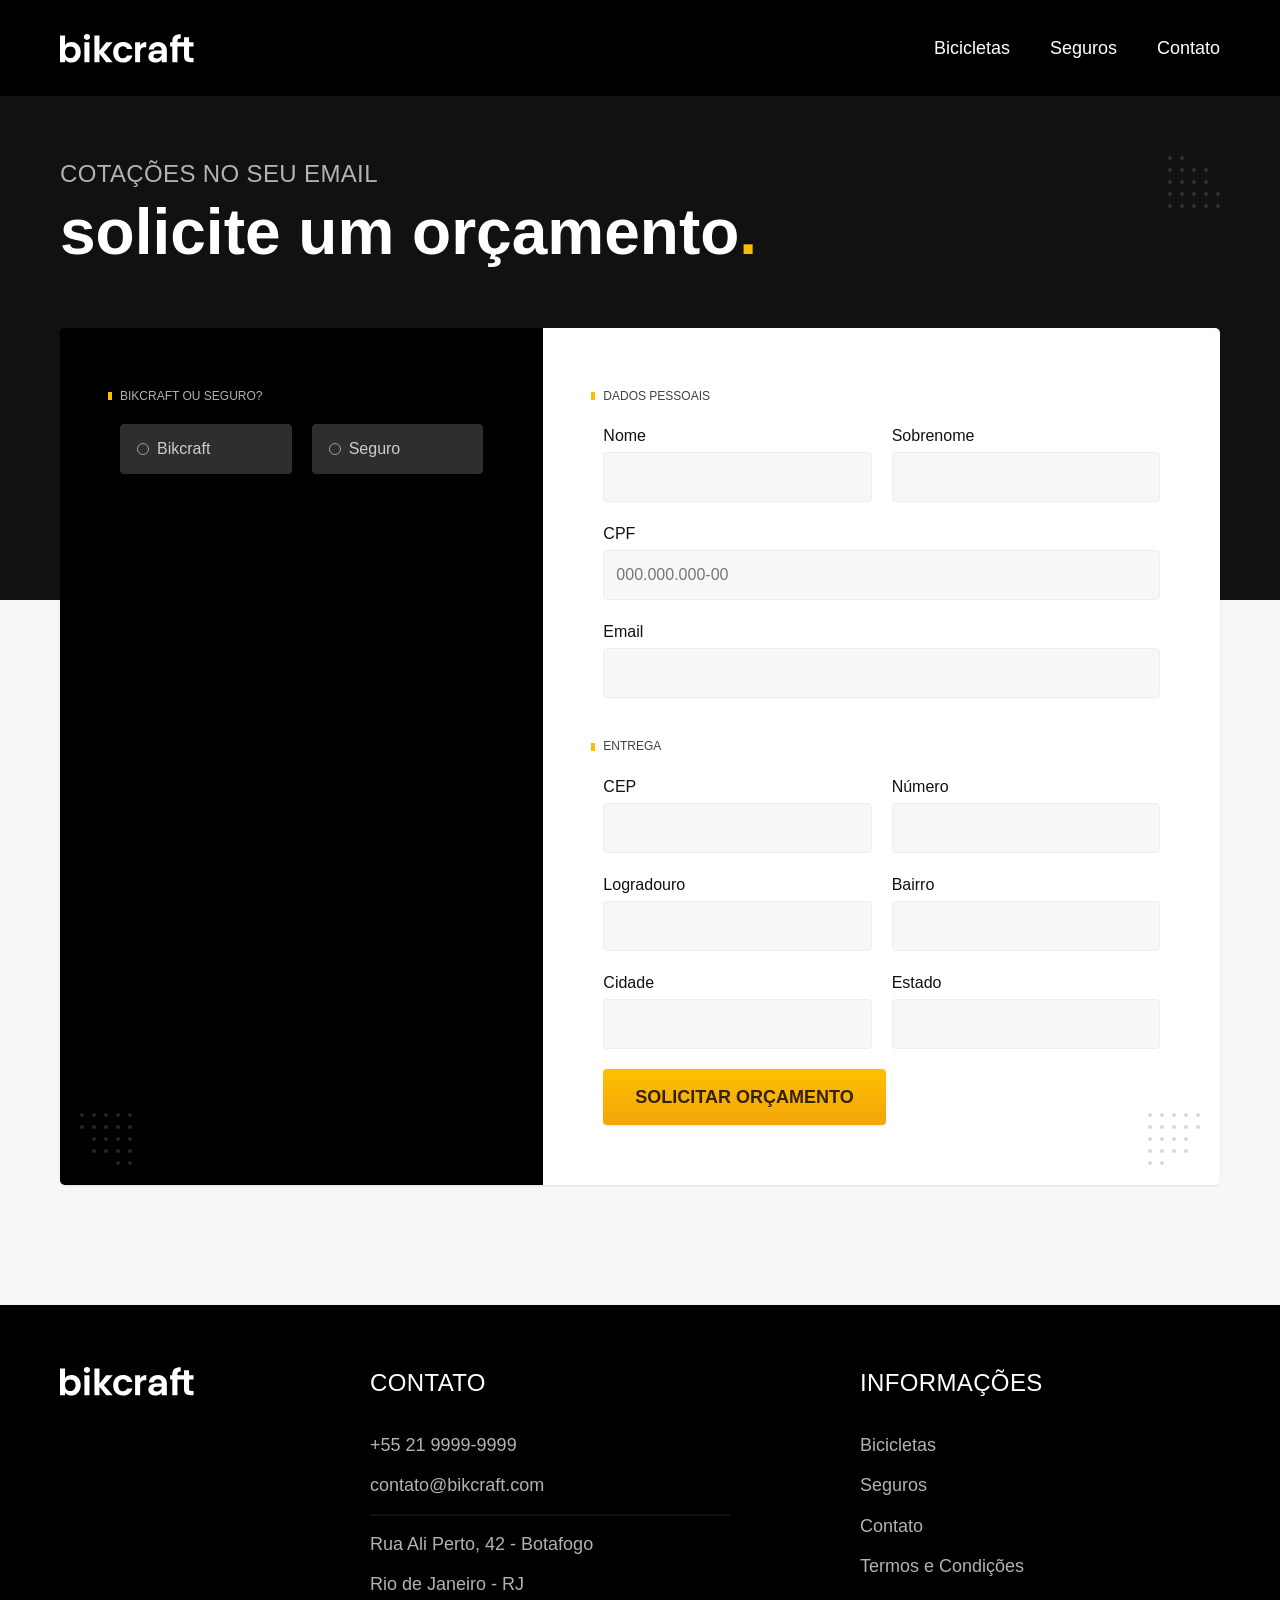
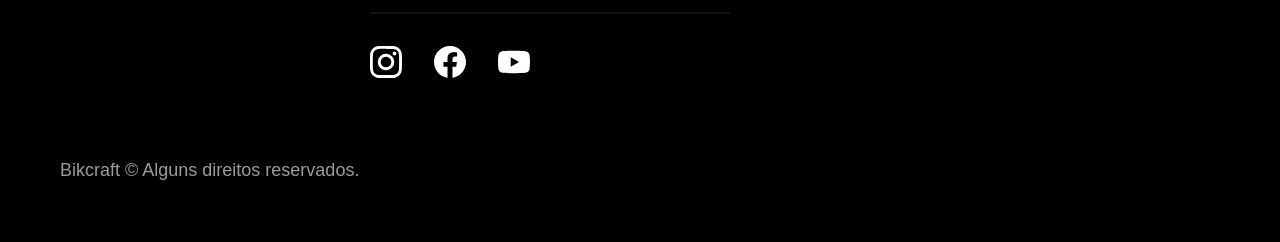
<file: img/bikcraft/orcamento.html>
<!DOCTYPE html>
<html lang="pt-br">

<head>
  <meta charset="UTF-8">
  <meta name="viewport" content="width=device-width, initial-scale=1.0">

  <title>Orçamento | Bikcraft</title>
  <meta name="description" content="Orçamento.">

  <link rel="preload" href="./css/style.css" as="style">
  <link rel="stylesheet" href="./css/style.css">
</head>

<body id="orcamento">
  <header class="header-bg">
    <div class="header container">
      <a href="./">
        <img src="./img/bikcraft.svg" alt="Bikcraft">
      </a>

      <nav aria-label="primaria">
        <ul class="header-menu font-1-m cor-0">
          <li><a href="./bicicletas.html">Bicicletas</a></li>
          <li><a href="./seguros.html">Seguros</a></li>
          <li><a href="./contato.html">Contato</a></li>
        </ul>
      </nav>
    </div>
  </header>

  <main>
    <div class="titulo-bg">
      <div class="titulo container">
        <p class="font-2-l-b cor-5">Cotações no seu email</p>
        <h1 class="font-1-xxl cor-0">solicite um orçamento<span class="cor-p1">.</span></h1>
      </div>
    </div>

    <form class="orcamento container" action="./orcamento.html">
      <div class="orcamento-produto">
        <h2 class="font-1-xs cor-5">Bikcraft ou Seguro?</h2>

        <input type="radio" name="tipo" value="bikcraft" id="bikcraft">
        <label for="bikcraft">Bikcraft</label>

        <input type="radio" name="tipo" value="seguro" id="seguro">
        <label for="seguro">Seguro</label>

        <div class="orcamento-conteudo" id="orcamento-bikcraft">
          <h2 class="font-1-xs cor-5">Escolha a sua</h2>

          <input type="radio" name="produto" value="nimbus" id="nimbus">
          <label for="nimbus">Nimbus Stark <span>R$ 4999</span></label>
          <div class="orcamento-detalhes">
            <ul class="font-1-xs cor-8">
              <li><img src="./img/icones/eletrica.svg" alt=""> Motor Elétrico</li>
              <li><img src="./img/icones/carbono.svg" alt=""> Fibra de Carbono</li>
              <li><img src="./img/icones/velocidade.svg" alt=""> 50 km/h</li>
              <li><img src="./img/icones/rastreador.svg" alt=""> Rastreador</li>
            </ul>
            <img src="./img/bicicletas/nimbus.jpg" alt="Bicicleta preta">
          </div>

          <input type="radio" name="produto" value="magic" id="magic">
          <label for="magic">Magic Might <span>R$ 2499</span></label>
          <div class="orcamento-detalhes">
            <ul class="font-1-xs cor-8">
              <li><img src="./img/icones/eletrica.svg" alt=""> Motor Elétrico</li>
              <li><img src="./img/icones/carbono.svg" alt=""> Fibra de Carbono</li>
              <li><img src="./img/icones/velocidade.svg" alt=""> 45 km/h</li>
              <li><img src="./img/icones/rastreador.svg" alt=""> Rastreador</li>
            </ul>
            <img src="./img/bicicletas/magic.jpg" alt="Bicicleta preta">
          </div>

          <input type="radio" name="produto" value="nebula" id="nebula">
          <label for="nebula">Nebula Cosmic <span>R$ 3999</span></label>
          <div class="orcamento-detalhes">
            <ul class="font-1-xs cor-8">
              <li><img src="./img/icones/eletrica.svg" alt=""> Motor Elétrico</li>
              <li><img src="./img/icones/carbono.svg" alt=""> Fibra de Carbono</li>
              <li><img src="./img/icones/velocidade.svg" alt=""> 40 km/h</li>
              <li><img src="./img/icones/rastreador.svg" alt=""> Rastreador</li>
            </ul>
            <img src="./img/bicicletas/nebula.jpg" alt="Bicicleta branca">
          </div>

        </div>

        <div class="orcamento-conteudo" id="orcamento-seguro">
          <h2 class="font-1-xs cor-5">Escolha o plano</h2>

          <input type="radio" name="produto" value="prata" id="prata">
          <label for="prata">Prata <span>R$ 199</span></label>

          <input type="radio" name="produto" value="ouro" id="ouro">
          <label for="ouro">Ouro <span>R$ 299</span></label>
        </div>
      </div>
      <div class="orcamento-dados form">
        <h2 class="font-1-xs cor-9 col-2">dados pessoais</h2>
        <div>
          <label for="nome">Nome</label>
          <input type="text" id="nome" name="nome">
        </div>
        <div>
          <label for="sobrenome">Sobrenome</label>
          <input type="text" id="sobrenome" name="sobrenome">
        </div>
        <div class="col-2">
          <label for="cpf">CPF</label>
          <input type="text" id="cpf" name="cpf" placeholder="000.000.000-00">
        </div>
        <div class="col-2">
          <label for="email">Email</label>
          <input type="email" id="email" name="email">
        </div>
        <h2 class="font-1-xs cor-9 col-2">entrega</h2>
        <div>
          <label for="cep">CEP</label>
          <input type="text" id="cep" name="cep">
        </div>
        <div>
          <label for="numero">Número</label>
          <input type="text" id="numero" name="numero">
        </div>
        <div>
          <label for="logradouro">Logradouro</label>
          <input type="text" id="logradouro" name="logradouro">
        </div>
        <div>
          <label for="bairro">Bairro</label>
          <input type="text" id="bairro" name="bairro">
        </div>
        <div>
          <label for="cidade">Cidade</label>
          <input type="text" id="cidade" name="cidade">
        </div>
        <div>
          <label for="estado">Estado</label>
          <input type="text" id="estado" name="estado">
        </div>
        <button class="botao col-2">Solicitar Orçamento</button>
      </div>
    </form>
  </main>

  <footer class="footer-bg">
    <div class="footer container">
      <img src="./img/bikcraft.svg" alt="Bikcraft">
      <div class="footer-contato">
        <h3 class="font-2-l-b cor-0">Contato</h3>
        <ul class="font-2-m cor-5">
          <li><a href="tel:+552199999999">+55 21 9999-9999</a></li>
          <li><a href="mailto:contato@bikcraft.com">contato@bikcraft.com</a></li>
          <li>Rua Ali Perto, 42 - Botafogo</li>
          <li>Rio de Janeiro - RJ</li>
        </ul>
        <div class="footer-redes">
          <a href="./">
            <img src="./img/redes/instagram.svg" alt="Instagram">
          </a>
          <a href="./">
            <img src="./img/redes/facebook.svg" alt="Facebook">
          </a>
          <a href="./">
            <img src="./img/redes/youtube.svg" alt="Youtube">
          </a>
        </div>
      </div>
      <div class="footer-informacoes">
        <h3 class="font-2-l-b cor-0">Informações</h3>
        <nav>
          <ul class="font-1-m cor-5">
            <li><a href="./bicicletas.html">Bicicletas</a></li>
            <li><a href="./seguros.html">Seguros</a></li>
            <li><a href="./contato.html">Contato</a></li>
            <li><a href="./termos.html">Termos e Condições</a></li>
          </ul>
        </nav>
      </div>
      <p class="footer-copy font-2-m cor-6">Bikcraft © Alguns direitos reservados.</p>
    </div>
  </footer>
</body>

</html>
</file>
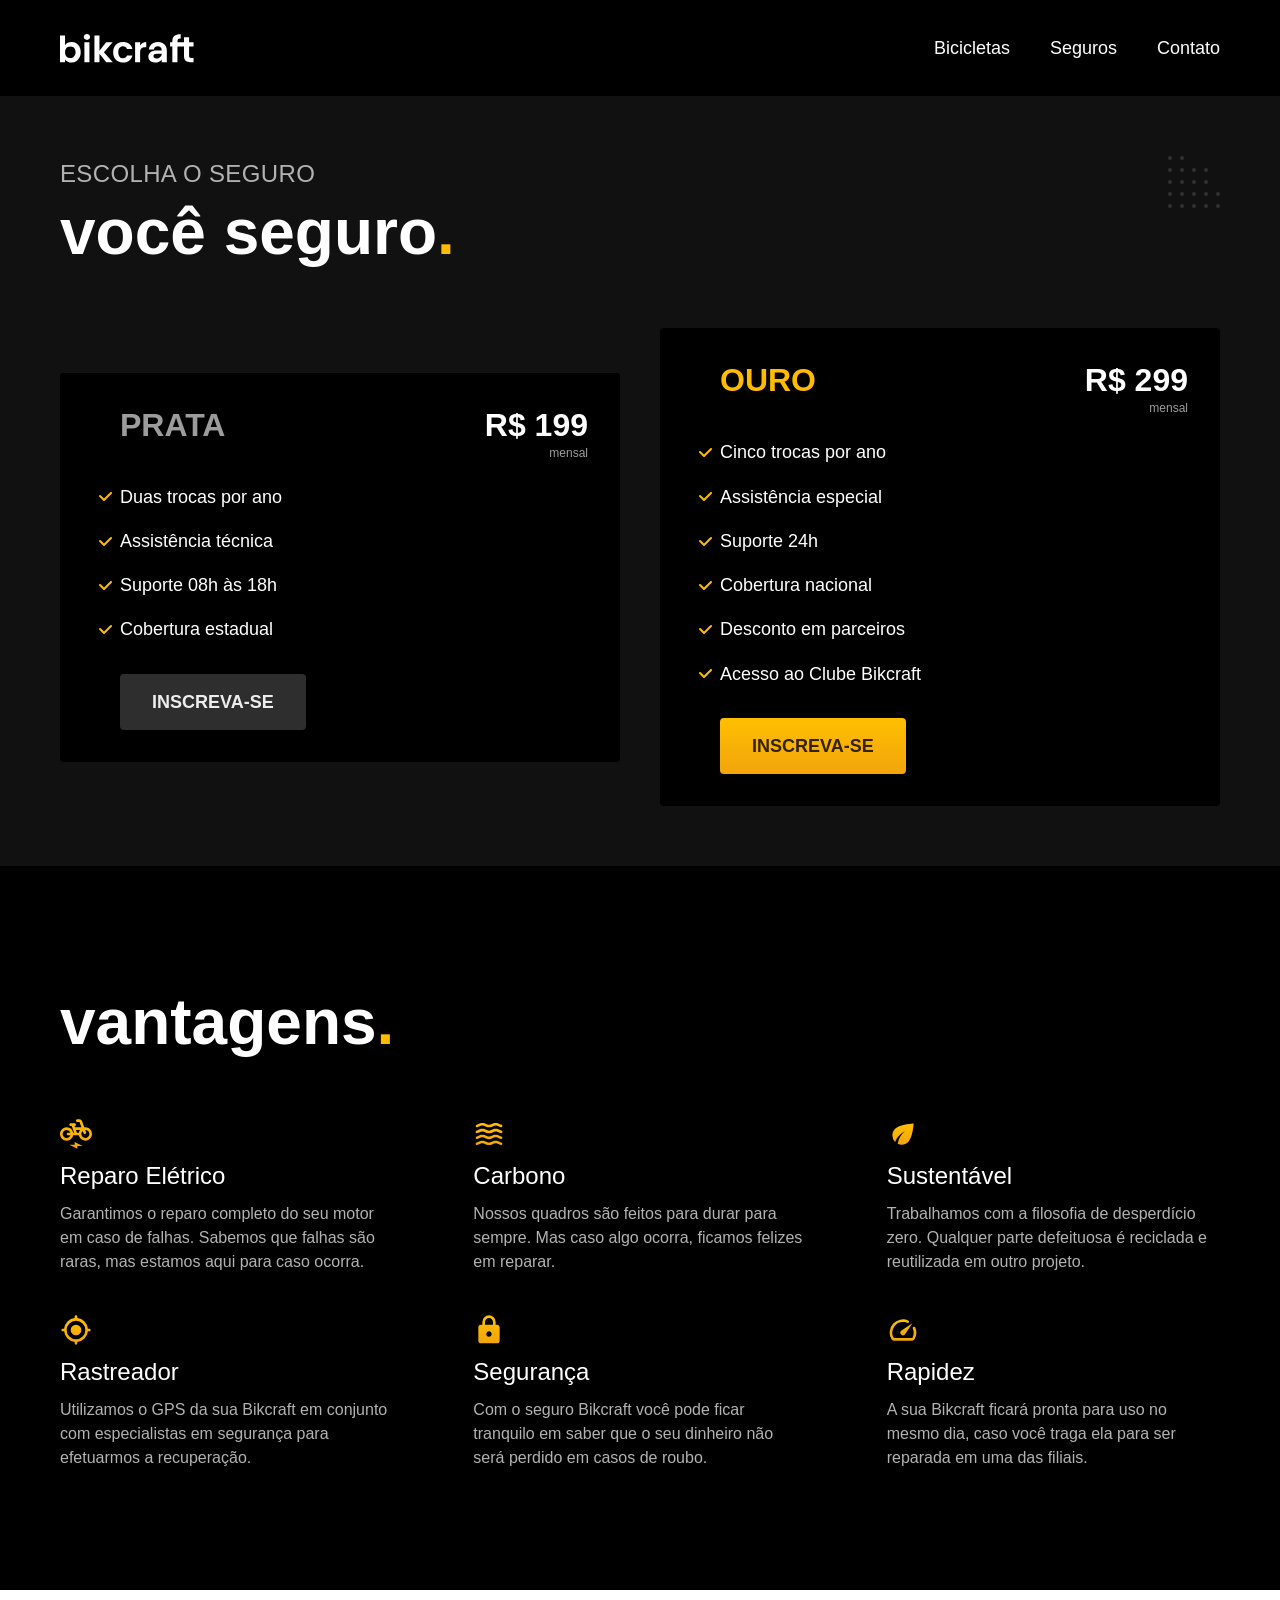
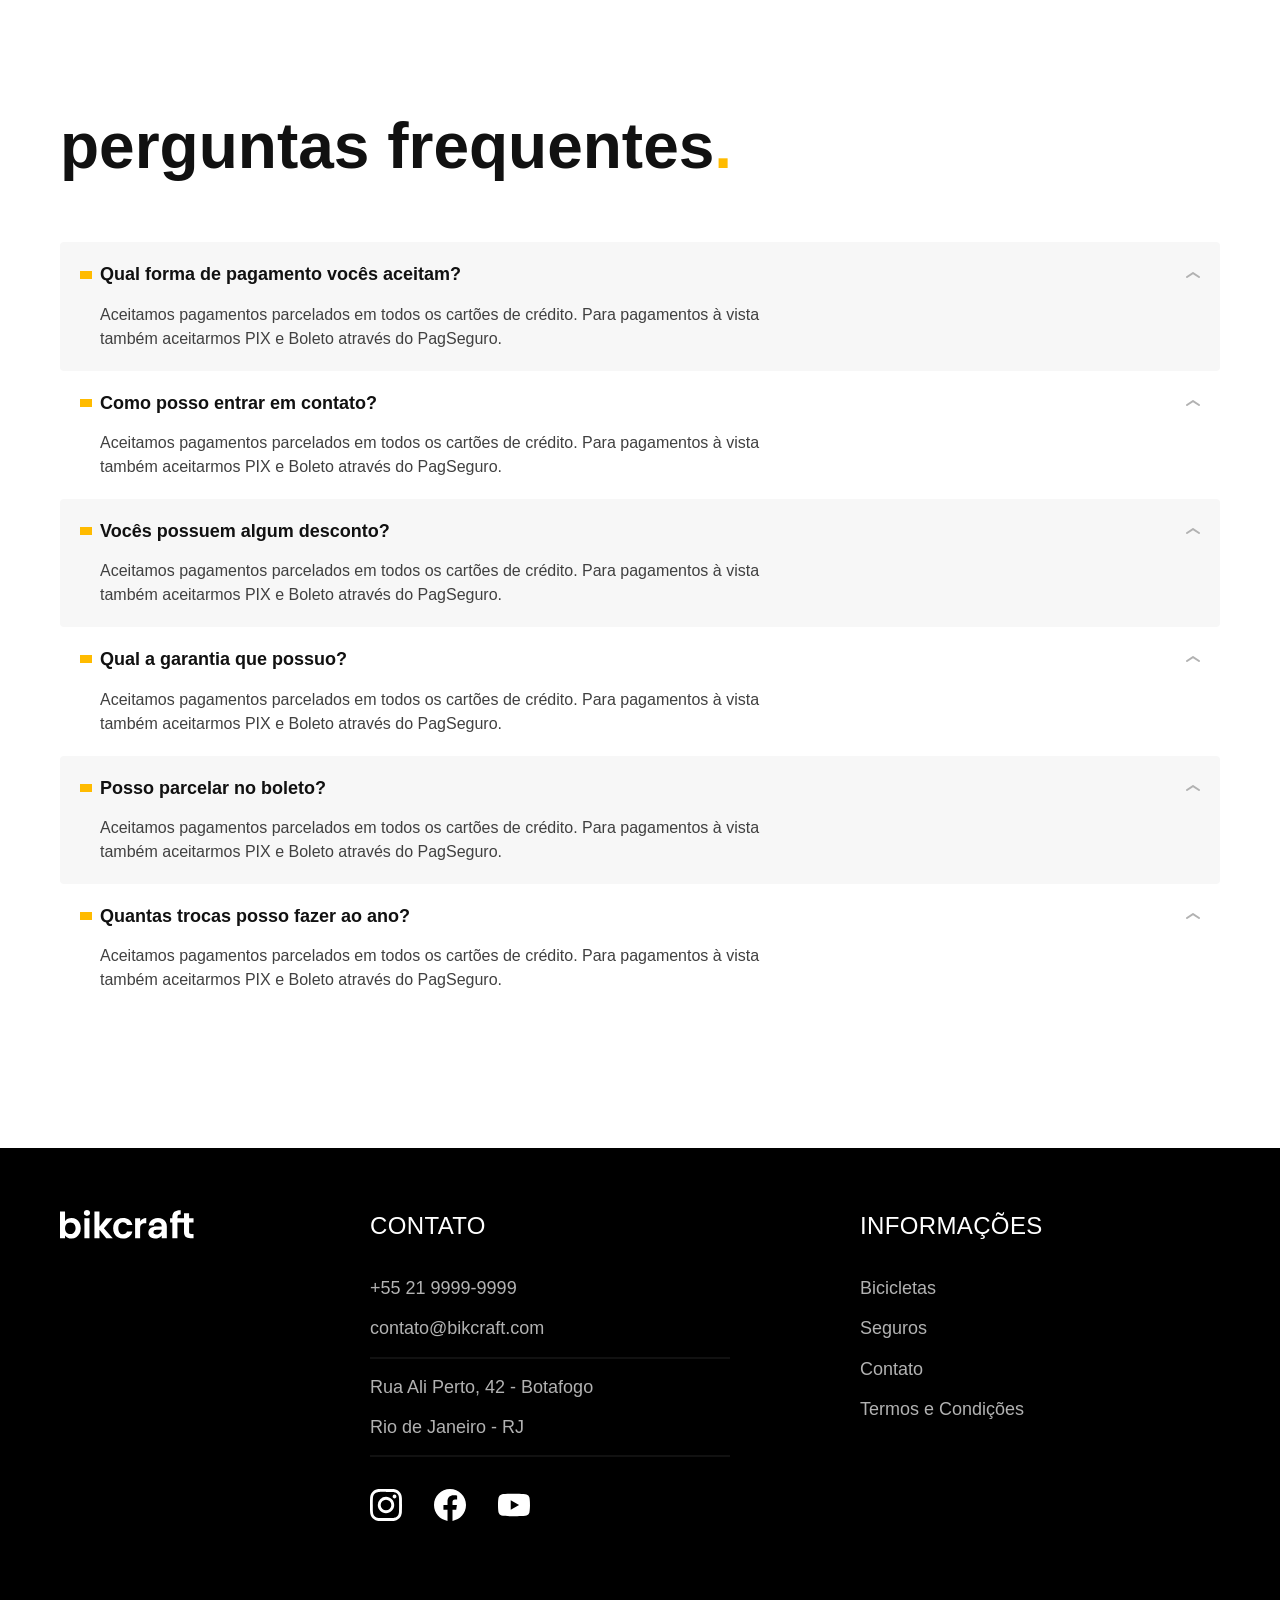
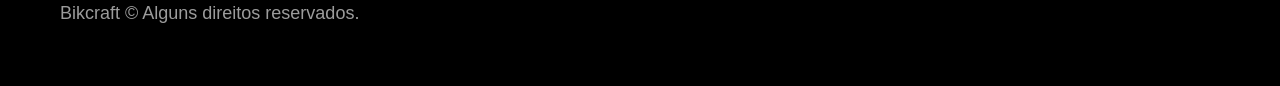
<file: img/bikcraft/seguros.html>
<!DOCTYPE html>
<html lang="pt-br">

<head>
  <meta charset="UTF-8">
  <meta name="viewport" content="width=device-width, initial-scale=1.0">

  <title>Seguros | Bikcraft</title>
  <meta name="description" content="Seguros.">

  <link rel="preload" href="./css/style.css" as="style">
  <link rel="stylesheet" href="./css/style.css">
</head>

<body id="seguros">
  <header class="header-bg">
    <div class="header container">
      <a href="./">
        <img src="./img/bikcraft.svg" alt="Bikcraft">
      </a>

      <nav aria-label="primaria">
        <ul class="header-menu font-1-m cor-0">
          <li><a href="./bicicletas.html">Bicicletas</a></li>
          <li><a href="./seguros.html">Seguros</a></li>
          <li><a href="./contato.html">Contato</a></li>
        </ul>
      </nav>
    </div>
  </header>

  <main class="seguros-bg">
    <div class="titulo-bg">
      <div class="titulo container">
        <p class="font-2-l-b cor-5">Escolha o seguro</p>
        <h1 class="font-1-xxl cor-0">você seguro<span class="cor-p1">.</span></h1>
      </div>
    </div>

    <div class="seguros container">

      <div class="seguros-item">
        <h3 class="font-1-xl cor-6">PRATA</h3>
        <span class="font-1-xl cor-0">R$ 199 <span class="font-1-xs cor-6">mensal</span></span>
        <ul class="font-2-m cor-0">
          <li>Duas trocas por ano</li>
          <li>Assistência técnica</li>
          <li>Suporte 08h às 18h</li>
          <li>Cobertura estadual</li>
        </ul>
        <a class="botao secundario" href="./orcamento.html">Inscreva-se</a>
      </div>

      <div class="seguros-item">
        <h3 class="font-1-xl cor-p1">OURO</h3>
        <span class="font-1-xl cor-0">R$ 299 <span class="font-1-xs cor-6">mensal</span></span>
        <ul class="font-2-m cor-0">
          <li>Cinco trocas por ano</li>
          <li>Assistência especial</li>
          <li>Suporte 24h</li>
          <li>Cobertura nacional</li>
          <li>Desconto em parceiros</li>
          <li>Acesso ao Clube Bikcraft</li>
        </ul>
        <a class="botao" href="./orcamento.html">Inscreva-se</a>
      </div>
    </div>
  </main>

  <article class="vantagens-bg">
    <div class="vantagens container">
      <h2 class="font-1-xxl cor-0">vantagens<span class="cor-p1">.</span></h2>
      <ul>
        <li>
          <img src="./img/icones/eletrica.svg" alt="">
          <h3 class="font-1-l cor-0">Reparo Elétrico</h3>
          <p class="font-2-s cor-5">Garantimos o reparo completo do seu motor em caso de falhas. Sabemos que falhas são raras, mas estamos aqui para caso ocorra.</p>
        </li>
        <li>
          <img src="./img/icones/carbono.svg" alt="">
          <h3 class="font-1-l cor-0">Carbono</h3>
          <p class="font-2-s cor-5">Nossos quadros são feitos para durar para sempre. Mas caso algo ocorra, ficamos felizes em reparar.</p>
        </li>
        <li>
          <img src="./img/icones/sustentavel.svg" alt="">
          <h3 class="font-1-l cor-0">Sustentável</h3>
          <p class="font-2-s cor-5">Trabalhamos com a filosofia de desperdício zero. Qualquer parte defeituosa é reciclada e reutilizada em outro projeto.</p>
        </li>
        <li>
          <img src="./img/icones/rastreador.svg" alt="">
          <h3 class="font-1-l cor-0">Rastreador</h3>
          <p class="font-2-s cor-5">Utilizamos o GPS da sua Bikcraft em conjunto com especialistas em segurança para efetuarmos a recuperação.</p>
        </li>
        <li>
          <img src="./img/icones/seguro.svg" alt="">
          <h3 class="font-1-l cor-0">Segurança</h3>
          <p class="font-2-s cor-5">Com o seguro Bikcraft você pode ficar tranquilo em saber que o seu dinheiro não será perdido em casos de roubo.</p>
        </li>
        <li>
          <img src="./img/icones/velocidade.svg" alt="">
          <h3 class="font-1-l cor-0">Rapidez</h3>
          <p class="font-2-s cor-5">A sua Bikcraft ficará pronta para uso no mesmo dia, caso você traga ela para ser reparada em uma das filiais.</p>
        </li>
      </ul>
    </div>
  </article>

  <article class="perguntas container">
    <h2 class="font-1-xxl">perguntas frequentes<span class="cor-p1">.</span></h2>

    <dl>
      <div>
        <dt class="font-1-m-b">Qual forma de pagamento vocês aceitam?</dt>
        <dd class="font-2-s cor-9">Aceitamos pagamentos parcelados em todos os cartões de crédito. Para pagamentos à vista também aceitarmos PIX e Boleto através do PagSeguro.</dd>
      </div>
      <div>
        <dt class="font-1-m-b">Como posso entrar em contato?</dt>
        <dd class="font-2-s cor-9">Aceitamos pagamentos parcelados em todos os cartões de crédito. Para pagamentos à vista também aceitarmos PIX e Boleto através do PagSeguro.</dd>
      </div>
      <div>
        <dt class="font-1-m-b">Vocês possuem algum desconto?</dt>
        <dd class="font-2-s cor-9">Aceitamos pagamentos parcelados em todos os cartões de crédito. Para pagamentos à vista também aceitarmos PIX e Boleto através do PagSeguro.</dd>
      </div>
      <div>
        <dt class="font-1-m-b">Qual a garantia que possuo?</dt>
        <dd class="font-2-s cor-9">Aceitamos pagamentos parcelados em todos os cartões de crédito. Para pagamentos à vista também aceitarmos PIX e Boleto através do PagSeguro.</dd>
      </div>
      <div>
        <dt class="font-1-m-b">Posso parcelar no boleto?</dt>
        <dd class="font-2-s cor-9">Aceitamos pagamentos parcelados em todos os cartões de crédito. Para pagamentos à vista também aceitarmos PIX e Boleto através do PagSeguro.</dd>
      </div>
      <div>
        <dt class="font-1-m-b">Quantas trocas posso fazer ao ano?</dt>
        <dd class="font-2-s cor-9">Aceitamos pagamentos parcelados em todos os cartões de crédito. Para pagamentos à vista também aceitarmos PIX e Boleto através do PagSeguro.</dd>
      </div>
    </dl>
  </article>

  <footer class="footer-bg">
    <div class="footer container">
      <img src="./img/bikcraft.svg" alt="Bikcraft">
      <div class="footer-contato">
        <h3 class="font-2-l-b cor-0">Contato</h3>
        <ul class="font-2-m cor-5">
          <li><a href="tel:+552199999999">+55 21 9999-9999</a></li>
          <li><a href="mailto:contato@bikcraft.com">contato@bikcraft.com</a></li>
          <li>Rua Ali Perto, 42 - Botafogo</li>
          <li>Rio de Janeiro - RJ</li>
        </ul>
        <div class="footer-redes">
          <a href="./">
            <img src="./img/redes/instagram.svg" alt="Instagram">
          </a>
          <a href="./">
            <img src="./img/redes/facebook.svg" alt="Facebook">
          </a>
          <a href="./">
            <img src="./img/redes/youtube.svg" alt="Youtube">
          </a>
        </div>
      </div>
      <div class="footer-informacoes">
        <h3 class="font-2-l-b cor-0">Informações</h3>
        <nav>
          <ul class="font-1-m cor-5">
            <li><a href="./bicicletas.html">Bicicletas</a></li>
            <li><a href="./seguros.html">Seguros</a></li>
            <li><a href="./contato.html">Contato</a></li>
            <li><a href="./termos.html">Termos e Condições</a></li>
          </ul>
        </nav>
      </div>
      <p class="footer-copy font-2-m cor-6">Bikcraft © Alguns direitos reservados.</p>
    </div>
  </footer>
</body>

</html>
</file>
<file: css/style.css>
@import "./global/global.css";

/* Utilidades */
@import "./utilidades/tipografia.css";
@import "./utilidades/cores.css";
@import "./utilidades/componentes.css";
@import "./utilidades/formulario.css";
/* @import "./utilidades/simple-anime.css"; */

/* Header e Footer */
@import "./global/header.css";
@import "./global/footer.css";

/* Home */
@import "./home/introducao.css";
@import "./home/tecnologia.css";
@import "./home/parceiros.css";
@import "./home/depoimento.css";

/* Seguros */
@import "./seguros/seguros.css";
@import "./seguros/vantagens.css";
@import "./seguros/perguntas.css";

/* Biciletas */
@import "./bicicletas/bicicletas.css";
@import "./bicicletas/bicicletas-lista.css";

/* Bicileta */
@import "./bicicleta/bicicleta.css";
@import "./bicicleta/seguro.css";

/* Contato */
@import "./contato/contato.css";
@import "./contato/lojas.css";

/* Orçamento */
@import "./orcamento/orcamento.css";

/* Termos */
@import "./termos/termos.css";
</file>
<file: img/bikcraft/css/style.css>
@import "./global/global.css";
@import "./utilidades/tipografia.css";
@import "./utilidades/cores.css";

@import "./global/header.css";
@import "./global/footer.css";

/* Utilidades */
@import "./utilidades/componentes.css";
@import "./utilidades/formulario.css";

/* Home */
@import "./home/introducao.css";
@import "./home/tecnologia.css";
@import "./home/parceiros.css";
@import "./home/depoimento.css";

/* Bicicletas */
@import "./bicicletas/bicicletas-lista.css";
@import "./bicicletas/bicicletas.css";

/* Bicicleta */
@import "./bicicleta/bicicleta.css";
@import "./bicicleta/seguro.css";

/* Seguros */
@import "./seguros/seguros.css";
@import "./seguros/vantagens.css";
@import "./seguros/perguntas.css";

/* Contato */
@import "./contato/contato.css";
@import "./contato/lojas.css";

/* Contato */
@import "./orcamento/orcamento.css";

/* Termos */
@import "./termos/termos.css";
</file>
